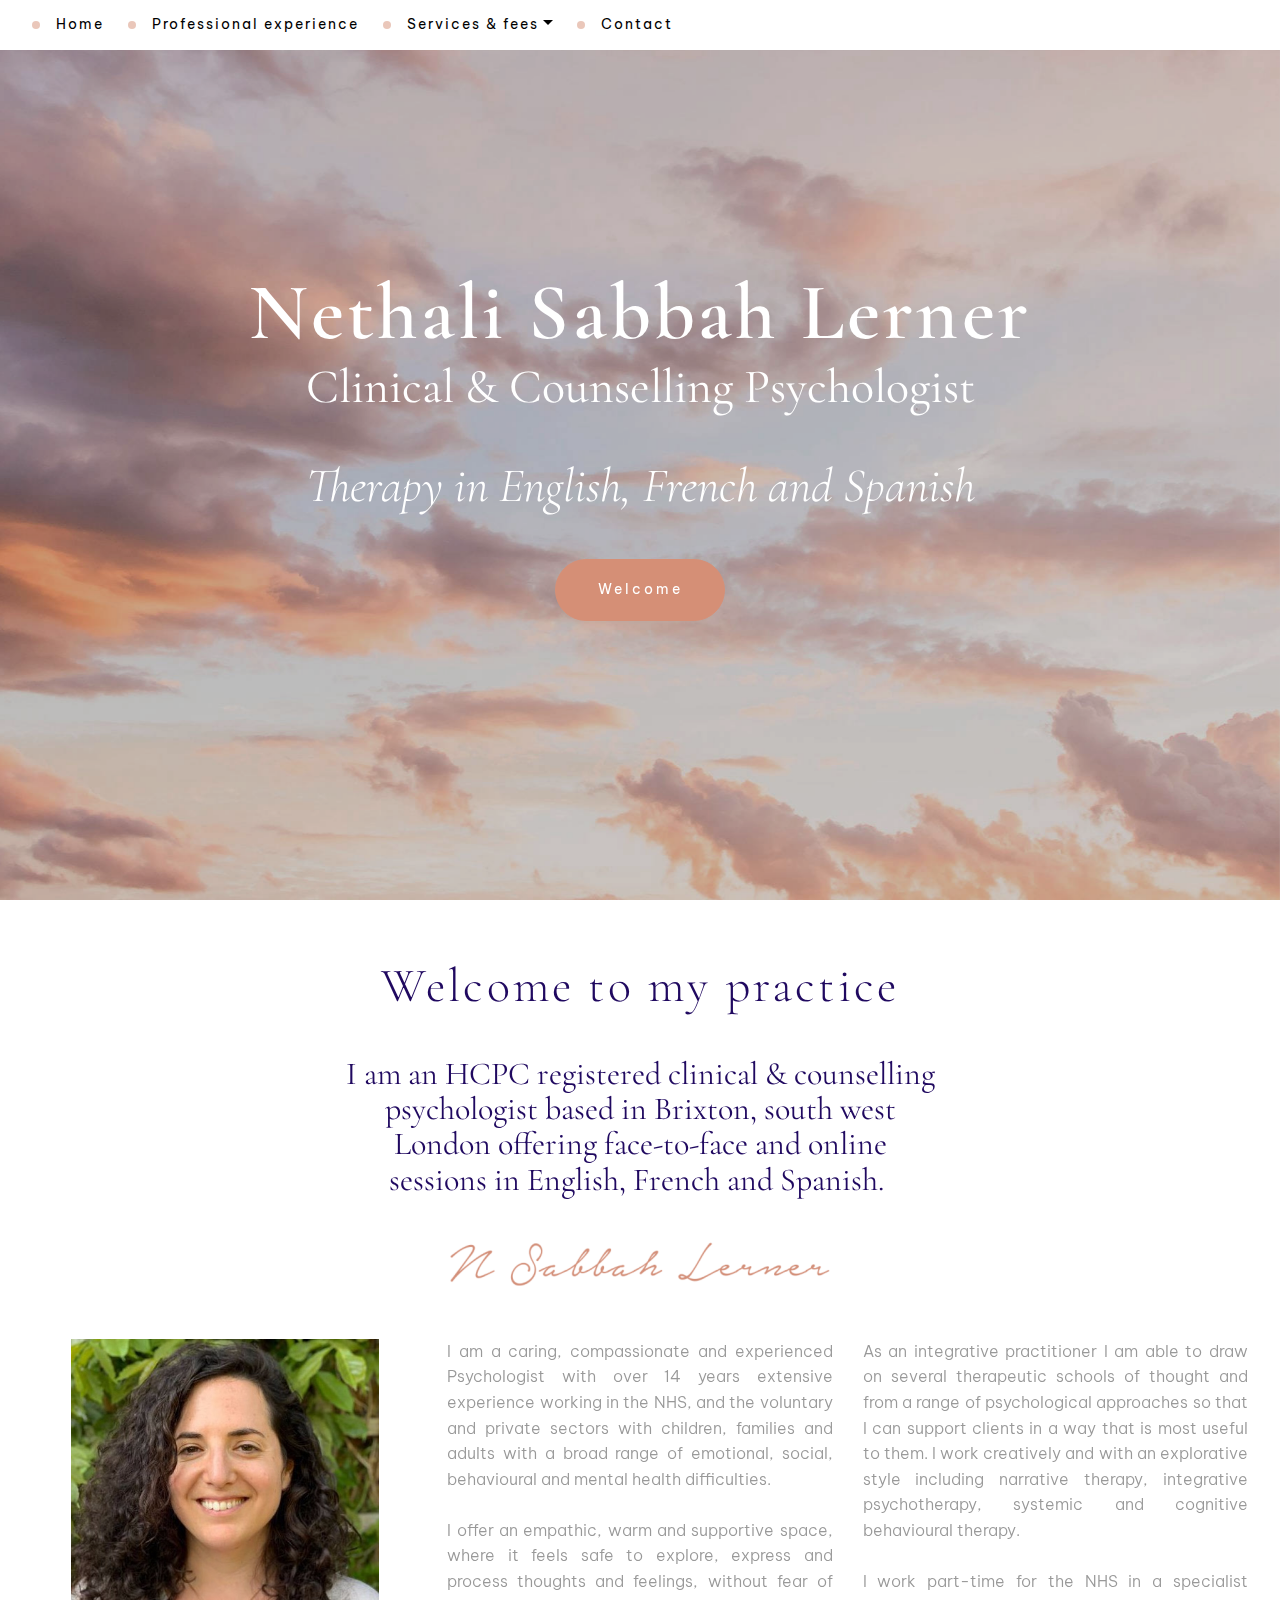
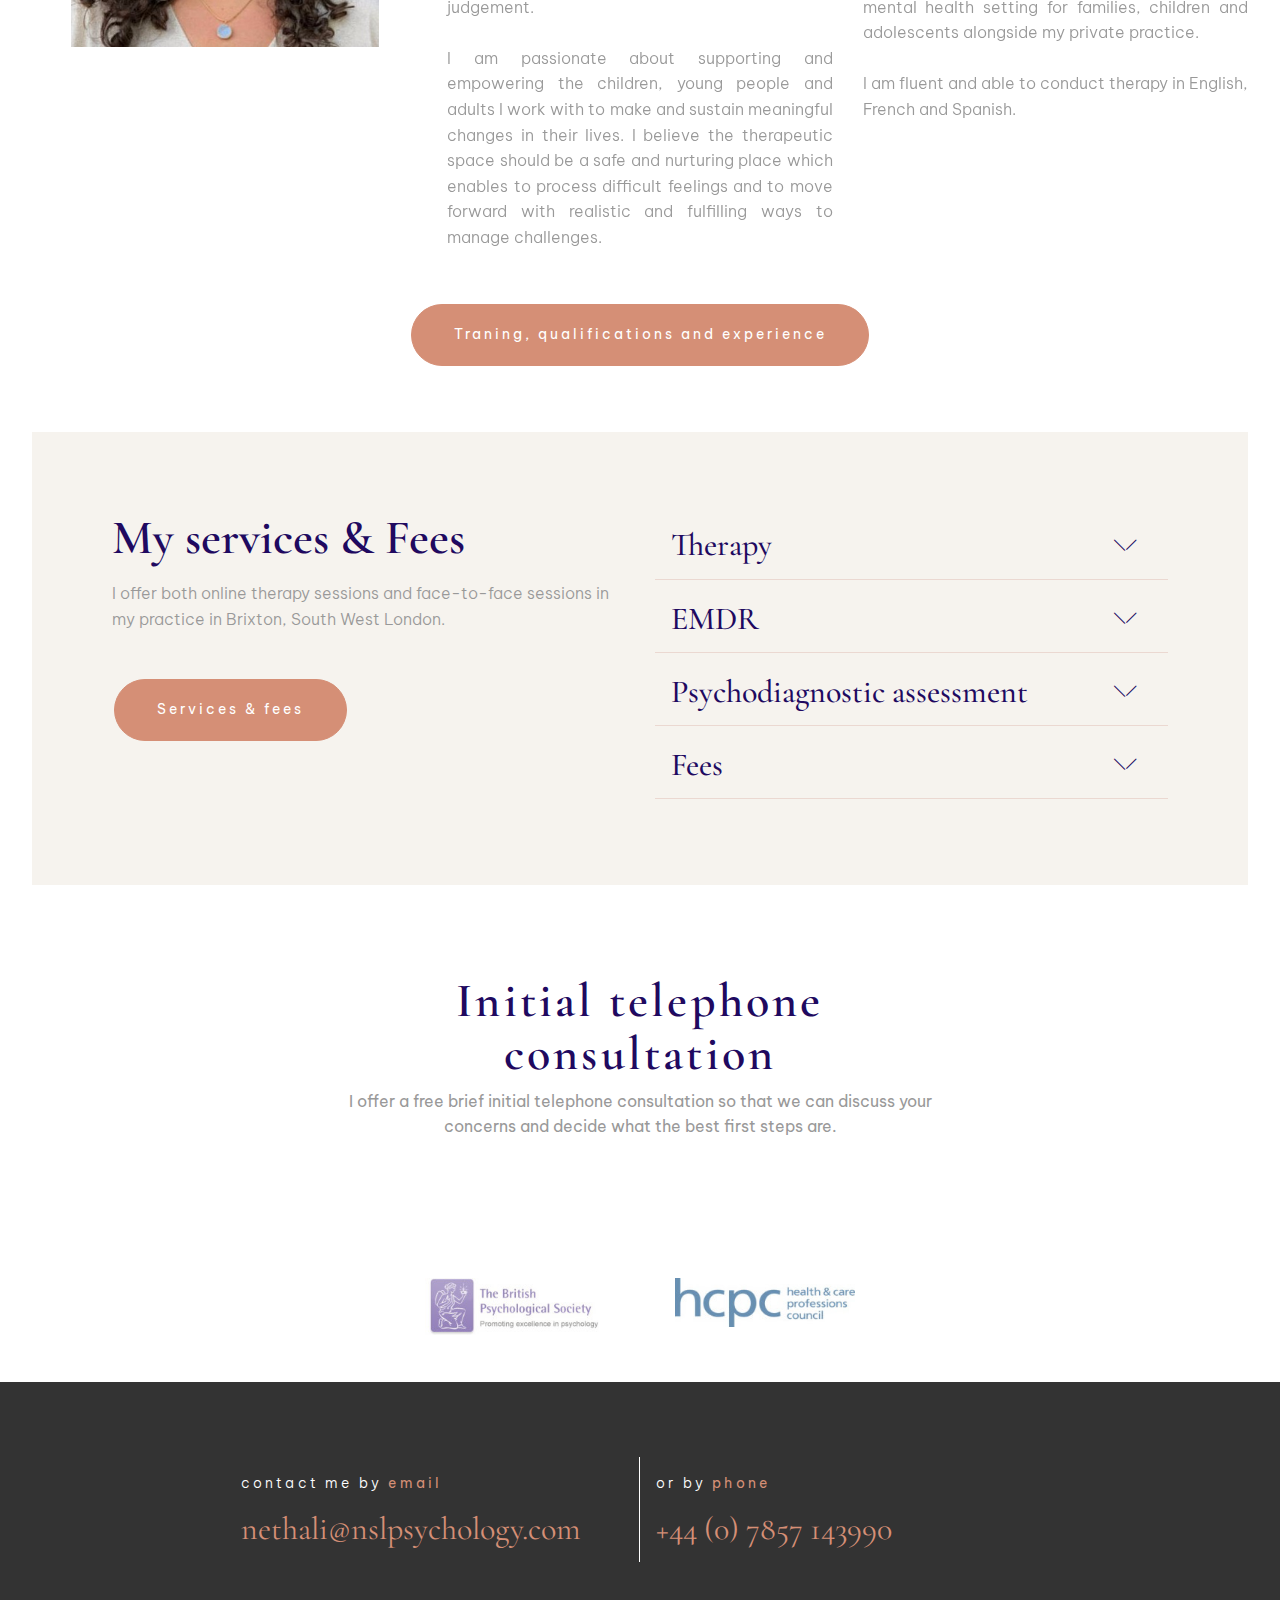
<file: index.html>
<!DOCTYPE html>
<html  >
<head>
  <!-- Site made with Mobirise Website Builder v4.12.3, https://mobirise.com -->
  <meta charset="UTF-8">
  <meta http-equiv="X-UA-Compatible" content="IE=edge">
  <meta name="generator" content="Mobirise v4.12.3, mobirise.com">
  <meta name="viewport" content="width=device-width, initial-scale=1, minimum-scale=1">
  <link rel="shortcut icon" href="assets/images/photo-profile-128x128-2.png" type="image/x-icon">
  <meta name="description" content="I am a clinical & counselling psychologist based in south west London offering Therapy / EMDR / Assessments face-to-face and online in English, French and Spanish">
  
  
  <title>Nethali Sabbah Lerner - clinical & counselling psychologist</title>
  <link rel="stylesheet" href="assets/web/assets/mobirise-icons2/mobirise2.css">
  <link rel="stylesheet" href="assets/web/assets/mobirise-icons/mobirise-icons.css">
  <link rel="stylesheet" href="assets/tether/tether.min.css">
  <link rel="stylesheet" href="assets/bootstrap/css/bootstrap.min.css">
  <link rel="stylesheet" href="assets/bootstrap/css/bootstrap-grid.min.css">
  <link rel="stylesheet" href="assets/bootstrap/css/bootstrap-reboot.min.css">
  <link rel="stylesheet" href="assets/dropdown/css/style.css">
  <link rel="stylesheet" href="assets/theme/css/style.css">
  <link rel="preload" as="style" href="assets/mobirise/css/mbr-additional.css"><link rel="stylesheet" href="assets/mobirise/css/mbr-additional.css" type="text/css">
  
  
  

</head>
<body>

<!-- Analytics -->
<!-- Global site tag (gtag.js) - Google Analytics -->
<script async src="https://www.googletagmanager.com/gtag/js?id=UA-164596780-1"></script>
<script>
  window.dataLayer = window.dataLayer || [];
  function gtag(){dataLayer.push(arguments);}
  gtag('js', new Date());

  gtag('config', 'UA-164596780-1');
</script>
<!-- /Analytics -->


  <section class="menu cid-rXb5jQiZpm" once="menu" id="menu1-2t">

    

    <nav class="navbar navbar-dropdown align-items-center navbar-fixed-top navbar-toggleable-sm">

        <div class="menu-bottom">


            



            <div class="collapse navbar-collapse" id="navbarSupportedContent">
                <ul class="navbar-nav nav-dropdown js-float-line nav-right navbar-nav-top-padding" data-app-modern-menu="true"><li class="nav-item">
                        <a class="nav-link link mbr-black text-black display-4" href="index.html#info1-16">
                            Home</a>
                    </li>
                    

                    

                    

                    <li class="nav-item">
                        <a class="nav-link link mbr-black text-black display-4" href="experience.html#team1-1i">
                            Professional experience</a>
                    </li><li class="nav-item dropdown"><a class="nav-link link mbr-black text-black dropdown-toggle display-4" href="services.html#team1-20" data-toggle="dropdown-submenu" aria-expanded="false">
                            Services &amp; fees</a><div class="dropdown-menu"><a class="mbr-black text-black dropdown-item display-4" href="services.html#content3-w">Therapy</a><a class="mbr-black text-black dropdown-item display-4" href="services.html#content3-x" aria-expanded="false">EMDR</a><a class="mbr-black text-black dropdown-item display-4" href="services.html#content3-y" aria-expanded="false">Psychodiagnostic assessments</a><a class="mbr-black text-black dropdown-item display-4" href="services.html#info1-1o" aria-expanded="false">Fees</a></div></li><li class="nav-item"><a class="nav-link link mbr-black text-black display-4" href="contact.html#contacts3-2s">
                            Contact</a></li></ul>

                

            </div>
            <button class="navbar-toggler " type="button" data-toggle="collapse" data-target="#navbarSupportedContent" aria-controls="navbarSupportedContent" aria-expanded="false" aria-label="Toggle navigation">
                <div class="hamburger">
                    <span></span>
                    <span></span>
                    <span></span>
                    <span></span>
                </div>
            </button>







        </div>
    </nav>
</section>

<section class="cid-rX9MiXrr8I mbr-fullscreen mbr-parallax-background" id="header1-0">

    

    <div class="mbr-overlay" style="background-color: rgb(0, 0, 0); opacity: 0.2;"></div>

    <div class="container align-center">
        <div class="row justify-content-center">
            <div class="mbr-black col-md-12 col-lg-8">
                <h2 class="mbr-section-subtitle mbr-fonts-style display-1"><strong>
                    Nethali Sabbah Lerner</strong></h2>
                <h1 class="mbr-section-title mbr-bold mbr-white pb-2 mbr-fonts-style display-2"><span style="font-weight: normal;">Clinical &amp; Counselling Psychologist</span></h1>
                <p class="mbr-text pb-4 mbr-white mbr-regular mbr-fonts-style display-2"><em>Therapy in English, French and Spanish</em><br></p>
                <div class="mbr-section-btn"><a class="btn btn-md btn-primary display-4" href="index.html#info1-16">Welcome</a></div>
            </div>
        </div>
    </div>
</section>

<section class="cid-rXa2WbyB20" id="info1-16">

    

    

    <div class="container">
        <div class="row justify-content-center">
            <div class="mbr-black col-md-12 col-lg-6 align-center">
                <h4 class="mbr-section-subtitle mbr-regular mbr-fonts-style display-2">Welcome to my practice<br></h4>
                <h3 class="mbr-section-title mbr-bold mbr-black pb-4 mbr-fonts-style display-5"><span style="font-weight: normal;"><br>I am an HCPC registered  clinical &amp; counselling psychologist based in Brixton, south west London offering face-to-face and online sessions in English, French and Spanish.&nbsp;</span></h3>
                
                <img class="pb-3" src="assets/images/screen-shot-2020-04-25-at-21.05.25-412x64.png" alt="Mobirise" title="">
                



            </div>
        </div>
    </div>
</section>

<section class="content1 cid-rXa55jkNgn" id="content1-17">

    

    

    <div class="container">
        <div class="row justify-content-center">

            <div class="img-col col-12 md-pb col-md-6 align-center col-lg-4">
                <img src="assets/images/photo-profile-616x616.jpeg" alt="Mobirise" title="">

            </div>


            <div class="mbr-black col-md-6 col-lg-4">

                <div class="content align-left mbr-white">
                    
                    
                    <p class="mbr-text pb-3 mbr-regular mbr-fonts-style display-7">I am a caring, compassionate and experienced Psychologist with over 14 years extensive experience working in the NHS, and the voluntary and private sectors with children, families and adults with a broad range of emotional, social, behavioural and mental health difficulties.<br><br>I offer an empathic, warm and supportive space, where it feels safe to explore, express and process thoughts and feelings, without fear of judgement.<br><br>I am passionate about supporting and empowering the children, young people and adults I work with to make and sustain meaningful changes in their lives. I believe the therapeutic space should be a safe and nurturing place which enables to process difficult feelings and to move forward with realistic and fulfilling ways to manage challenges.&nbsp;<br></p>
                    


                </div>
            </div>

            <div class="mbr-black col-md-12 col-lg-4">

                <div class="content align-left mbr-white">
                    <p class="mbr-text pb-3 mbr-regular mbr-fonts-style display-7">As an integrative practitioner I am able to draw on several therapeutic schools of thought and from a range of psychological approaches so that I can support clients in a way that is most useful to them. I work creatively and with an explorative style including narrative therapy, integrative psychotherapy, systemic and cognitive behavioural therapy.<br><br>I work part-time for the NHS in a specialist mental health setting for families, children and adolescents alongside my private practice. 
<br>
<br>I am fluent and able to conduct therapy in English, French and Spanish.<br></p>

                </div>
            </div>

        </div>
    </div>
</section>

<section class="cid-rXaIP8z39K" id="info1-22">

    

    

    <div class="container">
        <div class="row justify-content-center">
            <div class="mbr-black col-md-12 col-lg-6 align-center">
                
                
                
                
                <div class="mbr-section-btn"><a class="btn btn-md btn-primary display-4" href="experience.html#team1-1i">Traning, qualifications and experience</a></div>



            </div>
        </div>
    </div>
</section>

<section class="accordion1 cid-rXa2vdDwWv" id="accordion1-14">

    

    
    <div class="container">
        <div class="wrapper">
            <div class="row">

                <div class="mbr-black col-md-12 md-pb col-lg-6">
                    
                    <h3 class="mbr-section-title align-left mbr-bold mbr-white pb-2 mbr-fonts-style display-2">My services &amp; Fees</h3>
                    <p class="mbr-text pb-4 mbr-white align-left mbr-regular mbr-fonts-style display-7">
                        I offer both online therapy sessions and face-to-face sessions in my practice in Brixton, South West London.</p>                    
                    <div class="mbr-section-btn"><a class="btn btn-md btn-primary display-4" href="services.html#team1-2y">Services &amp; fees</a></div>



                </div>


                <div class="col-12 col-md-12 col-lg-6">


                    <div id="bootstrap-accordion_4" class="panel-group accordionStyles accordion" role="tablist" aria-multiselectable="true">
                        <div class="card">
                            <div class="card-header" role="tab" id="headingOne">
                                <a role="button" class="panel-title collapsed" data-toggle="collapse" data-core="" href="#collapse1_4" aria-expanded="false" aria-controls="collapse1">
                                    <h5 class="mbr-fonts-style display-5">
                                        <span class="sign mbr-iconfont mbri-arrow-down inactive"></span>Therapy</h5>
                                </a>
                            </div>
                            <div id="collapse1_4" class="panel-collapse noScroll collapse " role="tabpanel" aria-labelledby="headingOne" data-parent="#bootstrap-accordion_4">
                                <div class="panel-body">
                                    <p class="mbr-fonts-style panel-text display-7">
                                        I am experienced in working with all areas of mental health distress and life challenges with adults, children and adolescents. <a href="services.html#content3-w">Learn more</a>.<br><br>I offer 50-minute sessions in my practice in south west London or online via Skype, Zoom or Facetime. <br></p>
                                </div>
                            </div>
                        </div>
                        <div class="card">
                            <div class="card-header" role="tab" id="headingTwo">
                                <a role="button" class="collapsed panel-title" data-toggle="collapse" data-core="" href="#collapse2_4" aria-expanded="false" aria-controls="collapse2">
                                    <h5 class="mbr-fonts-style display-5">
                                        <span class="sign mbr-iconfont mbri-arrow-down inactive"></span>EMDR</h5>
                                </a>

                            </div>
                            <div id="collapse2_4" class="panel-collapse noScroll collapse" role="tabpanel" aria-labelledby="headingTwo" data-parent="#bootstrap-accordion_4">
                                <div class="panel-body">
                                    <p class="mbr-fonts-style panel-text display-7">I offer EMDR (Eye Movement Desensitization and Reprocessing) Therapy to adults, young people and children. EMDR is a specific type of therapy designed to alleviate the distress associated with traumatic memories and to recover from symptoms and emotional suffering that are the result of disturbing life experiences.&nbsp;<a href="services.html#content3-x">Learn more</a>.</p>
                                </div>
                            </div>
                        </div>
                        <div class="card">
                            <div class="card-header" role="tab" id="headingThree">
                                <a role="button" class="collapsed panel-title" data-toggle="collapse" data-core="" href="#collapse3_4" aria-expanded="false" aria-controls="collapse3">
                                    <h5 class="mbr-fonts-style display-5">
                                        <span class="sign mbr-iconfont mbri-arrow-down inactive"></span>Psychodiagnostic assessment</h5>
                                </a>
                            </div>
                            <div id="collapse3_4" class="panel-collapse noScroll collapse" role="tabpanel" aria-labelledby="headingThree" data-parent="#bootstrap-accordion_4">
                                <div class="panel-body">
                                    <p class="mbr-fonts-style panel-text display-7">I offer specialist psychological assessment and cognitive testing for children, young people and adults. <a href="services.html#content3-y">Learn more</a>.</p>
                                </div>
                            </div>
                        </div>
                        <div class="card">
                            <div class="card-header" role="tab" id="headingFour">
                                <a role="button" class="collapsed panel-title" data-toggle="collapse" data-core="" href="#collapse4_4" aria-expanded="false" aria-controls="collapse4">
                                    <h5 class="mbr-fonts-style display-5">
                                        <span class="sign mbr-iconfont mbri-arrow-down inactive"></span>Fees</h5>
                                </a>
                            </div>
                            <div id="collapse4_4" class="panel-collapse noScroll collapse" role="tabpanel" aria-labelledby="headingFour" data-parent="#bootstrap-accordion_4">
                                <div class="panel-body">
                                    <p class="mbr-fonts-style panel-text display-7">Each 50-minute therapy session of face-to-face or video-session is £120.<br><br>EMDR sessions are £150 and vary between 50-75 minutes. <br><br>Please <a href="contact.html">enquire</a> about Diagnostic Assessments (fees will vary depending of the needs and length of the assessment required).<br><br>I am registered and recognised by the following healthcare insurance providers: CIGNA, BUPA, AVIVA, AXA PPP, ALLIANZ, VITALITY HEALTH, HEALIX, WPA.<br><br>If you are on a low income please mention this when getting in touch, as I have a limited number of concession spaces.&nbsp;<br><br><a href="services.html#info1-1o">Learn more</a><br><br></p>
                                </div>
                            </div>
                        </div>
                        
                        
                    </div>
                </div>
            </div>
        </div>
    </div>
</section>

<section class="cid-rXaezMBdSu" id="info1-1n">

    

    

    <div class="container">
        <div class="row justify-content-center">
            <div class="mbr-black col-md-12 col-lg-6 align-center">
                <h4 class="mbr-section-subtitle mbr-regular mbr-fonts-style display-2"><strong>Initial telephone consultation</strong></h4>
                <h3 class="mbr-section-title mbr-bold mbr-black pb-4 mbr-fonts-style display-7"><span style="font-weight: normal;">I offer a free brief initial telephone consultation so that we can discuss your concerns and decide what the best first steps are.</span></h3>
                
                
                



            </div>
        </div>
    </div>
</section>

<section class="cid-rXyGlkI6SI" id="clients1-33">
    <!-- Block parameters controls (Blue "Gear" panel) -->
    
    <!-- End block parameters -->
    <div class="container images-container container-fluid">
        <div class="row justify-content-center">


            <div class="col-md-12">

                
                
                
            </div>



            <div class="col-md-3 card">
                <img src="assets/images/logo-bps-240x76.jpg" alt="" title="">
            </div>
            <div class="col-md-3 card">
                <img src="assets/images/logo-hcpc-240x66.jpg" alt="" title="">
            </div>
            
            
            
            
            
            
            
            



        </div>
    </div>
</section>

<section class="contacts3 cid-rXyGkObrzw" id="contacts3-32">

    

    
    <div class="container">




        <div class="row justify-content-center">
            <div class="card card1 p-3 col-12 col-md-7 col-lg-4">
                <div class="card-wrapper">


                    
                    <div class="card-box align-left">
                        <h4 class="card-title mbr-section-subtitle mbr-regular pb-3 mbr-black mbr-fonts-style display-4">contact me by <a href="mailto:nethali@nslpsychology.com">email</a></h4>
                        <h5 class="card-text mbr-regular mbr-black mbr-fonts-style display-5"><a href="mailto:nethali@nslpsychology.com">nethali@nslpsychology.com</a></h5>
                    </div>

                </div>
            </div>



            <div class="card card2 p-3 col-12 col-md-7 col-lg-4">


                <div class="card-wrapper">


                    
                    <div class="card-box align-left">
                        <h4 class="card-title mbr-section-subtitle mbr-regular pb-3 mbr-black mbr-fonts-style display-4">or by&nbsp;<a href="tel:+447857143990">phone</a></h4>
                        <h5 class="card-text mbr-regular mbr-black mbr-fonts-style display-5"><a href="tel:+447857143990">+44 (0) 7857 143990</a></h5>
                    </div>

                </div>
            </div>

            


        </div>
    </div>
</section>


  <script src="assets/web/assets/jquery/jquery.min.js"></script>
  <script src="assets/tether/tether.min.js"></script>
  <script src="assets/popper/popper.min.js"></script>
  <script src="assets/bootstrap/js/bootstrap.min.js"></script>
  <script src="assets/smoothscroll/smooth-scroll.js"></script>
  <script src="assets/mbr-switch-arrow/mbr-switch-arrow.js"></script>
  <script src="assets/dropdown/js/nav-dropdown.js"></script>
  <script src="assets/dropdown/js/navbar-dropdown.js"></script>
  <script src="assets/touchswipe/jquery.touch-swipe.min.js"></script>
  <script src="assets/parallax/jarallax.min.js"></script>
  <script src="assets/theme/js/script.js"></script>
  
  

</body>
</html>
</file>
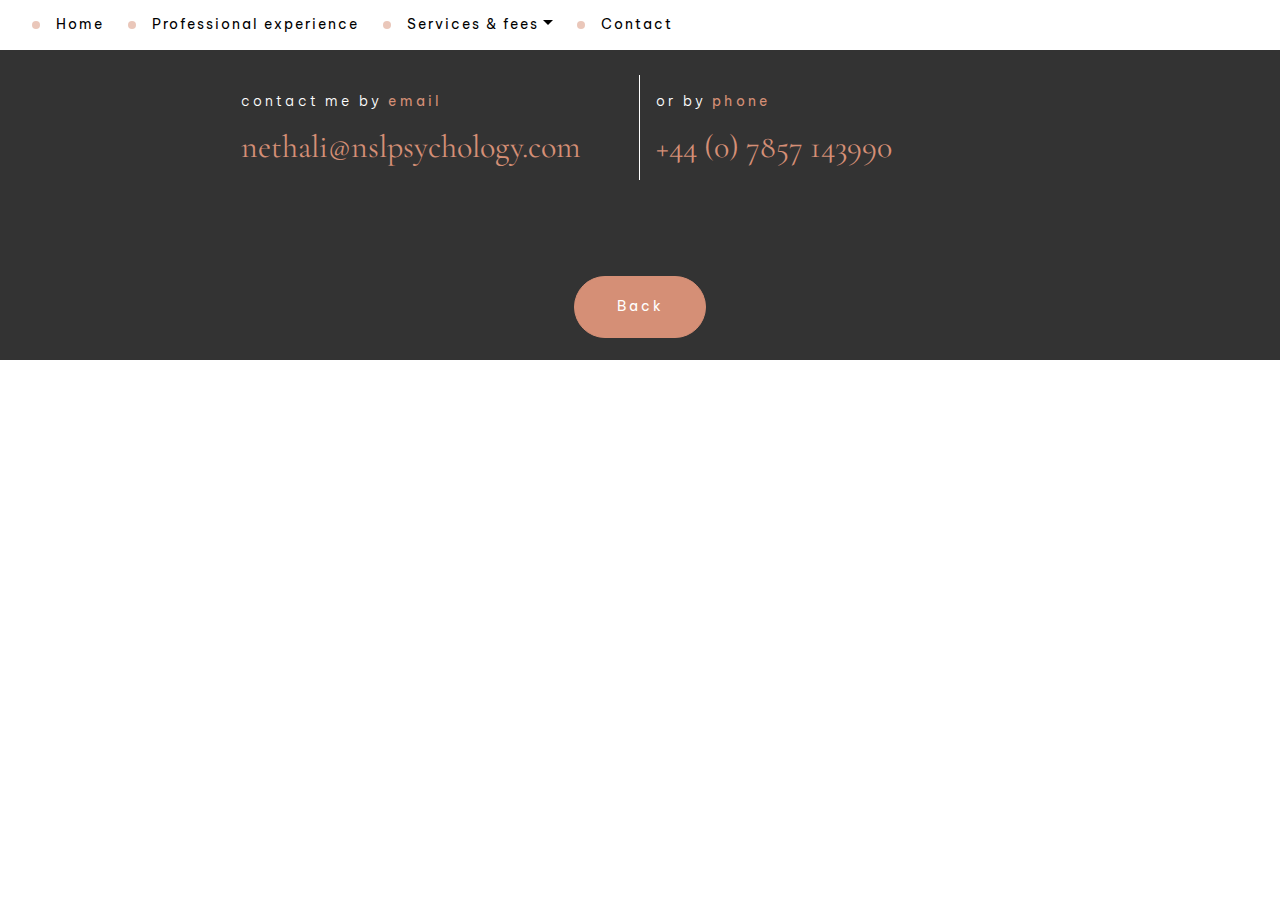
<file: contact.html>
<!DOCTYPE html>
<html  >
<head>
  <!-- Site made with Mobirise Website Builder v4.12.3, https://mobirise.com -->
  <meta charset="UTF-8">
  <meta http-equiv="X-UA-Compatible" content="IE=edge">
  <meta name="generator" content="Mobirise v4.12.3, mobirise.com">
  <meta name="viewport" content="width=device-width, initial-scale=1, minimum-scale=1">
  <link rel="shortcut icon" href="assets/images/photo-profile-128x128-2.png" type="image/x-icon">
  <meta name="description" content="I am a clinical & counselling psychologist based in south west London. Email nethali@nslpsychology.com or call +44 (0) 7857 143990 ">
  
  
  <title>Contact details</title>
  <link rel="stylesheet" href="assets/web/assets/mobirise-icons2/mobirise2.css">
  <link rel="stylesheet" href="assets/tether/tether.min.css">
  <link rel="stylesheet" href="assets/bootstrap/css/bootstrap.min.css">
  <link rel="stylesheet" href="assets/bootstrap/css/bootstrap-grid.min.css">
  <link rel="stylesheet" href="assets/bootstrap/css/bootstrap-reboot.min.css">
  <link rel="stylesheet" href="assets/dropdown/css/style.css">
  <link rel="stylesheet" href="assets/theme/css/style.css">
  <link rel="preload" as="style" href="assets/mobirise/css/mbr-additional.css"><link rel="stylesheet" href="assets/mobirise/css/mbr-additional.css" type="text/css">
  
  
  

</head>
<body>

<!-- Analytics -->
<!-- Global site tag (gtag.js) - Google Analytics -->
<script async src="https://www.googletagmanager.com/gtag/js?id=UA-164596780-1"></script>
<script>
  window.dataLayer = window.dataLayer || [];
  function gtag(){dataLayer.push(arguments);}
  gtag('js', new Date());

  gtag('config', 'UA-164596780-1');
</script>
<!-- /Analytics -->


  <section class="contacts3 cid-rXyG8PNyH4" id="contacts3-2z">

    

    
    <div class="container">




        <div class="row justify-content-center">
            <div class="card card1 p-3 col-12 col-md-7 col-lg-4">
                <div class="card-wrapper">


                    
                    <div class="card-box align-left">
                        <h4 class="card-title mbr-section-subtitle mbr-regular pb-3 mbr-black mbr-fonts-style display-4">contact me by <a href="mailto:nethali@nslpsychology.com">email</a></h4>
                        <h5 class="card-text mbr-regular mbr-black mbr-fonts-style display-5"><a href="mailto:nethali@nslpsychology.com">nethali@nslpsychology.com</a></h5>
                    </div>

                </div>
            </div>



            <div class="card card2 p-3 col-12 col-md-7 col-lg-4">


                <div class="card-wrapper">


                    
                    <div class="card-box align-left">
                        <h4 class="card-title mbr-section-subtitle mbr-regular pb-3 mbr-black mbr-fonts-style display-4">or by&nbsp;<a href="tel:+447857143990">phone</a></h4>
                        <h5 class="card-text mbr-regular mbr-black mbr-fonts-style display-5"><a href="tel:+447857143990">+44 (0) 7857 143990</a></h5>
                    </div>

                </div>
            </div>

            


        </div>
    </div>
</section>

<section class="cid-rXaYEdAzJc" id="info1-2i">

    

    

    <div class="container">
        <div class="row justify-content-center">
            <div class="mbr-black col-md-12 col-lg-6 align-center">
                
                
                
                
                <div class="mbr-section-btn"><a class="btn btn-md btn-primary display-4" href="javascript:javascript:history.go(-1)">Back</a></div>



            </div>
        </div>
    </div>
</section>

<section class="menu cid-rXb5jQiZpm" once="menu" id="menu1-2t">

    

    <nav class="navbar navbar-dropdown align-items-center navbar-fixed-top navbar-toggleable-sm">

        <div class="menu-bottom">


            



            <div class="collapse navbar-collapse" id="navbarSupportedContent">
                <ul class="navbar-nav nav-dropdown js-float-line nav-right navbar-nav-top-padding" data-app-modern-menu="true"><li class="nav-item">
                        <a class="nav-link link mbr-black text-black display-4" href="index.html#info1-16">
                            Home</a>
                    </li>
                    

                    

                    

                    <li class="nav-item">
                        <a class="nav-link link mbr-black text-black display-4" href="experience.html#team1-1i">
                            Professional experience</a>
                    </li><li class="nav-item dropdown"><a class="nav-link link mbr-black text-black dropdown-toggle display-4" href="services.html#team1-20" data-toggle="dropdown-submenu" aria-expanded="false">
                            Services &amp; fees</a><div class="dropdown-menu"><a class="mbr-black text-black dropdown-item display-4" href="services.html#content3-w">Therapy</a><a class="mbr-black text-black dropdown-item display-4" href="services.html#content3-x" aria-expanded="false">EMDR</a><a class="mbr-black text-black dropdown-item display-4" href="services.html#content3-y" aria-expanded="false">Psychodiagnostic assessments</a><a class="mbr-black text-black dropdown-item display-4" href="services.html#info1-1o" aria-expanded="false">Fees</a></div></li><li class="nav-item"><a class="nav-link link mbr-black text-black display-4" href="contact.html#contacts3-2s">
                            Contact</a></li></ul>

                

            </div>
            <button class="navbar-toggler " type="button" data-toggle="collapse" data-target="#navbarSupportedContent" aria-controls="navbarSupportedContent" aria-expanded="false" aria-label="Toggle navigation">
                <div class="hamburger">
                    <span></span>
                    <span></span>
                    <span></span>
                    <span></span>
                </div>
            </button>







        </div>
    </nav>
</section>


  <script src="assets/web/assets/jquery/jquery.min.js"></script>
  <script src="assets/popper/popper.min.js"></script>
  <script src="assets/tether/tether.min.js"></script>
  <script src="assets/bootstrap/js/bootstrap.min.js"></script>
  <script src="assets/smoothscroll/smooth-scroll.js"></script>
  <script src="assets/dropdown/js/nav-dropdown.js"></script>
  <script src="assets/dropdown/js/navbar-dropdown.js"></script>
  <script src="assets/touchswipe/jquery.touch-swipe.min.js"></script>
  <script src="assets/theme/js/script.js"></script>
  
  

</body>
</html>
</file>
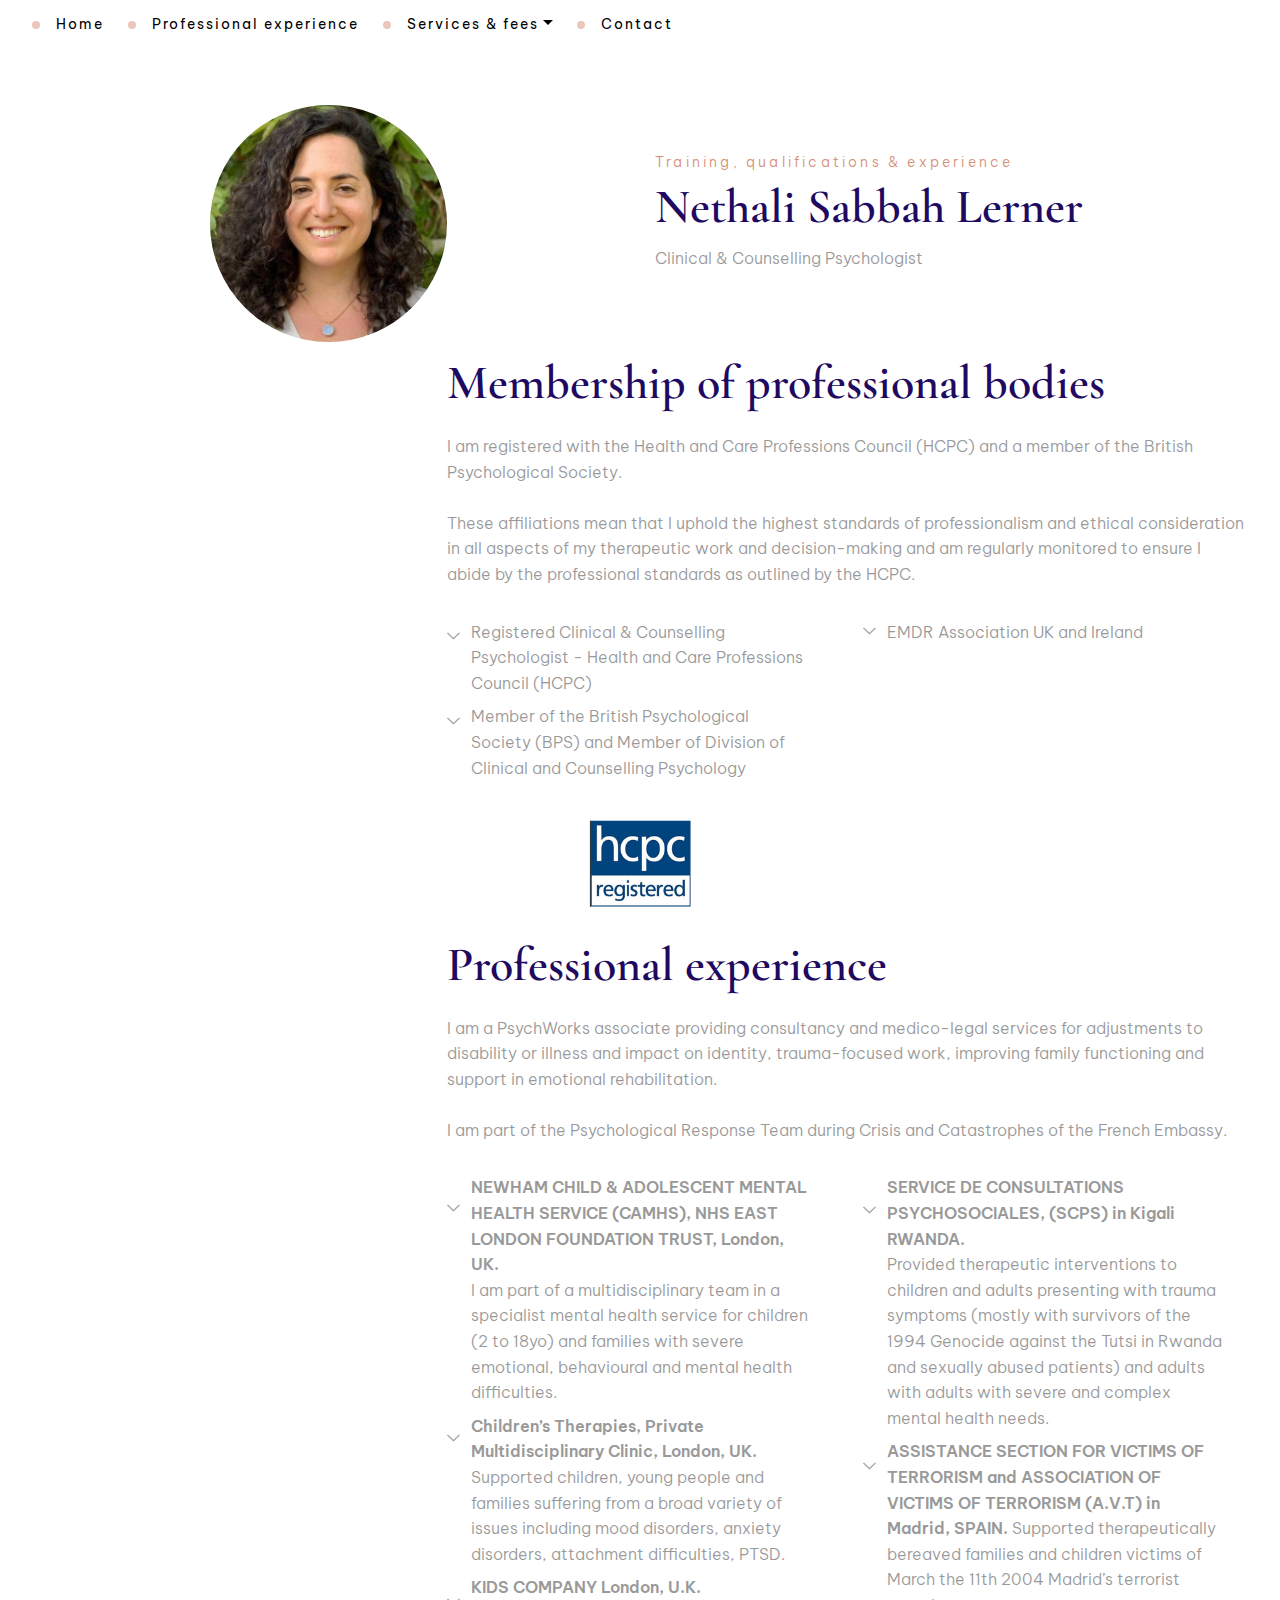
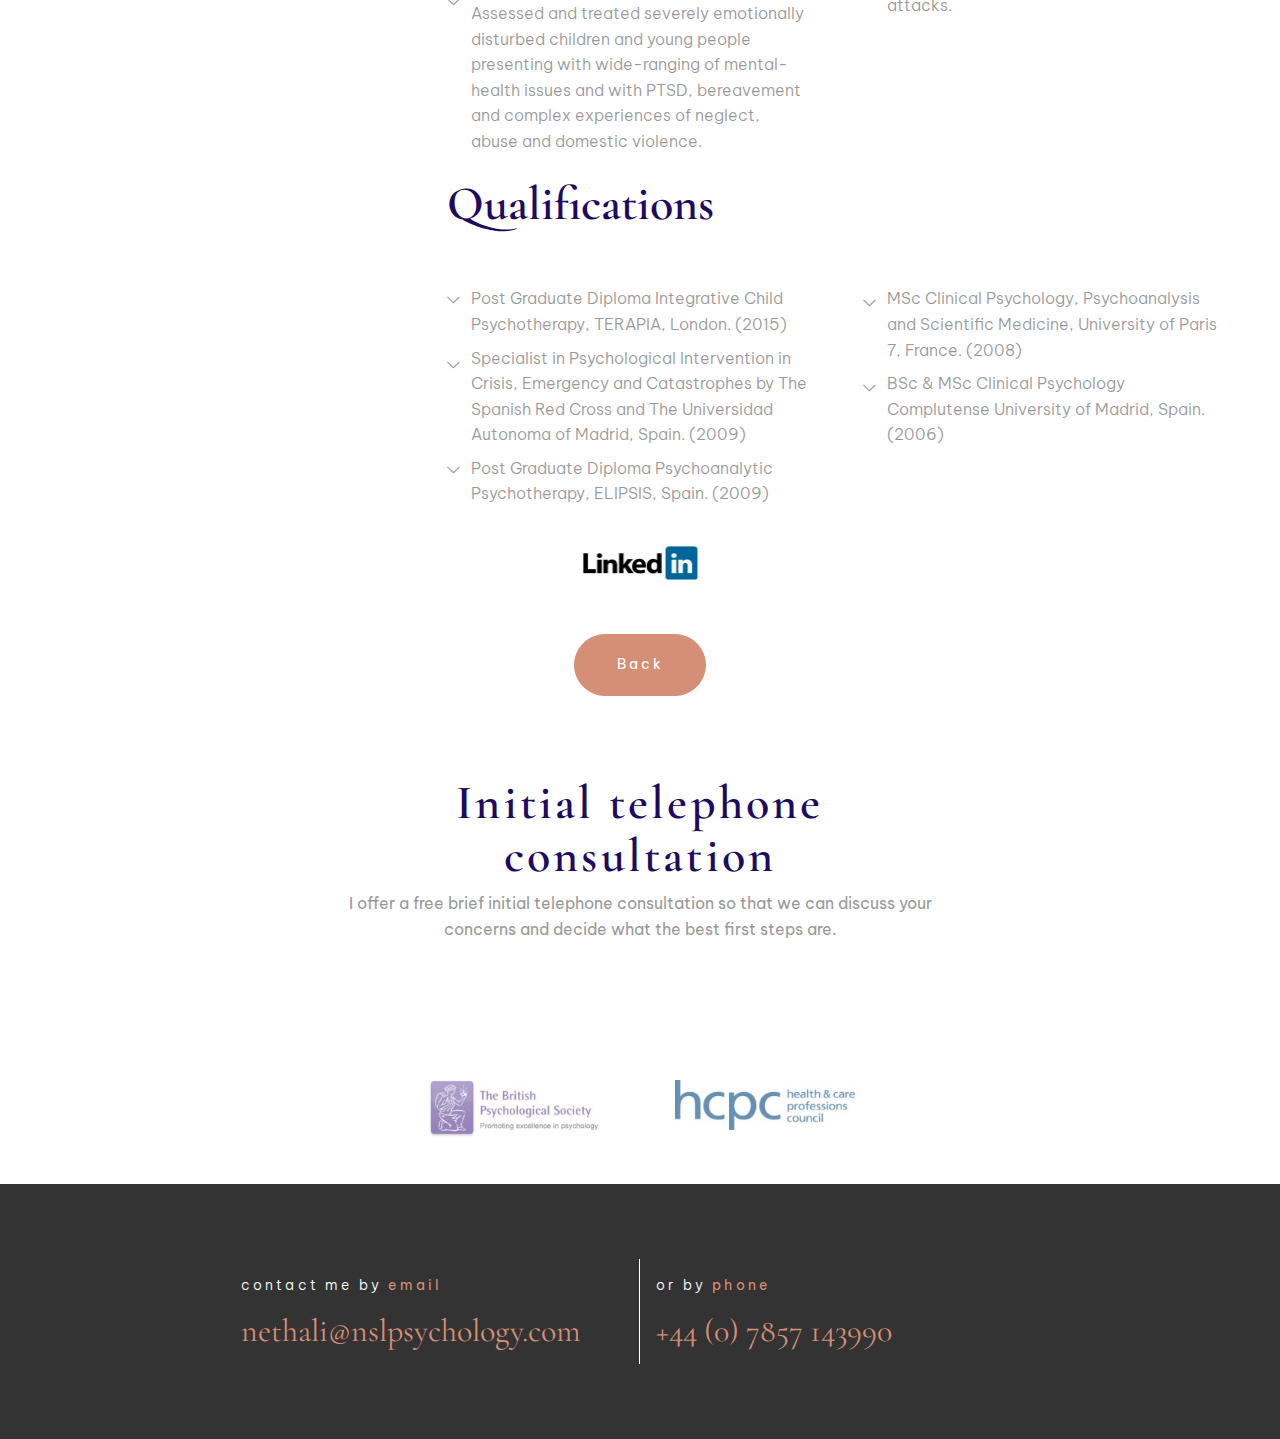
<file: experience.html>
<!DOCTYPE html>
<html  >
<head>
  <!-- Site made with Mobirise Website Builder v4.12.3, https://mobirise.com -->
  <meta charset="UTF-8">
  <meta http-equiv="X-UA-Compatible" content="IE=edge">
  <meta name="generator" content="Mobirise v4.12.3, mobirise.com">
  <meta name="viewport" content="width=device-width, initial-scale=1, minimum-scale=1">
  <link rel="shortcut icon" href="assets/images/photo-profile-128x128-2.png" type="image/x-icon">
  <meta name="description" content="I am a clinical & counselling psychologist based in south west London offering Therapy / EMDR / Assessments face-to-face and online in English, French and Spanish">
  
  
  <title>About me</title>
  <link rel="stylesheet" href="assets/web/assets/mobirise-icons2/mobirise2.css">
  <link rel="stylesheet" href="assets/tether/tether.min.css">
  <link rel="stylesheet" href="assets/bootstrap/css/bootstrap.min.css">
  <link rel="stylesheet" href="assets/bootstrap/css/bootstrap-grid.min.css">
  <link rel="stylesheet" href="assets/bootstrap/css/bootstrap-reboot.min.css">
  <link rel="stylesheet" href="assets/dropdown/css/style.css">
  <link rel="stylesheet" href="assets/theme/css/style.css">
  <link rel="preload" as="style" href="assets/mobirise/css/mbr-additional.css"><link rel="stylesheet" href="assets/mobirise/css/mbr-additional.css" type="text/css">
  
  
  

</head>
<body>

<!-- Analytics -->
<!-- Global site tag (gtag.js) - Google Analytics -->
<script async src="https://www.googletagmanager.com/gtag/js?id=UA-164596780-1"></script>
<script>
  window.dataLayer = window.dataLayer || [];
  function gtag(){dataLayer.push(arguments);}
  gtag('js', new Date());

  gtag('config', 'UA-164596780-1');
</script>
<!-- /Analytics -->


  <section class="team1 cid-rXa9sq5Ww2" id="team1-1i">

    

    
    <div class="container">
        <div class="row">

            <div class="card col-12 img-col align-center col-md-12 col-lg-6">
                <img src="assets/images/photo-profile-616x616.jpeg" alt="Mobirise" title="">

            </div>



            <div class="card col-12 m-auto col-md-12 col-lg-6">


                <div class="wrapper align-left">

                    <h3 class="mbr-section-subtitle mbr-regular mbr-white mbr-fonts-style display-4">Training, qualifications &amp; experience</h3>

                    <h4 class="card-title mbr-semibold mbr-white mbr-fonts-style display-2"><span style="font-weight: 600;">Nethali Sabbah Lerner</span></h4>

                    <p class="mbr-text pb-2 mbr-white mbr-regular mbr-fonts-style display-7">
                        Clinical &amp; Counselling Psychologist</p>

                    



                </div>
            </div>


        </div>
    </div>
</section>

<section class="content3 cid-rXcUdKVMPK" id="content3-2v">

    

    

    <div class="container">
        <div class="row justify-content-center">

            <div class="img-col col-12 md-pb col-md-7 align-center col-lg-4">
                <img src="assets/images/01.jpg" alt="Mobirise">

            </div>


            <div class="mbr-black col-md-12 col-lg-8">

                <div class="content mbr-white">
                    
                    <h3 class="mbr-section-title mbr-bold pb-3 mbr-fonts-style display-2">Membership of professional bodies</h3>
                    <p class="mbr-text pb-3 mbr-regular mbr-fonts-style display-7">I am registered with the Health and Care Professions Council (HCPC) and a member of the British Psychological Society.<br><br> These affiliations mean that I uphold the highest standards of professionalism and ethical consideration in all aspects of my therapeutic work and decision-making and am regularly monitored to ensure I abide by the professional standards as outlined by the HCPC.<br></p>


                    <div class="row justify-content-center">
                        <div class="mbr-black col-md-6 col-lg-6">


                            <div class="link-wrap">

                                <h5 class="link mbr-black mbr-fonts-style display-7">Registered Clinical &amp; Counselling Psychologist - Health and Care Professions Council (HCPC)</h5>

                                <h5 class="link mbr-black mbr-fonts-style display-7">Member of the British Psychological Society (BPS) and Member of Division of Clinical and Counselling Psychology</h5>

                                

                                

                                

                                


                            </div>

                        </div>

                        <div class="mbr-black col-md-6 col-lg-6">


                            <div class="link-wrap">

                                <h5 class="link mbr-black mbr-fonts-style display-7">EMDR Association UK and Ireland</h5>

                                

                                

                                

                                

                                


                            </div>
                        </div>


                    </div>

                </div>
            </div>
        </div>
    </div>

</section>

<section class="cid-rXyGEVhKrb" id="info1-34">

    

    

    <div class="container">
        <div class="row justify-content-center">
            <div class="mbr-black col-md-12 col-lg-6 align-center">
                
                
                
                <img class="pb-3" src="assets/images/hcpc-registred-191x191.png" alt="Mobirise" title="">
                



            </div>
        </div>
    </div>
</section>

<section class="content3 cid-rXa7PoqtrT" id="content3-1g">

    

    

    <div class="container">
        <div class="row justify-content-center">

            <div class="img-col col-12 md-pb col-md-7 align-center col-lg-4">
                <img src="assets/images/010.jpg" alt="Mobirise">

            </div>


            <div class="mbr-black col-md-12 col-lg-8">

                <div class="content mbr-white">
                    
                    <h3 class="mbr-section-title mbr-bold pb-3 mbr-fonts-style display-2">Professional experience</h3>
                    <p class="mbr-text pb-3 mbr-regular mbr-fonts-style display-7">I am a PsychWorks associate providing consultancy and medico-legal services for adjustments to disability or illness and impact on identity, trauma-focused work, improving family functioning and support in emotional rehabilitation.<br><br>I am part of the Psychological Response Team during Crisis and Catastrophes of the French Embassy. &nbsp;<br></p>


                    <div class="row justify-content-center">
                        <div class="mbr-black col-md-6 col-lg-6">


                            <div class="link-wrap">

                                <h5 class="link mbr-black mbr-fonts-style display-7"><strong>NEWHAM CHILD &amp; ADOLESCENT MENTAL HEALTH SERVICE (CAMHS), NHS EAST LONDON FOUNDATION TRUST, London, UK.<br></strong>I am part of a multidisciplinary team in a specialist mental health service for children (2 to 18yo) and families with severe emotional, behavioural and mental health difficulties.</h5>

                                <h5 class="link mbr-black mbr-fonts-style display-7"><strong>Children’s Therapies, Private Multidisciplinary Clinic, London, UK.</strong><span style="font-weight: 600;"><br></span>Supported children, young people and families suffering from a broad variety of issues including mood disorders, anxiety disorders, attachment difficulties, PTSD.&nbsp;</h5>

                                <h5 class="link mbr-black mbr-fonts-style display-7"><strong>KIDS COMPANY London, U.K.</strong> <br>Assessed and treated severely emotionally disturbed children and young people presenting with wide-ranging of mental-health issues and with PTSD, bereavement and complex experiences of neglect, abuse and domestic violence.&nbsp;</h5>

                                

                                

                                


                            </div>

                        </div>

                        <div class="mbr-black col-md-6 col-lg-6">


                            <div class="link-wrap">

                                <h5 class="link mbr-black mbr-fonts-style display-7"><strong>SERVICE DE CONSULTATIONS PSYCHOSOCIALES, (SCPS) in Kigali RWANDA. <br></strong>Provided therapeutic interventions to children and adults presenting with trauma symptoms (mostly with survivors of the 1994 Genocide against the Tutsi in Rwanda and sexually abused patients) and adults with adults with severe and complex mental health needs.</h5>

                                <h5 class="link mbr-black mbr-fonts-style display-7"><strong>ASSISTANCE SECTION FOR VICTIMS OF TERRORISM and ASSOCIATION OF VICTIMS OF TERRORISM (A.V.T) in Madrid, SPAIN. </strong>Supported therapeutically bereaved families and children victims of March the 11th 2004 Madrid’s terrorist attacks.</h5>

                                

                                

                                

                                


                            </div>
                        </div>


                    </div>

                </div>
            </div>
        </div>
    </div>

</section>

<section class="content3 cid-rXa70EAD03" id="content3-1c">

    

    

    <div class="container">
        <div class="row justify-content-center">

            <div class="img-col col-12 md-pb col-md-7 align-center col-lg-4">
                <img src="assets/images/010.jpg" alt="Mobirise">

            </div>


            <div class="mbr-black col-md-12 col-lg-8">

                <div class="content mbr-white">
                    
                    <h3 class="mbr-section-title mbr-bold pb-3 mbr-fonts-style display-2">Qualifications</h3>
                    <p class="mbr-text pb-3 mbr-regular mbr-fonts-style display-7"></p>


                    <div class="row justify-content-center">
                        <div class="mbr-black col-md-6 col-lg-6">


                            <div class="link-wrap">

                                <h5 class="link mbr-black mbr-fonts-style display-7">Post Graduate Diploma Integrative Child Psychotherapy, TERAPIA, London. (2015)</h5>

                                <h5 class="link mbr-black mbr-fonts-style display-7">Specialist in Psychological Intervention in Crisis, Emergency and Catastrophes by The Spanish Red Cross and The Universidad Autonoma of Madrid, Spain. (2009)</h5>

                                <h5 class="link mbr-black mbr-fonts-style display-7">Post Graduate Diploma Psychoanalytic Psychotherapy, ELIPSIS, Spain. (2009)</h5>

                                

                                

                                


                            </div>

                        </div>

                        <div class="mbr-black col-md-6 col-lg-6">


                            <div class="link-wrap">

                                <h5 class="link mbr-black mbr-fonts-style display-7">MSc Clinical Psychology, Psychoanalysis and Scientific Medicine, University of Paris 7, France. (2008)</h5>

                                <h5 class="link mbr-black mbr-fonts-style display-7">BSc &amp; MSc Clinical Psychology Complutense University of Madrid, Spain. (2006)</h5>

                                

                                

                                

                                


                            </div>
                        </div>


                    </div>

                </div>
            </div>
        </div>
    </div>

</section>

<section class="cid-rXaUbA5uzc" id="info1-2e">

    

    

    <div class="container">
        <div class="row justify-content-center">
            <div class="mbr-black col-md-12 col-lg-6 align-center">
                
                
                
                <a href="https://www.linkedin.com/in/nethali-sabbah-lerner-24b0884b" target="_blank"><img class="pb-3" src="assets/images/linkedin-logo-240x74.png" alt="Mobirise" title=""></a>
                



            </div>
        </div>
    </div>
</section>

<section class="cid-rXaJWHNvpF" id="info1-24">

    

    

    <div class="container">
        <div class="row justify-content-center">
            <div class="mbr-black col-md-12 col-lg-6 align-center">
                
                
                
                
                <div class="mbr-section-btn"><a class="btn btn-md btn-primary display-4" href="javascript:javascript:history.go(-1)">Back</a></div>



            </div>
        </div>
    </div>
</section>

<section class="cid-rXarVgtI4W" id="info1-1u">

    

    

    <div class="container">
        <div class="row justify-content-center">
            <div class="mbr-black col-md-12 col-lg-6 align-center">
                <h4 class="mbr-section-subtitle mbr-regular mbr-fonts-style display-2"><strong>Initial telephone consultation</strong></h4>
                <h3 class="mbr-section-title mbr-bold mbr-black pb-4 mbr-fonts-style display-7"><span style="font-weight: normal;">I offer a free brief initial telephone consultation so that we can discuss your concerns and decide what the best first steps are.</span></h3>
                
                
                



            </div>
        </div>
    </div>
</section>

<section class="cid-rXyGcwkn77" id="clients1-30">
    <!-- Block parameters controls (Blue "Gear" panel) -->
    
    <!-- End block parameters -->
    <div class="container images-container container-fluid">
        <div class="row justify-content-center">


            <div class="col-md-12">

                
                
                
            </div>



            <div class="col-md-3 card">
                <img src="assets/images/logo-bps-240x76.jpg" alt="" title="">
            </div>
            <div class="col-md-3 card">
                <img src="assets/images/logo-hcpc-240x66.jpg" alt="" title="">
            </div>
            
            
            
            
            
            
            
            



        </div>
    </div>
</section>

<section class="contacts3 cid-rXyGebr0OO" id="contacts3-31">

    

    
    <div class="container">




        <div class="row justify-content-center">
            <div class="card card1 p-3 col-12 col-md-7 col-lg-4">
                <div class="card-wrapper">


                    
                    <div class="card-box align-left">
                        <h4 class="card-title mbr-section-subtitle mbr-regular pb-3 mbr-black mbr-fonts-style display-4">contact me by <a href="mailto:nethali@nslpsychology.com">email</a></h4>
                        <h5 class="card-text mbr-regular mbr-black mbr-fonts-style display-5"><a href="mailto:nethali@nslpsychology.com">nethali@nslpsychology.com</a></h5>
                    </div>

                </div>
            </div>



            <div class="card card2 p-3 col-12 col-md-7 col-lg-4">


                <div class="card-wrapper">


                    
                    <div class="card-box align-left">
                        <h4 class="card-title mbr-section-subtitle mbr-regular pb-3 mbr-black mbr-fonts-style display-4">or by&nbsp;<a href="tel:+447857143990">phone</a></h4>
                        <h5 class="card-text mbr-regular mbr-black mbr-fonts-style display-5"><a href="tel:+447857143990">+44 (0) 7857 143990</a></h5>
                    </div>

                </div>
            </div>

            


        </div>
    </div>
</section>

<section class="menu cid-rXb5jQiZpm" once="menu" id="menu1-2t">

    

    <nav class="navbar navbar-dropdown align-items-center navbar-fixed-top navbar-toggleable-sm">

        <div class="menu-bottom">


            



            <div class="collapse navbar-collapse" id="navbarSupportedContent">
                <ul class="navbar-nav nav-dropdown js-float-line nav-right navbar-nav-top-padding" data-app-modern-menu="true"><li class="nav-item">
                        <a class="nav-link link mbr-black text-black display-4" href="index.html#info1-16">
                            Home</a>
                    </li>
                    

                    

                    

                    <li class="nav-item">
                        <a class="nav-link link mbr-black text-black display-4" href="experience.html#team1-1i">
                            Professional experience</a>
                    </li><li class="nav-item dropdown"><a class="nav-link link mbr-black text-black dropdown-toggle display-4" href="services.html#team1-20" data-toggle="dropdown-submenu" aria-expanded="false">
                            Services &amp; fees</a><div class="dropdown-menu"><a class="mbr-black text-black dropdown-item display-4" href="services.html#content3-w">Therapy</a><a class="mbr-black text-black dropdown-item display-4" href="services.html#content3-x" aria-expanded="false">EMDR</a><a class="mbr-black text-black dropdown-item display-4" href="services.html#content3-y" aria-expanded="false">Psychodiagnostic assessments</a><a class="mbr-black text-black dropdown-item display-4" href="services.html#info1-1o" aria-expanded="false">Fees</a></div></li><li class="nav-item"><a class="nav-link link mbr-black text-black display-4" href="contact.html#contacts3-2s">
                            Contact</a></li></ul>

                

            </div>
            <button class="navbar-toggler " type="button" data-toggle="collapse" data-target="#navbarSupportedContent" aria-controls="navbarSupportedContent" aria-expanded="false" aria-label="Toggle navigation">
                <div class="hamburger">
                    <span></span>
                    <span></span>
                    <span></span>
                    <span></span>
                </div>
            </button>







        </div>
    </nav>
</section>


  <script src="assets/web/assets/jquery/jquery.min.js"></script>
  <script src="assets/popper/popper.min.js"></script>
  <script src="assets/tether/tether.min.js"></script>
  <script src="assets/bootstrap/js/bootstrap.min.js"></script>
  <script src="assets/smoothscroll/smooth-scroll.js"></script>
  <script src="assets/dropdown/js/nav-dropdown.js"></script>
  <script src="assets/dropdown/js/navbar-dropdown.js"></script>
  <script src="assets/touchswipe/jquery.touch-swipe.min.js"></script>
  <script src="assets/theme/js/script.js"></script>
  
  

</body>
</html>
</file>
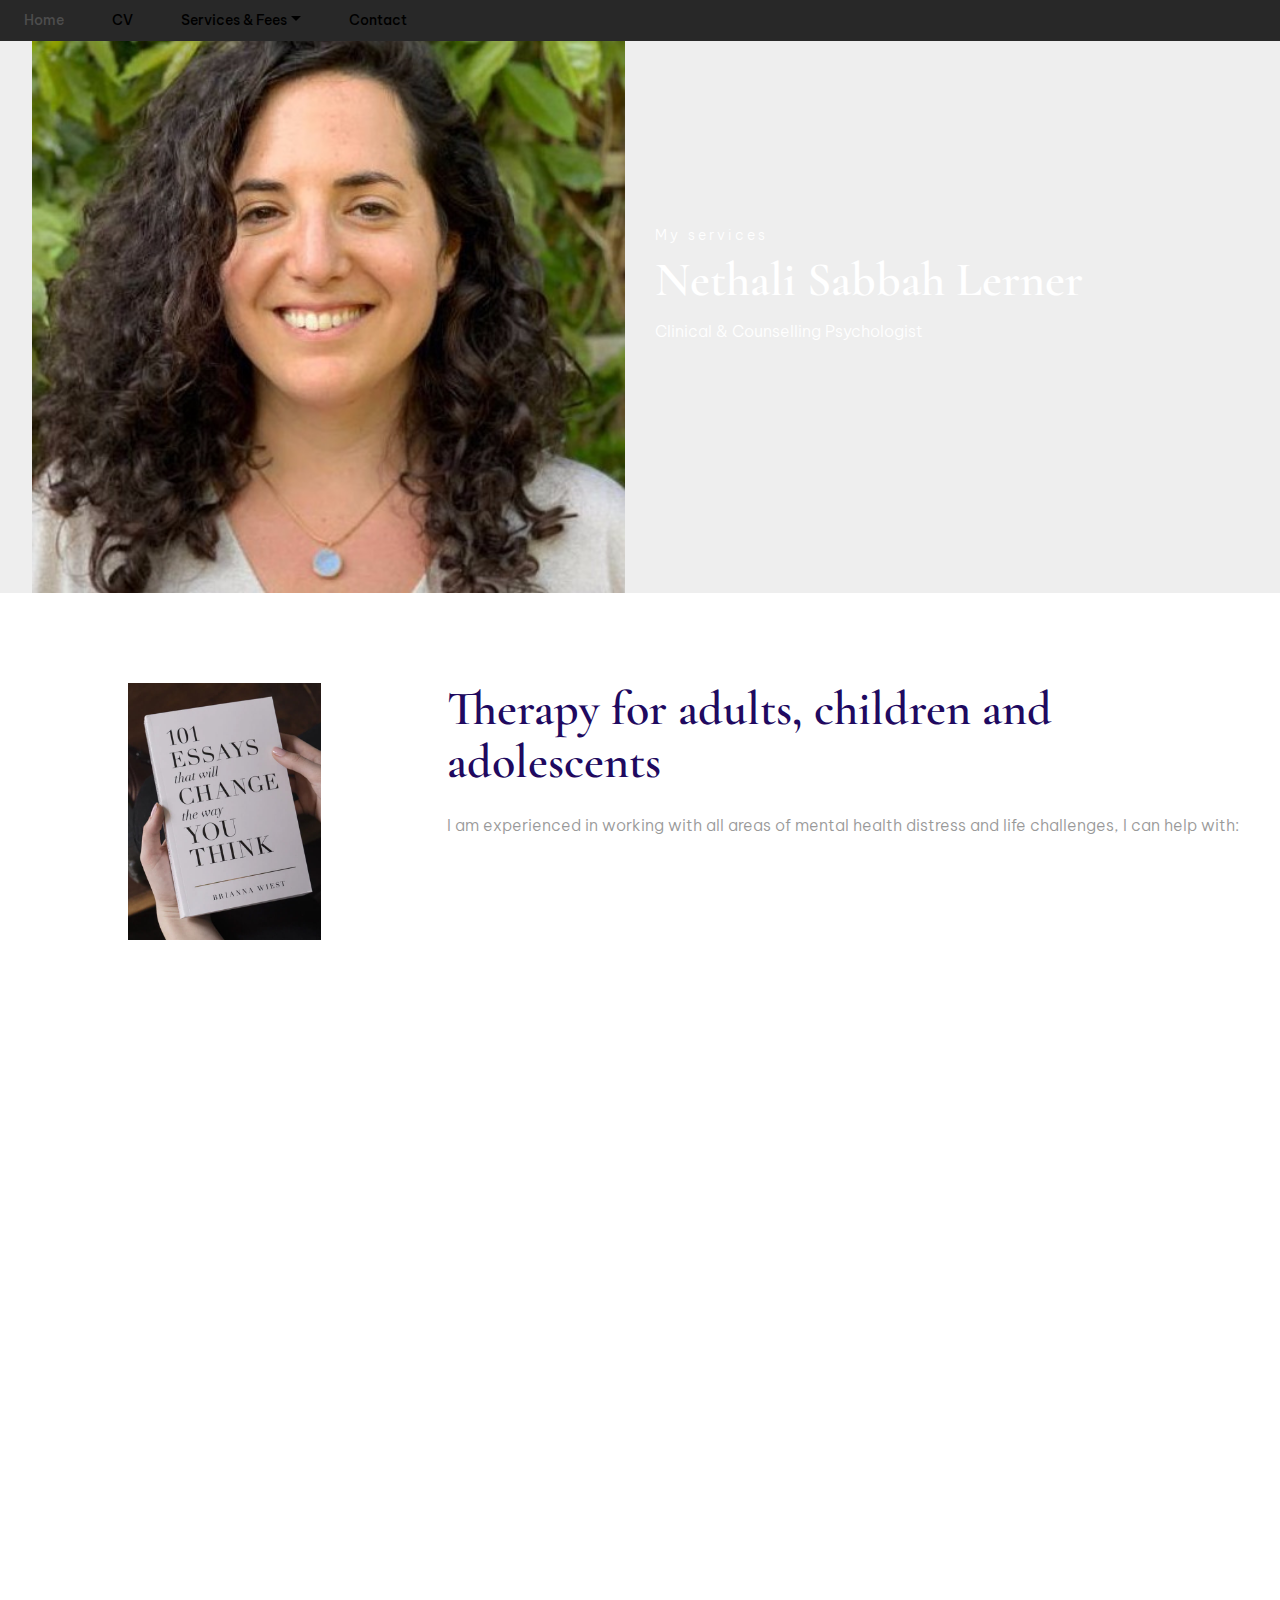
<file: page1.html>
<!DOCTYPE html>
<html  >
<head>
  <!-- Site made with Mobirise Website Builder v4.12.3, https://mobirise.com -->
  <meta charset="UTF-8">
  <meta http-equiv="X-UA-Compatible" content="IE=edge">
  <meta name="generator" content="Mobirise v4.12.3, mobirise.com">
  <meta name="viewport" content="width=device-width, initial-scale=1, minimum-scale=1">
  <link rel="shortcut icon" href="assets/images/logo2.png" type="image/x-icon">
  <meta name="description" content="">
  
  
  <title>My Services</title>
  <link rel="stylesheet" href="assets/web/assets/mobirise-icons2/mobirise2.css">
  <link rel="stylesheet" href="assets/tether/tether.min.css">
  <link rel="stylesheet" href="assets/bootstrap/css/bootstrap.min.css">
  <link rel="stylesheet" href="assets/bootstrap/css/bootstrap-grid.min.css">
  <link rel="stylesheet" href="assets/bootstrap/css/bootstrap-reboot.min.css">
  <link rel="stylesheet" href="assets/animatecss/animate.min.css">
  <link rel="stylesheet" href="assets/dropdown/css/style.css">
  <link rel="stylesheet" href="assets/theme/css/style.css">
  <link rel="preload" as="style" href="assets/mobirise/css/mbr-additional.css"><link rel="stylesheet" href="assets/mobirise/css/mbr-additional.css" type="text/css">
  
  
  
</head>
<body>
  <section class="menu cid-rXasj5YTor" once="menu" id="menu1-1w">

    

    <nav class="navbar navbar-dropdown align-items-center navbar-fixed-top navbar-toggleable-sm">

        <div class="menu-bottom">


            



            <div class="collapse navbar-collapse" id="navbarSupportedContent">
                <ul class="navbar-nav nav-dropdown js-float-line nav-right navbar-nav-top-padding" data-app-modern-menu="true"><li class="nav-item">
                        <a class="nav-link link mbr-black text-black display-4" href="index.html#info1-16">
                            Home</a>
                    </li>
                    

                    

                    

                    <li class="nav-item">
                        <a class="nav-link link mbr-black text-black display-4" href="page2.html#team1-1i">
                            CV</a>
                    </li><li class="nav-item dropdown"><a class="nav-link link mbr-black text-black dropdown-toggle display-4" href="page1.html#team1-20" data-toggle="dropdown-submenu" aria-expanded="false">
                            Services &amp; Fees</a><div class="dropdown-menu"><a class="mbr-black text-black dropdown-item display-4" href="page1.html#content3-w">Therapy</a><a class="mbr-black text-black dropdown-item display-4" href="page1.html#content3-x" aria-expanded="false">EMDR</a><a class="mbr-black text-black dropdown-item display-4" href="page1.html#content3-y" aria-expanded="false">Assessments</a><a class="mbr-black text-black dropdown-item display-4" href="page1.html#info1-1o" aria-expanded="true">Fees</a></div></li><li class="nav-item"><a class="nav-link link mbr-black text-black display-4" href="index.html#contacts3-n">
                            Contact</a></li></ul>

                

            </div>
            <button class="navbar-toggler " type="button" data-toggle="collapse" data-target="#navbarSupportedContent" aria-controls="navbarSupportedContent" aria-expanded="false" aria-label="Toggle navigation">
                <div class="hamburger">
                    <span></span>
                    <span></span>
                    <span></span>
                    <span></span>
                </div>
            </button>







        </div>
    </nav>
</section>

<section class="team1 cid-rXaxtHmCE6" id="team1-20">

    

    
    <div class="container">
        <div class="row">

            <div class="card col-12 img-col align-center col-md-12 col-lg-6">
                <img src="assets/images/photo-profile-616x616.jpeg" alt="Mobirise" title="">

            </div>



            <div class="card col-12 m-auto col-md-12 col-lg-6">


                <div class="wrapper align-left">

                    <h3 class="mbr-section-subtitle mbr-regular mbr-white mbr-fonts-style display-4">My services</h3>

                    <h4 class="card-title mbr-semibold mbr-white mbr-fonts-style display-2"><span style="font-weight: 600;">Nethali Sabbah Lerner</span></h4>

                    <p class="mbr-text pb-2 mbr-white mbr-regular mbr-fonts-style display-7">
                        Clinical &amp; Counselling Psychologist</p>

                    



                </div>
            </div>


        </div>
    </div>
</section>

<section class="content3 cid-rX9YbxXat1" id="content3-w">

    

    

    <div class="container">
        <div class="row justify-content-center">

            <div class="img-col col-12 md-pb col-md-7 align-center col-lg-4">
                <img src="assets/images/01.jpg" alt="Mobirise">

            </div>


            <div class="mbr-black col-md-12 col-lg-8">

                <div class="content mbr-white">
                    
                    <h3 class="mbr-section-title mbr-bold pb-3 mbr-fonts-style display-2">Therapy for adults, children and adolescents</h3>
                    <p class="mbr-text pb-3 mbr-regular mbr-fonts-style display-7">I am experienced in working with all areas of mental health distress and life challenges, I can help with:  <br></p>


                    <div class="row justify-content-center">
                        <div class="mbr-black col-md-6 col-lg-6">


                            <div class="link-wrap">

                                <h5 class="link mbr-black mbr-fonts-style display-7">Low mood, loss, bereavement and depression;</h5>

                                <h5 class="link mbr-black mbr-fonts-style display-7">Anxiety, stress and worry (incl. Post-Traumatic Stress Disorder &amp; trauma, Panic, Generalised Anxiety, OCD, Social Anxiety, Specific Phobias)</h5>

                                <h5 class="link mbr-black mbr-fonts-style display-7">Interpersonal, personality and relationship difficulties</h5>

                                <h5 class="link mbr-black mbr-fonts-style display-7">Behavioural problems (incl. anger management, addiction, food issues, self-harm, unhelpful repetitive patterns);</h5>

                                

                                


                            </div>

                        </div>

                        <div class="mbr-black col-md-6 col-lg-6">


                            <div class="link-wrap">

                                <h5 class="link mbr-black mbr-fonts-style display-7">Life stage challenges (incl. professional issues, career/work/school issues, parenthood, divorce/separation);&nbsp;</h5>

                                <h5 class="link mbr-black mbr-fonts-style display-7">Adjustment to the impact of life transitions: job and house moves, psychology issues related to illness and health needs, adjustment to a family member's additional needs, antenatal and postnatal therapy.</h5>

                                <h5 class="link mbr-black mbr-fonts-style display-7">Physical Health, pain and medically unexplained physical conditions</h5>

                                <h5 class="link mbr-black mbr-fonts-style display-7">Supporting self-esteem and resilience</h5>

                                

                                


                            </div>
                        </div>


                    </div>

                </div>
            </div>
        </div>
    </div>

</section>

<section class="content3 cid-rX9YUyogTF" id="content3-x">

    

    

    <div class="container">
        <div class="row justify-content-center">

            <div class="img-col col-12 md-pb col-md-7 align-center col-lg-4">
                <img src="assets/images/01.jpg" alt="Mobirise">

            </div>


            <div class="mbr-black col-md-12 col-lg-8">

                <div class="content mbr-white">
                    
                    <h3 class="mbr-section-title mbr-bold pb-3 mbr-fonts-style display-2">EMDR</h3>
                    <p class="mbr-text pb-3 mbr-regular mbr-fonts-style display-7">I offer EMDR therapy to adults, young people and children.  EMDR is a specific type of therapy for helping with psychological trauma and involves a particular treatment protocol and techniques. 
<br>I am skilled at doing therapeutic interventions for <strong>Post-traumatic Stress Disorder (PTSD)</strong> following:&nbsp;<br></p>


                    <div class="row justify-content-center">
                        <div class="mbr-black col-md-6 col-lg-6">


                            <div class="link-wrap">

                                <h5 class="link mbr-black mbr-fonts-style display-7">Accidents</h5>

                                <h5 class="link mbr-black mbr-fonts-style display-7">Assaults and victims of crime</h5>

                                <h5 class="link mbr-black mbr-fonts-style display-7">Witnessing life-threatening experiences</h5>

                                

                                

                                


                            </div>

                        </div>

                        <div class="mbr-black col-md-6 col-lg-6">


                            <div class="link-wrap">

                                <h5 class="link mbr-black mbr-fonts-style display-7">Vicarious traumatisation</h5>

                                <h5 class="link mbr-black mbr-fonts-style display-7">Victims of mass casualty incidents such as terrorism</h5>

                                

                                

                                

                                


                            </div>
                        </div>


                    </div>

                </div>
            </div>
        </div>
    </div>

</section>

<section class="content3 cid-rX9Zh8DHvf" id="content3-y">

    

    

    <div class="container">
        <div class="row justify-content-center">

            <div class="img-col col-12 md-pb col-md-7 align-center col-lg-4">
                <img src="assets/images/01.jpg" alt="Mobirise">

            </div>


            <div class="mbr-black col-md-12 col-lg-8">

                <div class="content mbr-white">
                    
                    <h3 class="mbr-section-title mbr-bold pb-3 mbr-fonts-style display-2">Psychodiagnostic assesments for children, yound people and adults</h3>
                    <p class="mbr-text pb-3 mbr-regular mbr-fonts-style display-7">I offer specialist psychological assessment and cognitive testing for children, young people and adults. &nbsp;I am skilled and experienced in conducting comprehensive Cognitive Assessments and other conditions such as Attention Deficit Hyperactive/Inattentive Disorder (ADHD/ADD).&nbsp;<br></p>


                    <div class="row justify-content-center">
                        <div class="mbr-black col-md-6 col-lg-6">


                            <div class="link-wrap">

                                <h5 class="link mbr-black mbr-fonts-style display-7">Cognitive assessments to identify strengths and needs.&nbsp;</h5>

                                <h5 class="link mbr-black mbr-fonts-style display-7">Memory difficulties</h5>

                                

                                

                                

                                


                            </div>

                        </div>

                        <div class="mbr-black col-md-6 col-lg-6">


                            <div class="link-wrap">

                                <h5 class="link mbr-black mbr-fonts-style display-7">Attention and Concentration difficulties (ADHD/ ADD)</h5>

                                

                                

                                

                                

                                


                            </div>
                        </div>


                    </div>

                </div>
            </div>
        </div>
    </div>

</section>

<section class="cid-rXafHcA6Pb" id="info1-1o">

    

    

    <div class="container">
        <div class="row justify-content-center">
            <div class="mbr-black col-md-12 col-lg-6 align-center">
                <h4 class="mbr-section-subtitle mbr-regular mbr-fonts-style display-2"><strong>Fees</strong></h4>
                <h3 class="mbr-section-title mbr-bold mbr-black pb-4 mbr-fonts-style display-7"><span style="font-weight: normal;">Each 50-minute therapy session of face-to-face of video-session is £100.</span><div><span style="font-weight: normal;"><br></span></div><div><span style="font-weight: normal;">EMDR sessions are £110 and vary between 50-75 minutes.&nbsp;</span></div><div><span style="font-weight: normal;"><br></span></div><div><span style="font-weight: normal;">Please enquire about Diagnostic Assessments (fees will vary depending of the needs and length of the assessment required).</span></div><div><span style="font-weight: normal;"><br></span></div><div><span style="font-weight: normal;">I am registered and recognised by the following healthcare insurance providers: AXA PPP, AVIVA, ALLIANZ, VITALITY HEALTH, WPA. &nbsp;&nbsp;</span></div><div><span style="font-weight: normal;"><br></span></div><div><span style="font-weight: normal;">International bank transfers are possible (for payments in Euros and Dollars) available on agreement.&nbsp;</span></div><div><span style="font-weight: normal;"><br></span></div><div><span style="font-weight: normal;">If you are on a low-income please mention this when getting in touch, as I have a limited number of concession spaces.&nbsp;</span></div><div><span style="font-weight: normal;"><br></span></div><div><span style="font-weight: normal;">In case of cancellation, I would ask you to notify me 48 hours in advance, otherwise the session will be due in full.</span></div></h3>
                
                
                



            </div>
        </div>
    </div>
</section>

<section class="cid-rXasYPwTD0" id="info1-1x">

    

    

    <div class="container">
        <div class="row justify-content-center">
            <div class="mbr-black col-md-12 col-lg-6 align-center">
                <h4 class="mbr-section-subtitle mbr-regular mbr-fonts-style display-2"><strong>Initial telephone consultation</strong></h4>
                <h3 class="mbr-section-title mbr-bold mbr-black pb-4 mbr-fonts-style display-7"><span style="font-weight: normal;">I offer a free brief initial telephone consultation so that we can discuss your concerns and decide what the best first steps are.</span></h3>
                
                
                



            </div>
        </div>
    </div>
</section>

<section class="cid-rXasZ3J6ml" id="clients1-1y">
    <!-- Block parameters controls (Blue "Gear" panel) -->
    
    <!-- End block parameters -->
    <div class="container images-container container-fluid">
        <div class="row justify-content-center">


            <div class="col-md-12">

                
                
                
            </div>



            <div class="col-md-3 card">
                <img src="assets/images/logo-bps-240x76.jpg" alt="" title="">
            </div>
            <div class="col-md-3 card">
                <img src="assets/images/logo-hcpc-240x66.jpg" alt="" title="">
            </div>
            <div class="col-md-3 card">
                <img src="assets/images/linkedin-logo-240x74.png" alt="" title="">
            </div>
            
            
            
            
            
            
            



        </div>
    </div>
</section>

<section class="contacts3 cid-rXasZirvnx" id="contacts3-1z">

    

    
    <div class="container">




        <div class="row justify-content-center">
            <div class="card card1 p-3 col-12 col-md-7 col-lg-4">
                <div class="card-wrapper">


                    
                    <div class="card-box align-left">
                        <h4 class="card-title mbr-section-subtitle mbr-regular pb-3 mbr-black mbr-fonts-style display-4">contact me by email</h4>
                        <h5 class="card-text mbr-regular mbr-black mbr-fonts-style display-5"><a href="mailto:nethali@nslpsychology.com">nethali@nslpsychology.com</a></h5>
                    </div>

                </div>
            </div>



            <div class="card card2 p-3 col-12 col-md-7 col-lg-4">


                <div class="card-wrapper">


                    
                    <div class="card-box align-left">
                        <h4 class="card-title mbr-section-subtitle mbr-regular pb-3 mbr-black mbr-fonts-style display-4">by phone</h4>
                        <h5 class="card-text mbr-regular mbr-black mbr-fonts-style display-5"><a href="tel:+447857143990">+44 (0) 7857 143990</a></h5>
                    </div>

                </div>
            </div>

            <div class="card card3 p-3 col-12 col-md-7 col-lg-4">
                <div class="card-wrapper">


                    
                    <div class="card-box align-left">
                        <h4 class="card-title mbr-section-subtitle mbr-regular pb-3 mbr-black mbr-fonts-style display-4">or Whatsapp</h4>
                        <h5 class="card-text mbr-regular mbr-black mbr-fonts-style display-5"><a href="https://wa.me/+447857143990">+44 (0) 7857 143990</a></h5>
                    </div>

                </div>
            </div>


        </div>
    </div>
</section>


  <script src="assets/web/assets/jquery/jquery.min.js"></script>
  <script src="assets/popper/popper.min.js"></script>
  <script src="assets/tether/tether.min.js"></script>
  <script src="assets/bootstrap/js/bootstrap.min.js"></script>
  <script src="assets/touchswipe/jquery.touch-swipe.min.js"></script>
  <script src="assets/viewportchecker/jquery.viewportchecker.js"></script>
  <script src="assets/dropdown/js/nav-dropdown.js"></script>
  <script src="assets/dropdown/js/navbar-dropdown.js"></script>
  <script src="assets/smoothscroll/smooth-scroll.js"></script>
  <script src="assets/theme/js/script.js"></script>
  
  
  <input name="animation" type="hidden">
  </body>
</html>
</file>
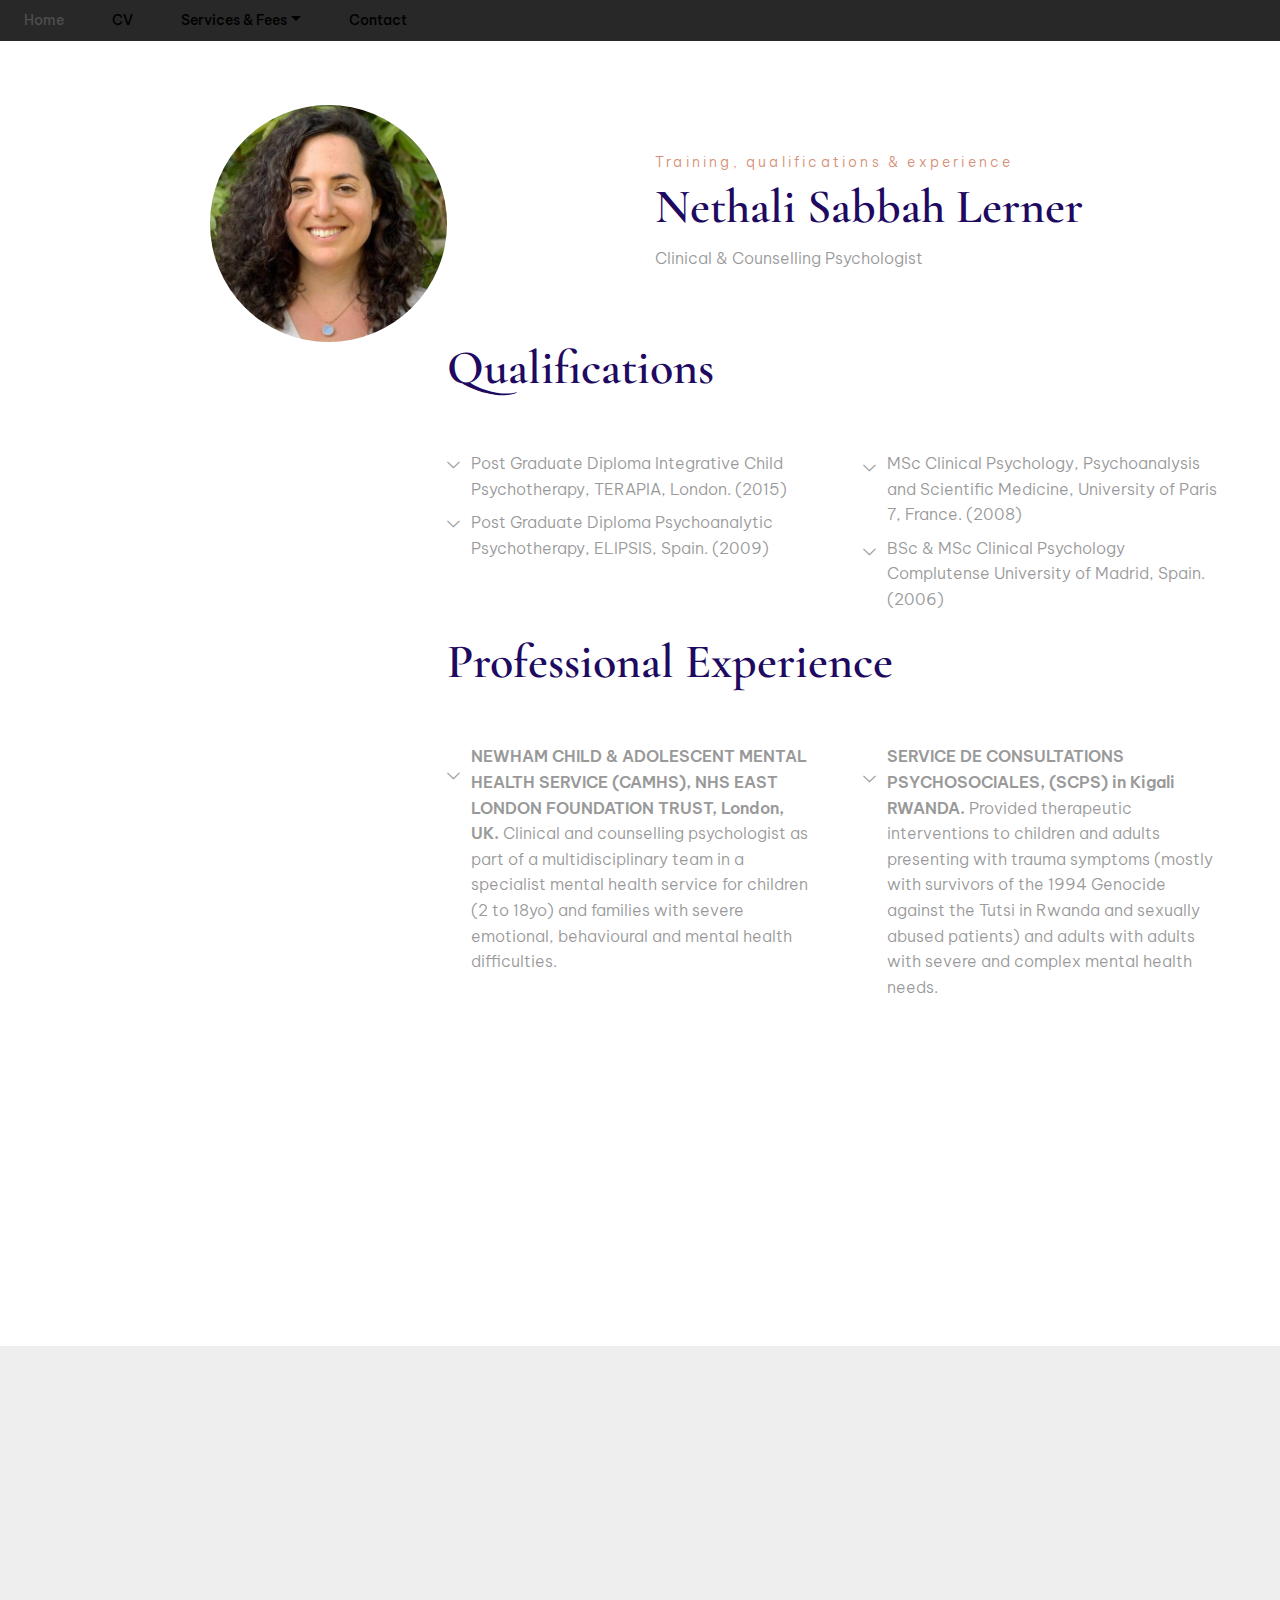
<file: page2.html>
<!DOCTYPE html>
<html  >
<head>
  <!-- Site made with Mobirise Website Builder v4.12.3, https://mobirise.com -->
  <meta charset="UTF-8">
  <meta http-equiv="X-UA-Compatible" content="IE=edge">
  <meta name="generator" content="Mobirise v4.12.3, mobirise.com">
  <meta name="viewport" content="width=device-width, initial-scale=1, minimum-scale=1">
  <link rel="shortcut icon" href="assets/images/logo2.png" type="image/x-icon">
  <meta name="description" content="">
  
  
  <title>Traning, qualifications and experience</title>
  <link rel="stylesheet" href="assets/web/assets/mobirise-icons2/mobirise2.css">
  <link rel="stylesheet" href="assets/tether/tether.min.css">
  <link rel="stylesheet" href="assets/bootstrap/css/bootstrap.min.css">
  <link rel="stylesheet" href="assets/bootstrap/css/bootstrap-grid.min.css">
  <link rel="stylesheet" href="assets/bootstrap/css/bootstrap-reboot.min.css">
  <link rel="stylesheet" href="assets/animatecss/animate.min.css">
  <link rel="stylesheet" href="assets/dropdown/css/style.css">
  <link rel="stylesheet" href="assets/theme/css/style.css">
  <link rel="preload" as="style" href="assets/mobirise/css/mbr-additional.css"><link rel="stylesheet" href="assets/mobirise/css/mbr-additional.css" type="text/css">
  
  
  
</head>
<body>
  <section class="menu cid-rXasj5YTor" once="menu" id="menu1-1w">

    

    <nav class="navbar navbar-dropdown align-items-center navbar-fixed-top navbar-toggleable-sm">

        <div class="menu-bottom">


            



            <div class="collapse navbar-collapse" id="navbarSupportedContent">
                <ul class="navbar-nav nav-dropdown js-float-line nav-right navbar-nav-top-padding" data-app-modern-menu="true"><li class="nav-item">
                        <a class="nav-link link mbr-black text-black display-4" href="index.html#info1-16">
                            Home</a>
                    </li>
                    

                    

                    

                    <li class="nav-item">
                        <a class="nav-link link mbr-black text-black display-4" href="page2.html#team1-1i">
                            CV</a>
                    </li><li class="nav-item dropdown"><a class="nav-link link mbr-black text-black dropdown-toggle display-4" href="page1.html#team1-20" data-toggle="dropdown-submenu" aria-expanded="false">
                            Services &amp; Fees</a><div class="dropdown-menu"><a class="mbr-black text-black dropdown-item display-4" href="page1.html#content3-w">Therapy</a><a class="mbr-black text-black dropdown-item display-4" href="page1.html#content3-x" aria-expanded="false">EMDR</a><a class="mbr-black text-black dropdown-item display-4" href="page1.html#content3-y" aria-expanded="false">Assessments</a><a class="mbr-black text-black dropdown-item display-4" href="page1.html#info1-1o" aria-expanded="true">Fees</a></div></li><li class="nav-item"><a class="nav-link link mbr-black text-black display-4" href="index.html#contacts3-n">
                            Contact</a></li></ul>

                

            </div>
            <button class="navbar-toggler " type="button" data-toggle="collapse" data-target="#navbarSupportedContent" aria-controls="navbarSupportedContent" aria-expanded="false" aria-label="Toggle navigation">
                <div class="hamburger">
                    <span></span>
                    <span></span>
                    <span></span>
                    <span></span>
                </div>
            </button>







        </div>
    </nav>
</section>

<section class="team1 cid-rXa9sq5Ww2" id="team1-1i">

    

    
    <div class="container">
        <div class="row">

            <div class="card col-12 img-col align-center col-md-12 col-lg-6">
                <img src="assets/images/photo-profile-616x616.jpeg" alt="Mobirise" title="">

            </div>



            <div class="card col-12 m-auto col-md-12 col-lg-6">


                <div class="wrapper align-left">

                    <h3 class="mbr-section-subtitle mbr-regular mbr-white mbr-fonts-style display-4">Training, qualifications &amp; experience</h3>

                    <h4 class="card-title mbr-semibold mbr-white mbr-fonts-style display-2"><span style="font-weight: 600;">Nethali Sabbah Lerner</span></h4>

                    <p class="mbr-text pb-2 mbr-white mbr-regular mbr-fonts-style display-7">
                        Clinical &amp; Counselling Psychologist</p>

                    



                </div>
            </div>


        </div>
    </div>
</section>

<section class="content3 cid-rXa70EAD03" id="content3-1c">

    

    

    <div class="container">
        <div class="row justify-content-center">

            <div class="img-col col-12 md-pb col-md-7 align-center col-lg-4">
                <img src="assets/images/01.jpg" alt="Mobirise">

            </div>


            <div class="mbr-black col-md-12 col-lg-8">

                <div class="content mbr-white">
                    
                    <h3 class="mbr-section-title mbr-bold pb-3 mbr-fonts-style display-2">Qualifications</h3>
                    <p class="mbr-text pb-3 mbr-regular mbr-fonts-style display-7"></p>


                    <div class="row justify-content-center">
                        <div class="mbr-black col-md-6 col-lg-6">


                            <div class="link-wrap">

                                <h5 class="link mbr-black mbr-fonts-style display-7">Post Graduate Diploma Integrative Child Psychotherapy, TERAPIA, London. (2015)</h5>

                                <h5 class="link mbr-black mbr-fonts-style display-7">Post Graduate Diploma Psychoanalytic Psychotherapy, ELIPSIS, Spain. (2009)</h5>

                                

                                

                                

                                


                            </div>

                        </div>

                        <div class="mbr-black col-md-6 col-lg-6">


                            <div class="link-wrap">

                                <h5 class="link mbr-black mbr-fonts-style display-7">MSc Clinical Psychology, Psychoanalysis and Scientific Medicine, University of Paris 7, France. (2008)</h5>

                                <h5 class="link mbr-black mbr-fonts-style display-7">BSc &amp; MSc Clinical Psychology Complutense University of Madrid, Spain. (2006)</h5>

                                

                                

                                

                                


                            </div>
                        </div>


                    </div>

                </div>
            </div>
        </div>
    </div>

</section>

<section class="content3 cid-rXa7PoqtrT" id="content3-1g">

    

    

    <div class="container">
        <div class="row justify-content-center">

            <div class="img-col col-12 md-pb col-md-7 align-center col-lg-4">
                <img src="assets/images/01.jpg" alt="Mobirise">

            </div>


            <div class="mbr-black col-md-12 col-lg-8">

                <div class="content mbr-white">
                    
                    <h3 class="mbr-section-title mbr-bold pb-3 mbr-fonts-style display-2">Professional Experience</h3>
                    <p class="mbr-text pb-3 mbr-regular mbr-fonts-style display-7"></p>


                    <div class="row justify-content-center">
                        <div class="mbr-black col-md-6 col-lg-6">


                            <div class="link-wrap">

                                <h5 class="link mbr-black mbr-fonts-style display-7"><strong>NEWHAM CHILD &amp; ADOLESCENT MENTAL HEALTH SERVICE (CAMHS), NHS EAST LONDON FOUNDATION TRUST, London, UK.</strong> Clinical and counselling psychologist as part of a multidisciplinary team in a specialist mental health service for children (2 to 18yo) and families with severe emotional, behavioural and mental health difficulties.</h5>

                                <h5 class="link mbr-black mbr-fonts-style display-7"><strong>Children’s Therapies, Private Multidisciplinary Clinic, London, UK. </strong>Supported children, young people and families suffering from a broad variety of issues including mood disorders, anxiety disorders, attachment difficulties, PTSD.&nbsp;</h5>

                                <h5 class="link mbr-black mbr-fonts-style display-7"><strong>KIDS COMPANY London, U.K.</strong> Assessed and treated severely emotionally disturbed children and young people presenting with wide-ranging of mental-health issues and with PTSD, bereavement and complex experiences of neglect, abuse and domestic violence.&nbsp;</h5>

                                

                                

                                


                            </div>

                        </div>

                        <div class="mbr-black col-md-6 col-lg-6">


                            <div class="link-wrap">

                                <h5 class="link mbr-black mbr-fonts-style display-7"><strong>SERVICE DE CONSULTATIONS PSYCHOSOCIALES, (SCPS) in Kigali RWANDA. </strong>Provided therapeutic interventions to children and adults presenting with trauma symptoms (mostly with survivors of the 1994 Genocide against the Tutsi in Rwanda and sexually abused patients) and adults with adults with severe and complex mental health needs.</h5>

                                <h5 class="link mbr-black mbr-fonts-style display-7"><strong>ASSISTANCE SECTION FOR VICTIMS OF TERRORISM and ASSOCIATION OF VICTIMS OF TERRORIMS (A.V.T) in Madrid, SPAIN. </strong>supporting therapeutically bereaved families and children victims of March the 11th 2004 Madrid’s terrorist attacks.</h5>

                                

                                

                                

                                


                            </div>
                        </div>


                    </div>

                </div>
            </div>
        </div>
    </div>

</section>

<section class="content3 cid-rXa8QgReOQ" id="content3-1h">

    

    

    <div class="container">
        <div class="row justify-content-center">

            <div class="img-col col-12 md-pb col-md-7 align-center col-lg-4">
                <img src="assets/images/01.jpg" alt="Mobirise">

            </div>


            <div class="mbr-black col-md-12 col-lg-8">

                <div class="content mbr-white">
                    
                    <h3 class="mbr-section-title mbr-bold pb-3 mbr-fonts-style display-2">Membership of professional bodies</h3>
                    <p class="mbr-text pb-3 mbr-regular mbr-fonts-style display-7">As am member of the British Psychological Society, I abide by their Code of Ethics and Conduct (2010).  I am also registered with the Health and Care Professions Council (HCPC). <br><br> These affiliations mean that I agree to uphold the highest standards of professionalism and ethical consideration in all aspects of my therapeutic work and decision-making and am regularly monitored to ensure I abide by the professional standards as outlined by the HCPC.<br></p>


                    <div class="row justify-content-center">
                        <div class="mbr-black col-md-6 col-lg-6">


                            <div class="link-wrap">

                                <h5 class="link mbr-black mbr-fonts-style display-7">Registered Clinical &amp; Counselling Psychologist - Health and Care Professions Council (HCPC)</h5>

                                <h5 class="link mbr-black mbr-fonts-style display-7">Member of the British Psychological Society (BPS) and Member of Division of Clinical and Counselling Psychology</h5>

                                

                                

                                

                                


                            </div>

                        </div>

                        <div class="mbr-black col-md-6 col-lg-6">


                            <div class="link-wrap">

                                <h5 class="link mbr-black mbr-fonts-style display-7">EMDR Association UK and Ireland</h5>

                                

                                

                                

                                

                                


                            </div>
                        </div>


                    </div>

                </div>
            </div>
        </div>
    </div>

</section>

<section class="cid-rXarVgtI4W" id="info1-1u">

    

    

    <div class="container">
        <div class="row justify-content-center">
            <div class="mbr-black col-md-12 col-lg-6 align-center">
                <h4 class="mbr-section-subtitle mbr-regular mbr-fonts-style display-2"><strong>Initial telephone consultation</strong></h4>
                <h3 class="mbr-section-title mbr-bold mbr-black pb-4 mbr-fonts-style display-7"><span style="font-weight: normal;">I offer a free brief initial telephone consultation so that we can discuss your concerns and decide what the best first steps are.</span></h3>
                
                
                



            </div>
        </div>
    </div>
</section>

<section class="cid-rXarSf4dCO" id="clients1-1t">
    <!-- Block parameters controls (Blue "Gear" panel) -->
    
    <!-- End block parameters -->
    <div class="container images-container container-fluid">
        <div class="row justify-content-center">


            <div class="col-md-12">

                
                
                
            </div>



            <div class="col-md-3 card">
                <img src="assets/images/logo-bps-240x76.jpg" alt="" title="">
            </div>
            <div class="col-md-3 card">
                <img src="assets/images/logo-hcpc-240x66.jpg" alt="" title="">
            </div>
            <div class="col-md-3 card">
                <img src="assets/images/linkedin-logo-240x74.png" alt="" title="">
            </div>
            
            
            
            
            
            
            



        </div>
    </div>
</section>

<section class="contacts3 cid-rXarZNPzEv" id="contacts3-1v">

    

    
    <div class="container">




        <div class="row justify-content-center">
            <div class="card card1 p-3 col-12 col-md-7 col-lg-4">
                <div class="card-wrapper">


                    
                    <div class="card-box align-left">
                        <h4 class="card-title mbr-section-subtitle mbr-regular pb-3 mbr-black mbr-fonts-style display-4">contact me by email</h4>
                        <h5 class="card-text mbr-regular mbr-black mbr-fonts-style display-5"><a href="mailto:nethali@nslpsychology.com">nethali@nslpsychology.com</a></h5>
                    </div>

                </div>
            </div>



            <div class="card card2 p-3 col-12 col-md-7 col-lg-4">


                <div class="card-wrapper">


                    
                    <div class="card-box align-left">
                        <h4 class="card-title mbr-section-subtitle mbr-regular pb-3 mbr-black mbr-fonts-style display-4">by phone</h4>
                        <h5 class="card-text mbr-regular mbr-black mbr-fonts-style display-5"><a href="tel:+447857143990">+44 (0) 7857 143990</a></h5>
                    </div>

                </div>
            </div>

            <div class="card card3 p-3 col-12 col-md-7 col-lg-4">
                <div class="card-wrapper">


                    
                    <div class="card-box align-left">
                        <h4 class="card-title mbr-section-subtitle mbr-regular pb-3 mbr-black mbr-fonts-style display-4">or Whatsapp</h4>
                        <h5 class="card-text mbr-regular mbr-black mbr-fonts-style display-5"><a href="https://wa.me/+447857143990">+44 (0) 7857 143990</a></h5>
                    </div>

                </div>
            </div>


        </div>
    </div>
</section>


  <script src="assets/web/assets/jquery/jquery.min.js"></script>
  <script src="assets/popper/popper.min.js"></script>
  <script src="assets/tether/tether.min.js"></script>
  <script src="assets/bootstrap/js/bootstrap.min.js"></script>
  <script src="assets/touchswipe/jquery.touch-swipe.min.js"></script>
  <script src="assets/viewportchecker/jquery.viewportchecker.js"></script>
  <script src="assets/dropdown/js/nav-dropdown.js"></script>
  <script src="assets/dropdown/js/navbar-dropdown.js"></script>
  <script src="assets/smoothscroll/smooth-scroll.js"></script>
  <script src="assets/theme/js/script.js"></script>
  
  
  <input name="animation" type="hidden">
  </body>
</html>
</file>
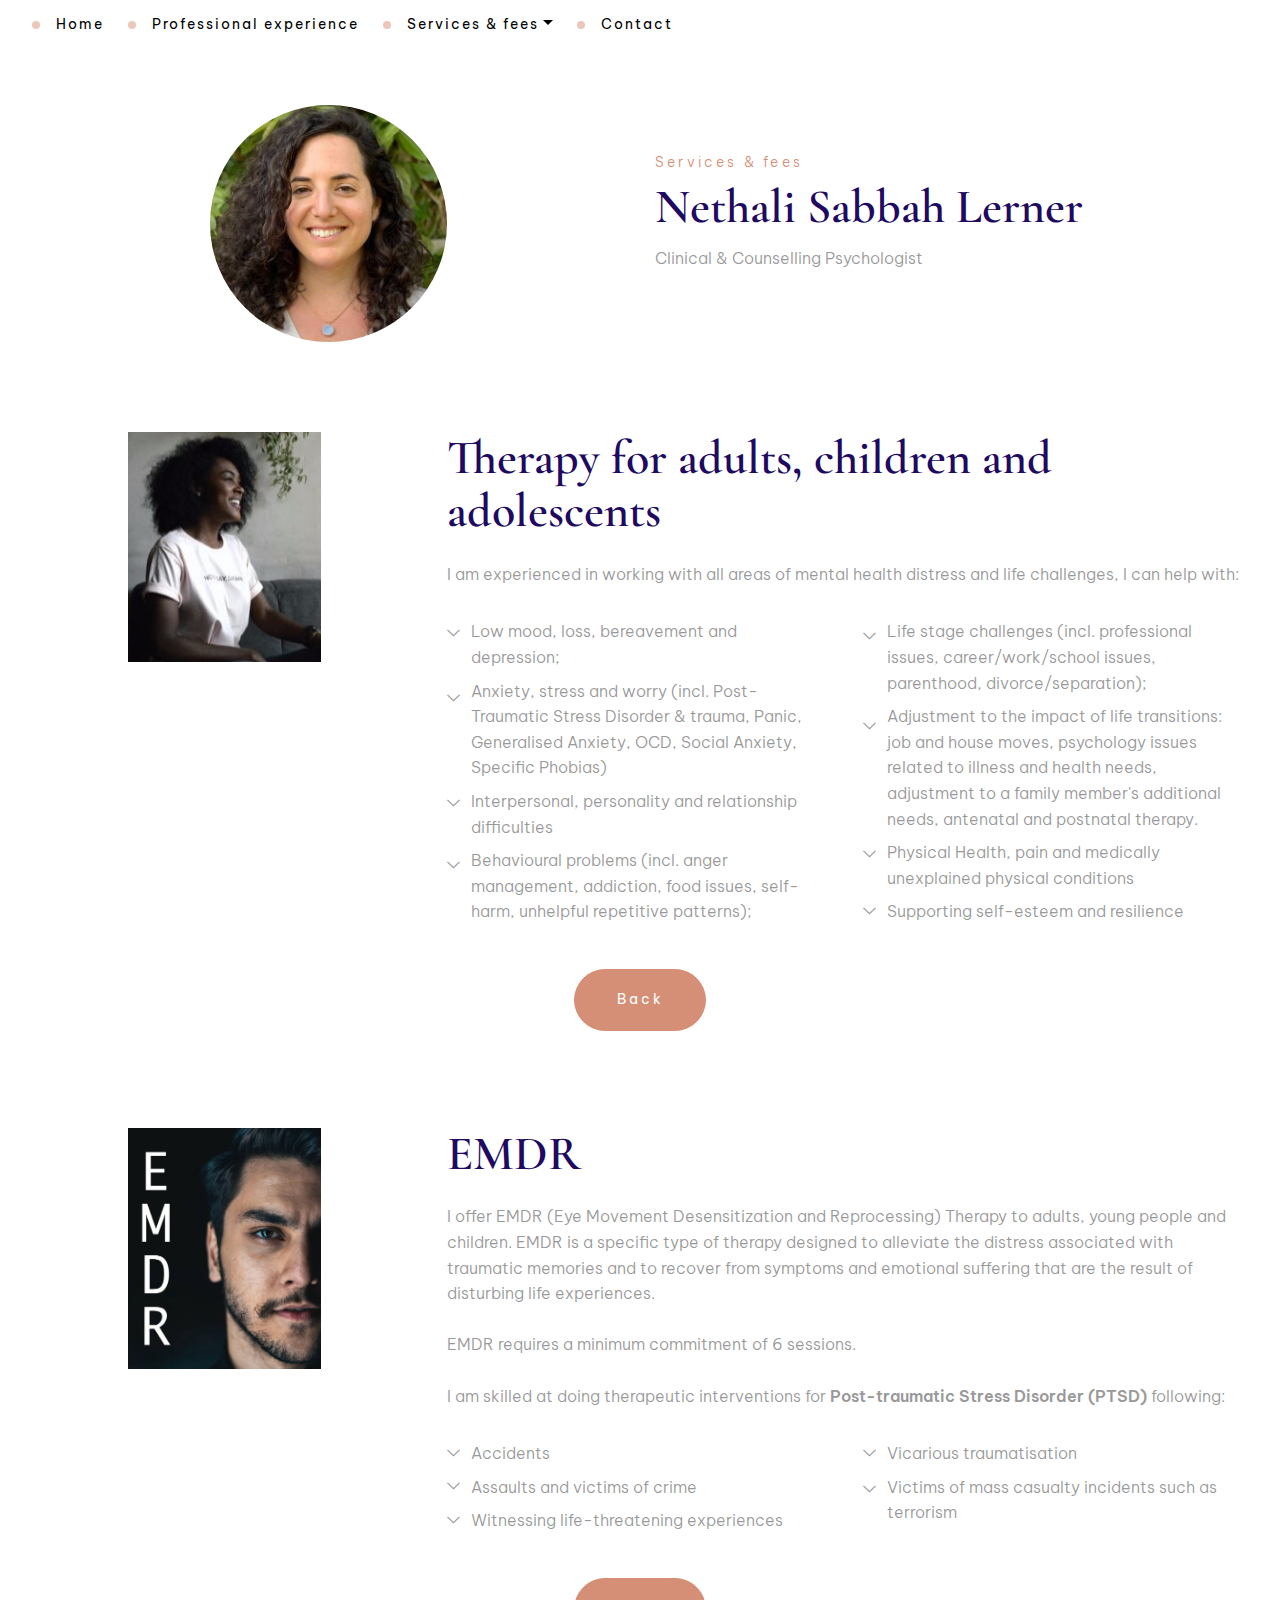
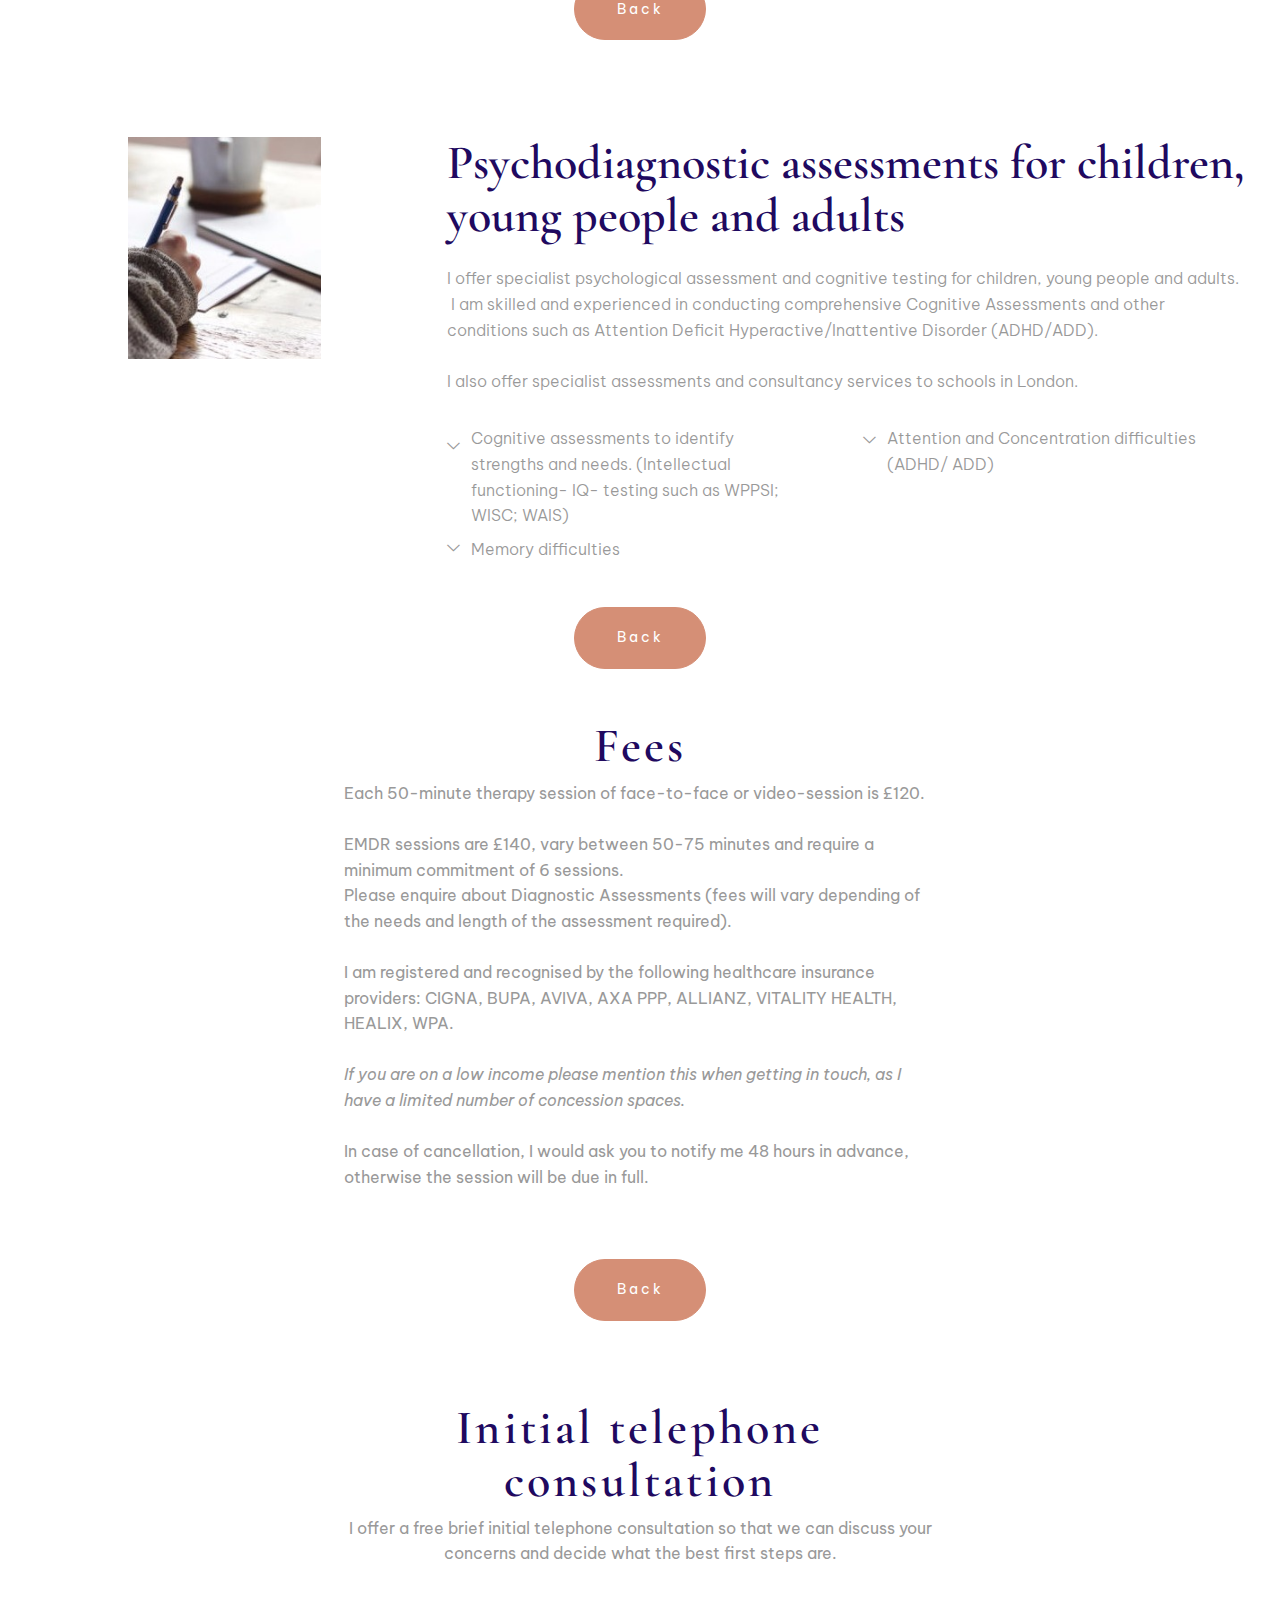
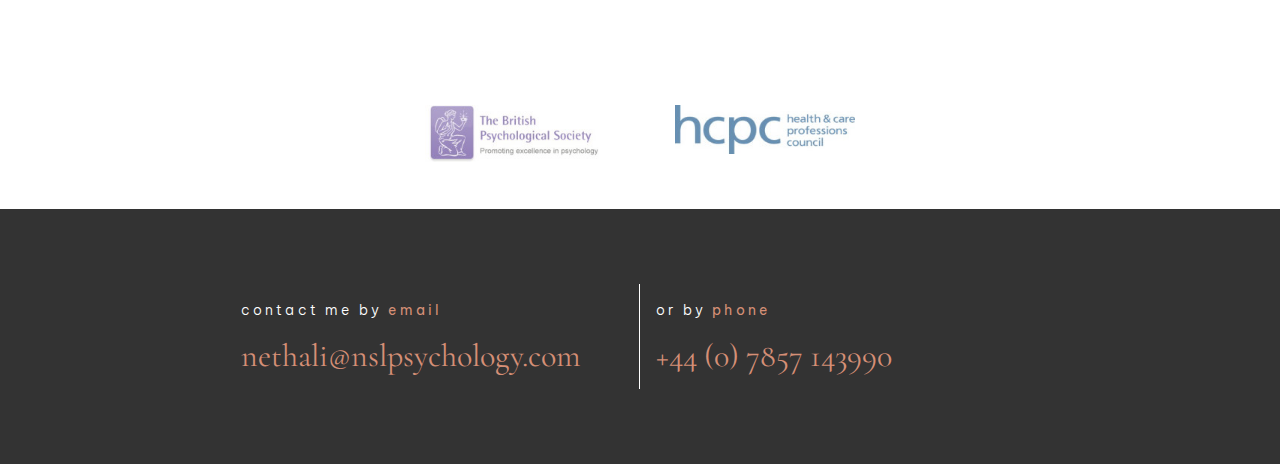
<file: services.html>
<!DOCTYPE html>
<html  >
<head>
  <!-- Site made with Mobirise Website Builder v4.12.3, https://mobirise.com -->
  <meta charset="UTF-8">
  <meta http-equiv="X-UA-Compatible" content="IE=edge">
  <meta name="generator" content="Mobirise v4.12.3, mobirise.com">
  <meta name="viewport" content="width=device-width, initial-scale=1, minimum-scale=1">
  <link rel="shortcut icon" href="assets/images/photo-profile-128x128-2.png" type="image/x-icon">
  <meta name="description" content="I am a clinical & counselling psychologist based in south west London offering Therapy / EMDR / Assessments face-to-face and online in English, French and Spanish">
  
  
  <title>Services & fees</title>
  <link rel="stylesheet" href="assets/web/assets/mobirise-icons2/mobirise2.css">
  <link rel="stylesheet" href="assets/tether/tether.min.css">
  <link rel="stylesheet" href="assets/bootstrap/css/bootstrap.min.css">
  <link rel="stylesheet" href="assets/bootstrap/css/bootstrap-grid.min.css">
  <link rel="stylesheet" href="assets/bootstrap/css/bootstrap-reboot.min.css">
  <link rel="stylesheet" href="assets/dropdown/css/style.css">
  <link rel="stylesheet" href="assets/theme/css/style.css">
  <link rel="preload" as="style" href="assets/mobirise/css/mbr-additional.css"><link rel="stylesheet" href="assets/mobirise/css/mbr-additional.css" type="text/css">
  
  
  

</head>
<body>

<!-- Analytics -->
<!-- Global site tag (gtag.js) - Google Analytics -->
<script async src="https://www.googletagmanager.com/gtag/js?id=UA-164596780-1"></script>
<script>
  window.dataLayer = window.dataLayer || [];
  function gtag(){dataLayer.push(arguments);}
  gtag('js', new Date());

  gtag('config', 'UA-164596780-1');
</script>
<!-- /Analytics -->


  <section class="team1 cid-rXsNcjdRKK" id="team1-2y">

    

    
    <div class="container">
        <div class="row">

            <div class="card col-12 img-col align-center col-md-12 col-lg-6">
                <img src="assets/images/photo-profile-616x616.jpeg" alt="Mobirise" title="">

            </div>



            <div class="card col-12 m-auto col-md-12 col-lg-6">


                <div class="wrapper align-left">

                    <h3 class="mbr-section-subtitle mbr-regular mbr-white mbr-fonts-style display-4">Services &amp; fees</h3>

                    <h4 class="card-title mbr-semibold mbr-white mbr-fonts-style display-2"><span style="font-weight: 600;">Nethali Sabbah Lerner</span></h4>

                    <p class="mbr-text pb-2 mbr-white mbr-regular mbr-fonts-style display-7">
                        Clinical &amp; Counselling Psychologist</p>

                    



                </div>
            </div>


        </div>
    </div>
</section>

<section class="content3 cid-rX9YbxXat1" id="content3-w">

    

    

    <div class="container">
        <div class="row justify-content-center">

            <div class="img-col col-12 md-pb col-md-7 align-center col-lg-4">
                <img src="assets/images/disruptivo-doke5d4gbdk-unsplash-386x257.jpeg" alt="Mobirise" title="">

            </div>


            <div class="mbr-black col-md-12 col-lg-8">

                <div class="content mbr-white">
                    
                    <h3 class="mbr-section-title mbr-bold pb-3 mbr-fonts-style display-2">Therapy for adults, children and adolescents</h3>
                    <p class="mbr-text pb-3 mbr-regular mbr-fonts-style display-7">I am experienced in working with all areas of mental health distress and life challenges, I can help with:  <br></p>


                    <div class="row justify-content-center">
                        <div class="mbr-black col-md-6 col-lg-6">


                            <div class="link-wrap">

                                <h5 class="link mbr-black mbr-fonts-style display-7">Low mood, loss, bereavement and depression;</h5>

                                <h5 class="link mbr-black mbr-fonts-style display-7">Anxiety, stress and worry (incl. Post-Traumatic Stress Disorder &amp; trauma, Panic, Generalised Anxiety, OCD, Social Anxiety, Specific Phobias)</h5>

                                <h5 class="link mbr-black mbr-fonts-style display-7">Interpersonal, personality and relationship difficulties</h5>

                                <h5 class="link mbr-black mbr-fonts-style display-7">Behavioural problems (incl. anger management, addiction, food issues, self-harm, unhelpful repetitive patterns);</h5>

                                

                                


                            </div>

                        </div>

                        <div class="mbr-black col-md-6 col-lg-6">


                            <div class="link-wrap">

                                <h5 class="link mbr-black mbr-fonts-style display-7">Life stage challenges (incl. professional issues, career/work/school issues, parenthood, divorce/separation);&nbsp;</h5>

                                <h5 class="link mbr-black mbr-fonts-style display-7">Adjustment to the impact of life transitions: job and house moves, psychology issues related to illness and health needs, adjustment to a family member's additional needs, antenatal and postnatal therapy.</h5>

                                <h5 class="link mbr-black mbr-fonts-style display-7">Physical Health, pain and medically unexplained physical conditions</h5>

                                <h5 class="link mbr-black mbr-fonts-style display-7">Supporting self-esteem and resilience</h5>

                                

                                


                            </div>
                        </div>


                    </div>

                </div>
            </div>
        </div>
    </div>

</section>

<section class="cid-rXaKbWlcKZ" id="info1-27">

    

    

    <div class="container">
        <div class="row justify-content-center">
            <div class="mbr-black col-md-12 col-lg-6 align-center">
                
                
                
                
                <div class="mbr-section-btn"><a class="btn btn-md btn-primary display-4" href="javascript:javascript:history.go(-1)">Back</a></div>



            </div>
        </div>
    </div>
</section>

<section class="content3 cid-rX9YUyogTF" id="content3-x">

    

    

    <div class="container">
        <div class="row justify-content-center">

            <div class="img-col col-12 md-pb col-md-7 align-center col-lg-4">
                <img src="assets/images/amir-mohammad-hp-mfadzwl9uii-unsplash-1-426x533.jpg" alt="Mobirise" title="">

            </div>


            <div class="mbr-black col-md-12 col-lg-8">

                <div class="content mbr-white">
                    
                    <h3 class="mbr-section-title mbr-bold pb-3 mbr-fonts-style display-2">EMDR</h3>
                    <p class="mbr-text pb-3 mbr-regular mbr-fonts-style display-7">I offer EMDR (Eye Movement Desensitization and Reprocessing) Therapy to adults, young people and children. EMDR is a specific type of therapy designed to alleviate the distress associated with traumatic memories and to recover from symptoms and emotional suffering that are the result of disturbing life experiences. <br><br>
EMDR requires a minimum commitment of 6 sessions.<br><br>I am skilled at doing therapeutic interventions for <strong>Post-traumatic Stress Disorder (PTSD)</strong> following:&nbsp;<br></p>


                    <div class="row justify-content-center">
                        <div class="mbr-black col-md-6 col-lg-6">


                            <div class="link-wrap">

                                <h5 class="link mbr-black mbr-fonts-style display-7">Accidents</h5>

                                <h5 class="link mbr-black mbr-fonts-style display-7">Assaults and victims of crime</h5>

                                <h5 class="link mbr-black mbr-fonts-style display-7">Witnessing life-threatening experiences</h5>

                                

                                

                                


                            </div>

                        </div>

                        <div class="mbr-black col-md-6 col-lg-6">


                            <div class="link-wrap">

                                <h5 class="link mbr-black mbr-fonts-style display-7">Vicarious traumatisation</h5>

                                <h5 class="link mbr-black mbr-fonts-style display-7">Victims of mass casualty incidents such as terrorism</h5>

                                

                                

                                

                                


                            </div>
                        </div>


                    </div>

                </div>
            </div>
        </div>
    </div>

</section>

<section class="cid-rXaKcCk2Tu" id="info1-28">

    

    

    <div class="container">
        <div class="row justify-content-center">
            <div class="mbr-black col-md-12 col-lg-6 align-center">
                
                
                
                
                <div class="mbr-section-btn"><a class="btn btn-md btn-primary display-4" href="javascript:javascript:history.go(-1)">Back</a></div>



            </div>
        </div>
    </div>
</section>

<section class="content3 cid-rX9Zh8DHvf" id="content3-y">

    

    

    <div class="container">
        <div class="row justify-content-center">

            <div class="img-col col-12 md-pb col-md-7 align-center col-lg-4">
                <img src="assets/images/green-chameleon-s9cc2skysjm-unsplash-426x284.jpeg" alt="Mobirise" title="">

            </div>


            <div class="mbr-black col-md-12 col-lg-8">

                <div class="content mbr-white">
                    
                    <h3 class="mbr-section-title mbr-bold pb-3 mbr-fonts-style display-2">Psychodiagnostic assessments for children, young people and adults</h3>
                    <p class="mbr-text pb-3 mbr-regular mbr-fonts-style display-7">I offer specialist psychological assessment and cognitive testing for children, young people and adults. &nbsp;I am skilled and experienced in conducting comprehensive Cognitive Assessments and other conditions such as Attention Deficit Hyperactive/Inattentive Disorder (ADHD/ADD).<br><br>I also offer specialist assessments and consultancy services to schools in London. &nbsp;<br></p>


                    <div class="row justify-content-center">
                        <div class="mbr-black col-md-6 col-lg-6">


                            <div class="link-wrap">

                                <h5 class="link mbr-black mbr-fonts-style display-7">Cognitive assessments to identify strengths and needs. (Intellectual functioning- IQ- testing such as WPPSI; WISC; WAIS)</h5>

                                <h5 class="link mbr-black mbr-fonts-style display-7">Memory difficulties</h5>

                                

                                

                                

                                


                            </div>

                        </div>

                        <div class="mbr-black col-md-6 col-lg-6">


                            <div class="link-wrap">

                                <h5 class="link mbr-black mbr-fonts-style display-7">Attention and Concentration difficulties (ADHD/ ADD)</h5>

                                

                                

                                

                                

                                


                            </div>
                        </div>


                    </div>

                </div>
            </div>
        </div>
    </div>

</section>

<section class="cid-rXaKdaQvLO" id="info1-29">

    

    

    <div class="container">
        <div class="row justify-content-center">
            <div class="mbr-black col-md-12 col-lg-6 align-center">
                
                
                
                
                <div class="mbr-section-btn"><a class="btn btn-md btn-primary display-4" href="javascript:javascript:history.go(-1)">Back</a></div>



            </div>
        </div>
    </div>
</section>

<section class="cid-rXafHcA6Pb" id="info1-1o">

    

    

    <div class="container">
        <div class="row justify-content-center">
            <div class="mbr-black col-md-12 col-lg-6 align-center">
                <h4 class="mbr-section-subtitle mbr-regular mbr-fonts-style display-2"><strong>Fees</strong></h4>
                <h3 class="mbr-section-title mbr-bold mbr-black pb-4 mbr-fonts-style display-7"><span style="font-weight: normal;">Each 50-minute therapy session of face-to-face or video-session is £120.</span><div><span style="font-weight: normal;"><br></span></div><div><span style="font-weight: normal;">EMDR sessions are £140, vary between 50-75 minutes and require a minimum commitment of 6 sessions.</span></div><div><span style="font-weight: normal;">Please enquire about Diagnostic Assessments (fees will vary depending of the needs and length of the assessment required).</span></div><div><span style="font-weight: normal;"><br></span></div><div><span style="font-weight: normal;">I am registered and recognised by the following healthcare insurance providers: CIGNA, BUPA, AVIVA, AXA PPP, ALLIANZ, VITALITY HEALTH, HEALIX, WPA. &nbsp;&nbsp;<br></span></div><div><span style="font-weight: normal;"><br></span></div><div><span style="font-weight: normal;"><em>If you are on a low income please mention this when getting in touch, as I have a limited number of concession spaces.&nbsp;</em></span></div><div><span style="font-weight: normal;"><br></span></div><div><span style="font-weight: normal;">In case of cancellation, I would ask you to notify me 48 hours in advance, otherwise the session will be due in full.</span></div></h3>
                
                
                



            </div>
        </div>
    </div>
</section>

<section class="cid-rXaKdFiUcD" id="info1-2a">

    

    

    <div class="container">
        <div class="row justify-content-center">
            <div class="mbr-black col-md-12 col-lg-6 align-center">
                
                
                
                
                <div class="mbr-section-btn"><a class="btn btn-md btn-primary display-4" href="javascript:javascript:history.go(-1)">Back</a></div>



            </div>
        </div>
    </div>
</section>

<section class="cid-rXasYPwTD0" id="info1-1x">

    

    

    <div class="container">
        <div class="row justify-content-center">
            <div class="mbr-black col-md-12 col-lg-6 align-center">
                <h4 class="mbr-section-subtitle mbr-regular mbr-fonts-style display-2"><strong>Initial telephone consultation</strong></h4>
                <h3 class="mbr-section-title mbr-bold mbr-black pb-4 mbr-fonts-style display-7"><span style="font-weight: normal;">I offer a free brief initial telephone consultation so that we can discuss your concerns and decide what the best first steps are.</span></h3>
                
                
                



            </div>
        </div>
    </div>
</section>

<section class="cid-rXasZ3J6ml" id="clients1-1y">
    <!-- Block parameters controls (Blue "Gear" panel) -->
    
    <!-- End block parameters -->
    <div class="container images-container container-fluid">
        <div class="row justify-content-center">


            <div class="col-md-12">

                
                
                
            </div>



            <div class="col-md-3 card">
                <img src="assets/images/logo-bps-240x76.jpg" alt="" title="">
            </div>
            <div class="col-md-3 card">
                <img src="assets/images/logo-hcpc-240x66.jpg" alt="" title="">
            </div>
            
            
            
            
            
            
            
            



        </div>
    </div>
</section>

<section class="contacts3 cid-rXasZirvnx" id="contacts3-1z">

    

    
    <div class="container">




        <div class="row justify-content-center">
            <div class="card card1 p-3 col-12 col-md-7 col-lg-4">
                <div class="card-wrapper">


                    
                    <div class="card-box align-left">
                        <h4 class="card-title mbr-section-subtitle mbr-regular pb-3 mbr-black mbr-fonts-style display-4">contact me by <a href="mailto:nethali@nslpsychology.com">email</a></h4>
                        <h5 class="card-text mbr-regular mbr-black mbr-fonts-style display-5"><a href="mailto:nethali@nslpsychology.com">nethali@nslpsychology.com</a></h5>
                    </div>

                </div>
            </div>



            <div class="card card2 p-3 col-12 col-md-7 col-lg-4">


                <div class="card-wrapper">


                    
                    <div class="card-box align-left">
                        <h4 class="card-title mbr-section-subtitle mbr-regular pb-3 mbr-black mbr-fonts-style display-4">or by&nbsp;<a href="tel:+447857143990">phone</a></h4>
                        <h5 class="card-text mbr-regular mbr-black mbr-fonts-style display-5"><a href="tel:+447857143990">+44 (0) 7857 143990</a></h5>
                    </div>

                </div>
            </div>

            


        </div>
    </div>
</section>

<section class="menu cid-rXb5jQiZpm" once="menu" id="menu1-2t">

    

    <nav class="navbar navbar-dropdown align-items-center navbar-fixed-top navbar-toggleable-sm">

        <div class="menu-bottom">


            



            <div class="collapse navbar-collapse" id="navbarSupportedContent">
                <ul class="navbar-nav nav-dropdown js-float-line nav-right navbar-nav-top-padding" data-app-modern-menu="true"><li class="nav-item">
                        <a class="nav-link link mbr-black text-black display-4" href="index.html#info1-16">
                            Home</a>
                    </li>
                    

                    

                    

                    <li class="nav-item">
                        <a class="nav-link link mbr-black text-black display-4" href="experience.html#team1-1i">
                            Professional experience</a>
                    </li><li class="nav-item dropdown"><a class="nav-link link mbr-black text-black dropdown-toggle display-4" href="services.html#team1-20" data-toggle="dropdown-submenu" aria-expanded="false">
                            Services &amp; fees</a><div class="dropdown-menu"><a class="mbr-black text-black dropdown-item display-4" href="services.html#content3-w">Therapy</a><a class="mbr-black text-black dropdown-item display-4" href="services.html#content3-x" aria-expanded="false">EMDR</a><a class="mbr-black text-black dropdown-item display-4" href="services.html#content3-y" aria-expanded="false">Psychodiagnostic assessments</a><a class="mbr-black text-black dropdown-item display-4" href="services.html#info1-1o" aria-expanded="false">Fees</a></div></li><li class="nav-item"><a class="nav-link link mbr-black text-black display-4" href="contact.html#contacts3-2s">
                            Contact</a></li></ul>

                

            </div>
            <button class="navbar-toggler " type="button" data-toggle="collapse" data-target="#navbarSupportedContent" aria-controls="navbarSupportedContent" aria-expanded="false" aria-label="Toggle navigation">
                <div class="hamburger">
                    <span></span>
                    <span></span>
                    <span></span>
                    <span></span>
                </div>
            </button>







        </div>
    </nav>
</section>


  <script src="assets/web/assets/jquery/jquery.min.js"></script>
  <script src="assets/popper/popper.min.js"></script>
  <script src="assets/tether/tether.min.js"></script>
  <script src="assets/bootstrap/js/bootstrap.min.js"></script>
  <script src="assets/smoothscroll/smooth-scroll.js"></script>
  <script src="assets/dropdown/js/nav-dropdown.js"></script>
  <script src="assets/dropdown/js/navbar-dropdown.js"></script>
  <script src="assets/touchswipe/jquery.touch-swipe.min.js"></script>
  <script src="assets/theme/js/script.js"></script>
  
  

</body>
</html>
</file>
<file: assets/web/assets/mobirise-icons2/mobirise2.css>
@font-face {
  font-family: 'Moririse2';
  font-display: swap;
  src:  url('mobirise2.eot?f2bix4');
  src:  url('mobirise2.eot?f2bix4#iefix') format('embedded-opentype'),
    url('mobirise2.ttf?f2bix4') format('truetype'),
    url('mobirise2.woff?f2bix4') format('woff'),
    url('mobirise2.svg?f2bix4#mobirise2') format('svg');
  font-weight: normal;
  font-style: normal;
}

[class^="mobi-"], [class*=" mobi-"] {
  /* use !important to prevent issues with browser extensions that change fonts */
  font-family: 'Moririse2' !important;
  speak: none;
  font-style: normal;
  font-weight: normal;
  font-variant: normal;
  text-transform: none;
  line-height: 1;

  /* Better Font Rendering =========== */
  -webkit-font-smoothing: antialiased;
  -moz-osx-font-smoothing: grayscale;
}

.mobi-mbri-add-submenu:before {
  content: "\e900";
}
.mobi-mbri-alert:before {
  content: "\e901";
}
.mobi-mbri-align-center:before {
  content: "\e902";
}
.mobi-mbri-align-justify:before {
  content: "\e903";
}
.mobi-mbri-align-left:before {
  content: "\e904";
}
.mobi-mbri-align-right:before {
  content: "\e905";
}
.mobi-mbri-android:before {
  content: "\e906";
}
.mobi-mbri-apple:before {
  content: "\e907";
}
.mobi-mbri-arrow-down:before {
  content: "\e908";
}
.mobi-mbri-arrow-next:before {
  content: "\e909";
}
.mobi-mbri-arrow-prev:before {
  content: "\e90a";
}
.mobi-mbri-arrow-up:before {
  content: "\e90b";
}
.mobi-mbri-bold:before {
  content: "\e90c";
}
.mobi-mbri-bookmark:before {
  content: "\e90d";
}
.mobi-mbri-bootstrap:before {
  content: "\e90e";
}
.mobi-mbri-briefcase:before {
  content: "\e90f";
}
.mobi-mbri-browse:before {
  content: "\e910";
}
.mobi-mbri-bulleted-list:before {
  content: "\e911";
}
.mobi-mbri-calendar:before {
  content: "\e912";
}
.mobi-mbri-camera:before {
  content: "\e913";
}
.mobi-mbri-cart-add:before {
  content: "\e914";
}
.mobi-mbri-cart-full:before {
  content: "\e915";
}
.mobi-mbri-cash:before {
  content: "\e916";
}
.mobi-mbri-change-style:before {
  content: "\e917";
}
.mobi-mbri-chat:before {
  content: "\e918";
}
.mobi-mbri-clock:before {
  content: "\e919";
}
.mobi-mbri-close:before {
  content: "\e91a";
}
.mobi-mbri-cloud:before {
  content: "\e91b";
}
.mobi-mbri-code:before {
  content: "\e91c";
}
.mobi-mbri-contact-form:before {
  content: "\e91d";
}
.mobi-mbri-credit-card:before {
  content: "\e91e";
}
.mobi-mbri-cursor-click:before {
  content: "\e91f";
}
.mobi-mbri-cust-feedback:before {
  content: "\e920";
}
.mobi-mbri-database:before {
  content: "\e921";
}
.mobi-mbri-delivery:before {
  content: "\e922";
}
.mobi-mbri-desktop:before {
  content: "\e923";
}
.mobi-mbri-devices:before {
  content: "\e924";
}
.mobi-mbri-down:before {
  content: "\e925";
}
.mobi-mbri-download-2:before {
  content: "\e926";
}
.mobi-mbri-download:before {
  content: "\e927";
}
.mobi-mbri-drag-n-drop-2:before {
  content: "\e928";
}
.mobi-mbri-drag-n-drop:before {
  content: "\e929";
}
.mobi-mbri-edit-2:before {
  content: "\e92a";
}
.mobi-mbri-edit:before {
  content: "\e92b";
}
.mobi-mbri-error:before {
  content: "\e92c";
}
.mobi-mbri-extension:before {
  content: "\e92d";
}
.mobi-mbri-features:before {
  content: "\e92e";
}
.mobi-mbri-file:before {
  content: "\e92f";
}
.mobi-mbri-flag:before {
  content: "\e930";
}
.mobi-mbri-folder:before {
  content: "\e931";
}
.mobi-mbri-gift:before {
  content: "\e932";
}
.mobi-mbri-github:before {
  content: "\e933";
}
.mobi-mbri-globe-2:before {
  content: "\e934";
}
.mobi-mbri-globe:before {
  content: "\e935";
}
.mobi-mbri-growing-chart:before {
  content: "\e936";
}
.mobi-mbri-hearth:before {
  content: "\e937";
}
.mobi-mbri-help:before {
  content: "\e938";
}
.mobi-mbri-home:before {
  content: "\e939";
}
.mobi-mbri-hot-cup:before {
  content: "\e93a";
}
.mobi-mbri-idea:before {
  content: "\e93b";
}
.mobi-mbri-image-gallery:before {
  content: "\e93c";
}
.mobi-mbri-image-slider:before {
  content: "\e93d";
}
.mobi-mbri-info:before {
  content: "\e93e";
}
.mobi-mbri-italic:before {
  content: "\e93f";
}
.mobi-mbri-key:before {
  content: "\e940";
}
.mobi-mbri-laptop:before {
  content: "\e941";
}
.mobi-mbri-layers:before {
  content: "\e942";
}
.mobi-mbri-left-right:before {
  content: "\e943";
}
.mobi-mbri-left:before {
  content: "\e944";
}
.mobi-mbri-letter:before {
  content: "\e945";
}
.mobi-mbri-like:before {
  content: "\e946";
}
.mobi-mbri-link:before {
  content: "\e947";
}
.mobi-mbri-lock:before {
  content: "\e948";
}
.mobi-mbri-login:before {
  content: "\e949";
}
.mobi-mbri-logout:before {
  content: "\e94a";
}
.mobi-mbri-magic-stick:before {
  content: "\e94b";
}
.mobi-mbri-map-pin:before {
  content: "\e94c";
}
.mobi-mbri-menu:before {
  content: "\e94d";
}
.mobi-mbri-mobile-2:before {
  content: "\e94e";
}
.mobi-mbri-mobile-horizontal:before {
  content: "\e94f";
}
.mobi-mbri-mobile:before {
  content: "\e950";
}
.mobi-mbri-mobirise:before {
  content: "\e951";
}
.mobi-mbri-more-horizontal:before {
  content: "\e952";
}
.mobi-mbri-more-vertical:before {
  content: "\e953";
}
.mobi-mbri-music:before {
  content: "\e954";
}
.mobi-mbri-new-file:before {
  content: "\e955";
}
.mobi-mbri-numbered-list:before {
  content: "\e956";
}
.mobi-mbri-opened-folder:before {
  content: "\e957";
}
.mobi-mbri-pages:before {
  content: "\e958";
}
.mobi-mbri-paper-plane:before {
  content: "\e959";
}
.mobi-mbri-paperclip:before {
  content: "\e95a";
}
.mobi-mbri-phone:before {
  content: "\e95b";
}
.mobi-mbri-photo:before {
  content: "\e95c";
}
.mobi-mbri-photos:before {
  content: "\e95d";
}
.mobi-mbri-pin:before {
  content: "\e95e";
}
.mobi-mbri-play:before {
  content: "\e95f";
}
.mobi-mbri-plus:before {
  content: "\e960";
}
.mobi-mbri-preview:before {
  content: "\e961";
}
.mobi-mbri-print:before {
  content: "\e962";
}
.mobi-mbri-protect:before {
  content: "\e963";
}
.mobi-mbri-question:before {
  content: "\e964";
}
.mobi-mbri-quote-left:before {
  content: "\e965";
}
.mobi-mbri-quote-right:before {
  content: "\e966";
}
.mobi-mbri-redo:before {
  content: "\e967";
}
.mobi-mbri-refresh:before {
  content: "\e968";
}
.mobi-mbri-responsive-2:before {
  content: "\e969";
}
.mobi-mbri-responsive:before {
  content: "\e96a";
}
.mobi-mbri-right:before {
  content: "\e96b";
}
.mobi-mbri-rocket:before {
  content: "\e96c";
}
.mobi-mbri-sad-face:before {
  content: "\e96d";
}
.mobi-mbri-sale:before {
  content: "\e96e";
}
.mobi-mbri-save:before {
  content: "\e96f";
}
.mobi-mbri-search:before {
  content: "\e970";
}
.mobi-mbri-setting-2:before {
  content: "\e971";
}
.mobi-mbri-setting-3:before {
  content: "\e972";
}
.mobi-mbri-setting:before {
  content: "\e973";
}
.mobi-mbri-share:before {
  content: "\e974";
}
.mobi-mbri-shopping-bag:before {
  content: "\e975";
}
.mobi-mbri-shopping-basket:before {
  content: "\e976";
}
.mobi-mbri-shopping-cart:before {
  content: "\e977";
}
.mobi-mbri-sites:before {
  content: "\e978";
}
.mobi-mbri-smile-face:before {
  content: "\e979";
}
.mobi-mbri-speed:before {
  content: "\e97a";
}
.mobi-mbri-star:before {
  content: "\e97b";
}
.mobi-mbri-success:before {
  content: "\e97c";
}
.mobi-mbri-sun:before {
  content: "\e97d";
}
.mobi-mbri-sun2:before {
  content: "\e97e";
}
.mobi-mbri-tablet-vertical:before {
  content: "\e97f";
}
.mobi-mbri-tablet:before {
  content: "\e980";
}
.mobi-mbri-target:before {
  content: "\e981";
}
.mobi-mbri-timer:before {
  content: "\e982";
}
.mobi-mbri-to-ftp:before {
  content: "\e983";
}
.mobi-mbri-to-local-drive:before {
  content: "\e984";
}
.mobi-mbri-touch-swipe:before {
  content: "\e985";
}
.mobi-mbri-touch:before {
  content: "\e986";
}
.mobi-mbri-trash:before {
  content: "\e987";
}
.mobi-mbri-underline:before {
  content: "\e988";
}
.mobi-mbri-undo:before {
  content: "\e989";
}
.mobi-mbri-unlink:before {
  content: "\e98a";
}
.mobi-mbri-unlock:before {
  content: "\e98b";
}
.mobi-mbri-up-down:before {
  content: "\e98c";
}
.mobi-mbri-up:before {
  content: "\e98d";
}
.mobi-mbri-update:before {
  content: "\e98e";
}
.mobi-mbri-upload-2:before {
  content: "\e98f";
}
.mobi-mbri-upload:before {
  content: "\e990";
}
.mobi-mbri-user-2:before {
  content: "\e991";
}
.mobi-mbri-user:before {
  content: "\e992";
}
.mobi-mbri-users:before {
  content: "\e993";
}
.mobi-mbri-video-play:before {
  content: "\e994";
}
.mobi-mbri-video:before {
  content: "\e995";
}
.mobi-mbri-watch:before {
  content: "\e996";
}
.mobi-mbri-website-theme-2:before {
  content: "\e997";
}
.mobi-mbri-website-theme:before {
  content: "\e998";
}
.mobi-mbri-wifi:before {
  content: "\e999";
}
.mobi-mbri-windows:before {
  content: "\e99a";
}
.mobi-mbri-zoom-in:before {
  content: "\e99b";
}
.mobi-mbri-zoom-out:before {
  content: "\e99c";
}
</file>
<file: assets/web/assets/mobirise-icons/mobirise-icons.css>
@font-face {
  font-family: 'MobiriseIcons';
  src:  url('mobirise-icons.eot?spat4u');
  src:  url('mobirise-icons.eot?spat4u#iefix') format('embedded-opentype'),
    url('mobirise-icons.ttf?spat4u') format('truetype'),
    url('mobirise-icons.woff?spat4u') format('woff'),
    url('mobirise-icons.svg?spat4u#MobiriseIcons') format('svg');
  font-weight: normal;
  font-style: normal;
  font-display: swap;
}

[class^="mbri-"], [class*=" mbri-"] {
  /* use !important to prevent issues with browser extensions that change fonts */
  font-family: MobiriseIcons !important;
  speak: none;
  font-style: normal;
  font-weight: normal;
  font-variant: normal;
  text-transform: none;
  line-height: 1;

  /* Better Font Rendering =========== */
  -webkit-font-smoothing: antialiased;
  -moz-osx-font-smoothing: grayscale;
}

.mbri-add-submenu:before {
  content: "\e900";
}
.mbri-alert:before {
  content: "\e901";
}
.mbri-align-center:before {
  content: "\e902";
}
.mbri-align-justify:before {
  content: "\e903";
}
.mbri-align-left:before {
  content: "\e904";
}
.mbri-align-right:before {
  content: "\e905";
}
.mbri-android:before {
  content: "\e906";
}
.mbri-apple:before {
  content: "\e907";
}
.mbri-arrow-down:before {
  content: "\e908";
}
.mbri-arrow-next:before {
  content: "\e909";
}
.mbri-arrow-prev:before {
  content: "\e90a";
}
.mbri-arrow-up:before {
  content: "\e90b";
}
.mbri-bold:before {
  content: "\e90c";
}
.mbri-bookmark:before {
  content: "\e90d";
}
.mbri-bootstrap:before {
  content: "\e90e";
}
.mbri-briefcase:before {
  content: "\e90f";
}
.mbri-browse:before {
  content: "\e910";
}
.mbri-bulleted-list:before {
  content: "\e911";
}
.mbri-calendar:before {
  content: "\e912";
}
.mbri-camera:before {
  content: "\e913";
}
.mbri-cart-add:before {
  content: "\e914";
}
.mbri-cart-full:before {
  content: "\e915";
}
.mbri-cash:before {
  content: "\e916";
}
.mbri-change-style:before {
  content: "\e917";
}
.mbri-chat:before {
  content: "\e918";
}
.mbri-clock:before {
  content: "\e919";
}
.mbri-close:before {
  content: "\e91a";
}
.mbri-cloud:before {
  content: "\e91b";
}
.mbri-code:before {
  content: "\e91c";
}
.mbri-contact-form:before {
  content: "\e91d";
}
.mbri-credit-card:before {
  content: "\e91e";
}
.mbri-cursor-click:before {
  content: "\e91f";
}
.mbri-cust-feedback:before {
  content: "\e920";
}
.mbri-database:before {
  content: "\e921";
}
.mbri-delivery:before {
  content: "\e922";
}
.mbri-desktop:before {
  content: "\e923";
}
.mbri-devices:before {
  content: "\e924";
}
.mbri-down:before {
  content: "\e925";
}
.mbri-download:before {
  content: "\e989";
}
.mbri-drag-n-drop:before {
  content: "\e927";
}
.mbri-drag-n-drop2:before {
  content: "\e928";
}
.mbri-edit:before {
  content: "\e929";
}
.mbri-edit2:before {
  content: "\e92a";
}
.mbri-error:before {
  content: "\e92b";
}
.mbri-extension:before {
  content: "\e92c";
}
.mbri-features:before {
  content: "\e92d";
}
.mbri-file:before {
  content: "\e92e";
}
.mbri-flag:before {
  content: "\e92f";
}
.mbri-folder:before {
  content: "\e930";
}
.mbri-gift:before {
  content: "\e931";
}
.mbri-github:before {
  content: "\e932";
}
.mbri-globe:before {
  content: "\e933";
}
.mbri-globe-2:before {
  content: "\e934";
}
.mbri-growing-chart:before {
  content: "\e935";
}
.mbri-hearth:before {
  content: "\e936";
}
.mbri-help:before {
  content: "\e937";
}
.mbri-home:before {
  content: "\e938";
}
.mbri-hot-cup:before {
  content: "\e939";
}
.mbri-idea:before {
  content: "\e93a";
}
.mbri-image-gallery:before {
  content: "\e93b";
}
.mbri-image-slider:before {
  content: "\e93c";
}
.mbri-info:before {
  content: "\e93d";
}
.mbri-italic:before {
  content: "\e93e";
}
.mbri-key:before {
  content: "\e93f";
}
.mbri-laptop:before {
  content: "\e940";
}
.mbri-layers:before {
  content: "\e941";
}
.mbri-left-right:before {
  content: "\e942";
}
.mbri-left:before {
  content: "\e943";
}
.mbri-letter:before {
  content: "\e944";
}
.mbri-like:before {
  content: "\e945";
}
.mbri-link:before {
  content: "\e946";
}
.mbri-lock:before {
  content: "\e947";
}
.mbri-login:before {
  content: "\e948";
}
.mbri-logout:before {
  content: "\e949";
}
.mbri-magic-stick:before {
  content: "\e94a";
}
.mbri-map-pin:before {
  content: "\e94b";
}
.mbri-menu:before {
  content: "\e94c";
}
.mbri-mobile:before {
  content: "\e94d";
}
.mbri-mobile2:before {
  content: "\e94e";
}
.mbri-mobirise:before {
  content: "\e94f";
}
.mbri-more-horizontal:before {
  content: "\e950";
}
.mbri-more-vertical:before {
  content: "\e951";
}
.mbri-music:before {
  content: "\e952";
}
.mbri-new-file:before {
  content: "\e953";
}
.mbri-numbered-list:before {
  content: "\e954";
}
.mbri-opened-folder:before {
  content: "\e955";
}
.mbri-pages:before {
  content: "\e956";
}
.mbri-paper-plane:before {
  content: "\e957";
}
.mbri-paperclip:before {
  content: "\e958";
}
.mbri-photo:before {
  content: "\e959";
}
.mbri-photos:before {
  content: "\e95a";
}
.mbri-pin:before {
  content: "\e95b";
}
.mbri-play:before {
  content: "\e95c";
}
.mbri-plus:before {
  content: "\e95d";
}
.mbri-preview:before {
  content: "\e95e";
}
.mbri-print:before {
  content: "\e95f";
}
.mbri-protect:before {
  content: "\e960";
}
.mbri-question:before {
  content: "\e961";
}
.mbri-quote-left:before {
  content: "\e962";
}
.mbri-quote-right:before {
  content: "\e963";
}
.mbri-refresh:before {
  content: "\e964";
}
.mbri-responsive:before {
  content: "\e965";
}
.mbri-right:before {
  content: "\e966";
}
.mbri-rocket:before {
  content: "\e967";
}
.mbri-sad-face:before {
  content: "\e968";
}
.mbri-sale:before {
  content: "\e969";
}
.mbri-save:before {
  content: "\e96a";
}
.mbri-search:before {
  content: "\e96b";
}
.mbri-setting:before {
  content: "\e96c";
}
.mbri-setting2:before {
  content: "\e96d";
}
.mbri-setting3:before {
  content: "\e96e";
}
.mbri-share:before {
  content: "\e96f";
}
.mbri-shopping-bag:before {
  content: "\e970";
}
.mbri-shopping-basket:before {
  content: "\e971";
}
.mbri-shopping-cart:before {
  content: "\e972";
}
.mbri-sites:before {
  content: "\e973";
}
.mbri-smile-face:before {
  content: "\e974";
}
.mbri-speed:before {
  content: "\e975";
}
.mbri-star:before {
  content: "\e976";
}
.mbri-success:before {
  content: "\e977";
}
.mbri-sun:before {
  content: "\e978";
}
.mbri-sun2:before {
  content: "\e979";
}
.mbri-tablet:before {
  content: "\e97a";
}
.mbri-tablet-vertical:before {
  content: "\e97b";
}
.mbri-target:before {
  content: "\e97c";
}
.mbri-timer:before {
  content: "\e97d";
}
.mbri-to-ftp:before {
  content: "\e97e";
}
.mbri-to-local-drive:before {
  content: "\e97f";
}
.mbri-touch-swipe:before {
  content: "\e980";
}
.mbri-touch:before {
  content: "\e981";
}
.mbri-trash:before {
  content: "\e982";
}
.mbri-underline:before {
  content: "\e983";
}
.mbri-unlink:before {
  content: "\e984";
}
.mbri-unlock:before {
  content: "\e985";
}
.mbri-up-down:before {
  content: "\e986";
}
.mbri-up:before {
  content: "\e987";
}
.mbri-update:before {
  content: "\e988";
}
.mbri-upload:before {
 content: "\e926"; 
}
.mbri-user:before {
  content: "\e98a";
}
.mbri-user2:before {
  content: "\e98b";
}
.mbri-users:before {
  content: "\e98c";
}
.mbri-video:before {
  content: "\e98d";
}
.mbri-video-play:before {
  content: "\e98e";
}
.mbri-watch:before {
  content: "\e98f";
}
.mbri-website-theme:before {
  content: "\e990";
}
.mbri-wifi:before {
  content: "\e991";
}
.mbri-windows:before {
  content: "\e992";
}
.mbri-zoom-out:before {
  content: "\e993";
}
.mbri-redo:before {
  content: "\e994";
}
.mbri-undo:before {
  content: "\e995";
}
</file>
<file: assets/dropdown/css/style.css>
.navbar-dropdown {
  left: 0;
  padding: 0;
  position: absolute;
  right: 0;
  top: 0;
  transition: all 0.45s ease;
  z-index: 1030;
  background: #282828; }
  .navbar-dropdown .navbar-logo {
    margin-right: 0.8rem;
    transition: margin 0.3s ease-in-out;
    vertical-align: middle; }
    .navbar-dropdown .navbar-logo img {
      height: 3.125rem;
      transition: all 0.3s ease-in-out; }
    .navbar-dropdown .navbar-logo.mbr-iconfont {
      font-size: 3.125rem;
      line-height: 3.125rem; }
  .navbar-dropdown .navbar-caption {
    font-weight: 700;
    white-space: normal;
    vertical-align: -4px;
    line-height: 3.125rem !important; }
    .navbar-dropdown .navbar-caption, .navbar-dropdown .navbar-caption:hover {
      color: inherit;
      text-decoration: none; }
  .navbar-dropdown .mbr-iconfont + .navbar-caption {
    vertical-align: -1px; }
  .navbar-dropdown.navbar-fixed-top {
    position: fixed; }
  .navbar-dropdown .navbar-brand span {
    vertical-align: -4px; }
  .navbar-dropdown.bg-color.transparent {
    background: none; }
  .navbar-dropdown.navbar-short .navbar-brand {
    padding: 0.625rem 0; }
    .navbar-dropdown.navbar-short .navbar-brand span {
      vertical-align: -1px; }
  .navbar-dropdown.navbar-short .navbar-caption {
    line-height: 2.375rem !important;
    vertical-align: -2px; }
  .navbar-dropdown.navbar-short .navbar-logo {
    margin-right: 0.5rem; }
    .navbar-dropdown.navbar-short .navbar-logo img {
      height: 2.375rem; }
    .navbar-dropdown.navbar-short .navbar-logo.mbr-iconfont {
      font-size: 2.375rem;
      line-height: 2.375rem; }
  .navbar-dropdown.navbar-short .mbr-table-cell {
    height: 3.625rem; }
  .navbar-dropdown .navbar-close {
    left: 0.6875rem;
    position: fixed;
    top: 0.75rem;
    z-index: 1000; }
  .navbar-dropdown .hamburger-icon {
    content: "";
    display: inline-block;
    vertical-align: middle;
    width: 16px;
    -webkit-box-shadow: 0 -6px 0 1px #282828,0 0 0 1px #282828,0 6px 0 1px #282828;
    -moz-box-shadow: 0 -6px 0 1px #282828,0 0 0 1px #282828,0 6px 0 1px #282828;
    box-shadow: 0 -6px 0 1px #282828,0 0 0 1px #282828,0 6px 0 1px #282828; }

.dropdown-menu .dropdown-toggle[data-toggle="dropdown-submenu"]::after {
  border-bottom: 0.35em solid transparent;
  border-left: 0.35em solid;
  border-right: 0;
  border-top: 0.35em solid transparent;
  margin-left: 0.3rem; }

.dropdown-menu .dropdown-item:focus {
  outline: 0; }

.nav-dropdown {
  font-size: 0.75rem;
  font-weight: 500;
  height: auto !important; }
  .nav-dropdown .nav-btn {
    padding-left: 1rem; }
  .nav-dropdown .link {
    margin: .667em 1.667em;
    font-weight: 500;
    padding: 0;
    transition: color .2s ease-in-out; }
    .nav-dropdown .link.dropdown-toggle {
      margin-right: 2.583em; }
      .nav-dropdown .link.dropdown-toggle::after {
        margin-left: .25rem;
        border-top: 0.35em solid;
        border-right: 0.35em solid transparent;
        border-left: 0.35em solid transparent;
        border-bottom: 0; }
      .nav-dropdown .link.dropdown-toggle[aria-expanded="true"] {
        margin: 0;
        padding: 0.667em 3.263em  0.667em 1.667em; }
  .nav-dropdown .link::after,
  .nav-dropdown .dropdown-item::after {
    color: inherit; }
  .nav-dropdown .btn {
    font-size: 0.75rem;
    font-weight: 700;
    letter-spacing: 0;
    margin-bottom: 0;
    padding-left: 1.25rem;
    padding-right: 1.25rem; }
  .nav-dropdown .dropdown-menu {
    border-radius: 0;
    border: 0;
    left: 0;
    margin: 0;
    padding-bottom: 1.25rem;
    padding-top: 1.25rem;
    position: relative; }
  .nav-dropdown .dropdown-submenu {
    margin-left: 0.125rem;
    top: 0; }
  .nav-dropdown .dropdown-item {
    font-weight: 500;
    line-height: 2;
    padding: 0.3846em 4.615em 0.3846em 1.5385em;
    position: relative;
    transition: color .2s ease-in-out, background-color .2s ease-in-out; }
    .nav-dropdown .dropdown-item::after {
      margin-top: -0.3077em;
      position: absolute;
      right: 1.1538em;
      top: 50%; }
    .nav-dropdown .dropdown-item:focus, .nav-dropdown .dropdown-item:hover {
      background: none; }

@media (max-width: 767px) {
  .nav-dropdown.navbar-toggleable-sm {
    bottom: 0;
    display: none;
    left: 0;
    overflow-x: hidden;
    position: fixed;
    top: 0;
    transform: translateX(-100%);
    -ms-transform: translateX(-100%);
    -webkit-transform: translateX(-100%);
    width: 18.75rem;
    z-index: 999; } }
.nav-dropdown.navbar-toggleable-xl {
  bottom: 0;
  display: none;
  left: 0;
  overflow-x: hidden;
  position: fixed;
  top: 0;
  transform: translateX(-100%);
  -ms-transform: translateX(-100%);
  -webkit-transform: translateX(-100%);
  width: 18.75rem;
  z-index: 999; }

.nav-dropdown-sm {
  display: block !important;
  overflow-x: hidden;
  overflow: auto;
  padding-top: 3.875rem; }
  .nav-dropdown-sm::after {
    content: "";
    display: block;
    height: 3rem;
    width: 100%; }
  .nav-dropdown-sm.collapse.in ~ .navbar-close {
    display: block !important; }
  .nav-dropdown-sm.collapsing, .nav-dropdown-sm.collapse.in {
    transform: translateX(0);
    -ms-transform: translateX(0);
    -webkit-transform: translateX(0);
    transition: all 0.25s ease-out;
    -webkit-transition: all 0.25s ease-out;
    background: #282828; }
  .nav-dropdown-sm.collapsing[aria-expanded="false"] {
    transform: translateX(-100%);
    -ms-transform: translateX(-100%);
    -webkit-transform: translateX(-100%); }
  .nav-dropdown-sm .nav-item {
    display: block;
    margin-left: 0 !important;
    padding-left: 0; }
  .nav-dropdown-sm .link,
  .nav-dropdown-sm .dropdown-item {
    border-top: 1px dotted rgba(255, 255, 255, 0.1);
    font-size: 0.8125rem;
    line-height: 1.6;
    margin: 0 !important;
    padding: 0.875rem 2.4rem 0.875rem 1.5625rem !important;
    position: relative;
    white-space: normal; }
    .nav-dropdown-sm .link:focus, .nav-dropdown-sm .link:hover,
    .nav-dropdown-sm .dropdown-item:focus,
    .nav-dropdown-sm .dropdown-item:hover {
      background: rgba(0, 0, 0, 0.2) !important;
      color: #c0a375; }
  .nav-dropdown-sm .nav-btn {
    position: relative;
    padding: 1.5625rem 1.5625rem 0 1.5625rem; }
    .nav-dropdown-sm .nav-btn::before {
      border-top: 1px dotted rgba(255, 255, 255, 0.1);
      content: "";
      left: 0;
      position: absolute;
      top: 0;
      width: 100%; }
    .nav-dropdown-sm .nav-btn + .nav-btn {
      padding-top: 0.625rem; }
      .nav-dropdown-sm .nav-btn + .nav-btn::before {
        display: none; }
  .nav-dropdown-sm .btn {
    padding: 0.625rem 0; }
  .nav-dropdown-sm .dropdown-toggle[data-toggle="dropdown-submenu"]::after {
    margin-left: .25rem;
    border-top: 0.35em solid;
    border-right: 0.35em solid transparent;
    border-left: 0.35em solid transparent;
    border-bottom: 0; }
  .nav-dropdown-sm .dropdown-toggle[data-toggle="dropdown-submenu"][aria-expanded="true"]::after {
    border-top: 0;
    border-right: 0.35em solid transparent;
    border-left: 0.35em solid transparent;
    border-bottom: 0.35em solid; }
  .nav-dropdown-sm .dropdown-menu {
    margin: 0;
    padding: 0;
    position: relative;
    top: 0;
    left: 0;
    width: 100%;
    border: 0;
    float: none;
    border-radius: 0;
    background: none; }
  .nav-dropdown-sm .dropdown-submenu {
    left: 100%;
    margin-left: 0.125rem;
    margin-top: -1.25rem;
    top: 0; }

.navbar-toggleable-sm .nav-dropdown .dropdown-menu {
  position: absolute; }

.navbar-toggleable-sm .nav-dropdown .dropdown-submenu {
  left: 100%;
  margin-left: 0.125rem;
  margin-top: -1.25rem;
  top: 0; }

.navbar-toggleable-sm.opened .nav-dropdown .dropdown-menu {
  position: relative; }

.navbar-toggleable-sm.opened .nav-dropdown .dropdown-submenu {
  left: 0;
  margin-left: 00rem;
  margin-top: 0rem;
  top: 0; }

.is-builder .nav-dropdown.collapsing {
  transition: none !important; }

/*# sourceMappingURL=style.css.map */
</file>
<file: assets/theme/css/style.css>
.engine {
	position: absolute;
	text-indent: -2400px;
	text-align: center;
	padding: 0;
	top: 0;
	left: -2400px;
}section {
  background-color: #eeeeee;
}

.form-control:focus {
  box-shadow: none;
}

:focus {
  outline: none;
}

.container {
  max-width: 1450px;
}

@media (min-width: 767px) {
  .container {
    padding: 0 2rem;
  }
}

section,
.container,
.container-fluid {
  position: relative;
  word-wrap: break-word;
}

a.mbr-iconfont:hover {
  text-decoration: none;
}

.article .lead p,
.article .lead ul,
.article .lead ol,
.article .lead pre,
.article .lead blockquote {
  margin-bottom: 0;
}

a {
  font-style: normal;
  font-weight: 400;
  cursor: pointer;
}

a, a:hover {
  text-decoration: none;
}

figure {
  margin-bottom: 0;
}

body {
  color: #232323;
}

h1,
h2,
h3,
h4,
h5,
h6,
.h1,
.h2,
.h3,
.h4,
.h5,
.h6,
.display-1,
.display-2,
.display-3,
.display-4 {
  line-height: 1;
  font-weight: inherit;
  word-break: break-word;
  word-wrap: break-word;
}

b,
strong {
  font-weight: 600;
}

blockquote {
  padding: 10px 0 10px 20px;
  position: relative;
  border-left: 2px solid;
  border-color: #ff3366;
}

input:-webkit-autofill, input:-webkit-autofill:hover, input:-webkit-autofill:focus, input:-webkit-autofill:active {
  transition-delay: 9999s;
  transition-property: background-color, color;
}

textarea[type="hidden"] {
  display: none;
}

body {
  position: relative;
}

section {
  background-position: 50% 50%;
  background-repeat: no-repeat;
  background-size: cover;
}

section .mbr-background-video,
section .mbr-background-video-preview {
  position: absolute;
  bottom: 0;
  left: 0;
  right: 0;
  top: 0;
}

.hidden {
  visibility: hidden;
}

.mbr-z-index20 {
  z-index: 20;
}

/*! Base colors */
.mbr-white {
  color: #ffffff;
}

.mbr-black {
  color: #111111;
}

.mbr-bg-white {
  background-color: #ffffff;
}

.mbr-bg-black {
  background-color: #000000;
}

/*! Text-aligns */
.align-left {
  text-align: left;
}

.align-center {
  text-align: center;
}

.align-right {
  text-align: right;
}

@media (max-width: 767px) {
  .align-left,
  .align-center,
  .align-right,
  .mbr-section-btn,
  .mbr-section-title {
    text-align: center;
  }
}

/*! Font-weight  */
.mbr-light {
  font-weight: 200;
}

.mbr-regular {
  font-weight: 300;
}

.mbr-semibold {
  font-weight: 500;
}

.mbr-bold {
  font-weight: 600;
}

/*! Media  */
.media-size-item {
  -moz-flex: 1 1 auto;
  -o-flex: 1 1 auto;
  flex: 1 1 auto;
}

.media-content {
  flex-basis: 100%;
}

.media-container-row {
  display: flex;
  flex-direction: row;
  flex-wrap: wrap;
  justify-content: center;
  align-content: center;
  align-items: start;
}

.media-container-row .media-size-item {
  width: 400px;
}

.media-container-column {
  display: flex;
  flex-direction: column;
  flex-wrap: wrap;
  justify-content: center;
  align-content: center;
  align-items: stretch;
}

.media-container-column > * {
  width: 100%;
}

@media (min-width: 992px) {
  .media-container-row {
    flex-wrap: nowrap;
  }
}

figure {
  overflow: hidden;
}

figure[mbr-media-size] {
  transition: width 0.1s;
}

.mbr-figure img,
.mbr-figure iframe {
  display: block;
  width: 100%;
}

.card {
  background-color: transparent;
  border: none;
}

.card-box {
  width: 100%;
}

.card-img {
  text-align: center;
  flex-shrink: 0;
  -webkit-flex-shrink: 0;
}

.media {
  max-width: 100%;
  margin: 0 auto;
}

.mbr-figure {
  -ms-grid-row-align: center;
  align-self: center;
}

.media-container > div {
  max-width: 100%;
}

.mbr-figure img,
.card-img img {
  width: 100%;
}

@media (max-width: 991px) {
  .media-size-item {
    width: auto !important;
  }
  .media {
    width: auto;
  }
  .mbr-figure {
    width: 100% !important;
  }
}

/*! Buttons */
.mbr-section-btn {
  margin-left: -.25rem;
  margin-right: -.25rem;
  font-size: 0;
}

.btn:focus {
  box-shadow: none !important;
}

nav .mbr-section-btn {
  margin-left: 0rem;
  margin-right: 0rem;
}

/*! Btn icon margin */
.btn .mbr-iconfont,
.btn.btn-sm .mbr-iconfont {
  cursor: pointer;
  margin-right: 0.5rem;
}

.btn.btn-md .mbr-iconfont,
.btn.btn-md .mbr-iconfont {
  margin-right: 0.8rem;
}

[type="submit"] {
  -webkit-appearance: none;
}

/*! Full-screen */
.mbr-fullscreen .mbr-overlay {
  min-height: 100vh;
}

.mbr-fullscreen {
  display: flex;
  display: -moz-flex;
  display: -ms-flex;
  display: -o-flex;
  align-items: center;
  -webkit-align-items: center;
  min-height: 100vh;
  padding-top: 3rem;
  padding-bottom: 3rem;
}

/*! Map */
.map {
  height: 25rem;
  position: relative;
}

.map iframe {
  width: 100%;
  height: 100%;
}

/* Form */
.form-asterisk {
  font-family: initial;
  position: absolute;
  top: -2px;
  font-weight: normal;
}

/*! Scroll to top arrow */
.mbr-arrow-up {
  bottom: 25px;
  right: 90px;
  position: fixed;
  text-align: right;
  z-index: 5000;
  color: #ffffff;
  font-size: 32px;
  transform: rotate(180deg);
  -webkit-transform: rotate(180deg);
}

.mbr-arrow-up a {
  background: rgba(0, 0, 0, 0.2);
  border-radius: 3px;
  color: #fff;
  display: inline-block;
  height: 60px;
  width: 60px;
  outline-style: none !important;
  position: relative;
  text-decoration: none;
  transition: all .3s ease-in-out;
  cursor: pointer;
  text-align: center;
}

.mbr-arrow-up a:hover {
  background-color: rgba(0, 0, 0, 0.4);
}

.mbr-arrow-up a i {
  line-height: 60px;
}

.mbr-arrow-up-icon {
  display: block;
  color: #fff;
}

.mbr-arrow-up-icon::before {
  content: "\203a";
  display: inline-block;
  font-family: serif;
  font-size: 32px;
  line-height: 1;
  font-style: normal;
  position: relative;
  top: 6px;
  left: -4px;
  -webkit-transform: rotate(-90deg);
  transform: rotate(-90deg);
}

/*! Arrow Down */
.mbr-arrow {
  position: absolute;
  bottom: 45px;
  left: 50%;
  width: 60px;
  height: 60px;
  cursor: pointer;
  background-color: rgba(80, 80, 80, 0.5);
  border-radius: 50%;
  -webkit-transform: translateX(-50%);
  transform: translateX(-50%);
}

.mbr-arrow > a {
  display: inline-block;
  text-decoration: none;
  outline-style: none;
  -webkit-animation: arrowdown 1.7s ease-in-out infinite;
  animation: arrowdown 1.7s ease-in-out infinite;
}

.mbr-arrow > a > i {
  position: absolute;
  top: -2px;
  left: 15px;
  font-size: 2rem;
}

@keyframes arrowdown {
  0% {
    transform: translateY(0px);
    -webkit-transform: translateY(0px);
  }
  50% {
    transform: translateY(-5px);
    -webkit-transform: translateY(-5px);
  }
  100% {
    transform: translateY(0px);
    -webkit-transform: translateY(0px);
  }
}

@-webkit-keyframes arrowdown {
  0% {
    transform: translateY(0px);
    -webkit-transform: translateY(0px);
  }
  50% {
    transform: translateY(-5px);
    -webkit-transform: translateY(-5px);
  }
  100% {
    transform: translateY(0px);
    -webkit-transform: translateY(0px);
  }
}

@media (max-width: 500px) {
  .mbr-arrow-up {
    left: 50%;
    right: auto;
    transform: translateX(-50%) rotate(180deg);
    -webkit-transform: translateX(-50%) rotate(180deg);
  }
}

/*Gradients animation*/
@keyframes gradient-animation {
  from {
    background-position: 0% 100%;
    -webkit-animation-timing-function: ease-in-out;
            animation-timing-function: ease-in-out;
  }
  to {
    background-position: 100% 0%;
    -webkit-animation-timing-function: ease-in-out;
            animation-timing-function: ease-in-out;
  }
}

@-webkit-keyframes gradient-animation {
  from {
    background-position: 0% 100%;
    -webkit-animation-timing-function: ease-in-out;
            animation-timing-function: ease-in-out;
  }
  to {
    background-position: 100% 0%;
    -webkit-animation-timing-function: ease-in-out;
            animation-timing-function: ease-in-out;
  }
}

.bg-gradient {
  background-size: 200% 200%;
  animation: gradient-animation 5s infinite alternate;
  -webkit-animation: gradient-animation 5s infinite alternate;
}

.menu .navbar-brand {
  display: -webkit-flex;
}

.menu .navbar-brand span {
  display: flex;
  display: -webkit-flex;
}

.menu .navbar-brand .navbar-caption-wrap {
  display: -webkit-flex;
}

.menu .navbar-brand .navbar-logo img {
  display: -webkit-flex;
}

@media (min-width: 768px) and (max-width: 991px) {
  .menu .navbar-toggleable-sm .navbar-nav {
    display: -ms-flexbox;
  }
}

@media (max-width: 991px) {
  .menu .navbar-collapse {
    max-height: 93.5vh;
  }
  .menu .navbar-collapse.show {
    overflow: auto;
  }
}

@media (min-width: 992px) {
  .menu .navbar-nav.nav-dropdown {
    display: -webkit-flex;
  }
  .menu .navbar-toggleable-sm .navbar-collapse {
    display: -webkit-flex !important;
  }
  .menu .collapsed .navbar-collapse {
    max-height: 93.5vh;
  }
  .menu .collapsed .navbar-collapse.show {
    overflow: auto;
  }
}

@media (max-width: 767px) {
  .menu .navbar-collapse {
    max-height: 80vh;
  }
}

.navbar {
  display: -webkit-flex;
  -webkit-flex-wrap: wrap;
  -webkit-align-items: center;
  -webkit-justify-content: space-between;
}

.navbar-collapse {
  -webkit-flex-basis: 100%;
  -webkit-flex-grow: 1;
  -webkit-align-items: center;
}

.nav-dropdown .link {
  padding: .667em 1.667em !important;
  margin: 0 !important;
}

.nav {
  display: -webkit-flex;
  -webkit-flex-wrap: wrap;
}

.row {
  display: -webkit-flex;
  -webkit-flex-wrap: wrap;
}

.justify-content-center {
  -webkit-justify-content: center;
}

.form-inline {
  display: -webkit-flex;
  -webkit-align-items: center;
}

.card-wrapper {
  -webkit-flex: 1;
}

.carousel-control {
  z-index: 10;
  display: -webkit-flex;
  -webkit-align-items: center;
  -webkit-justify-content: center;
}

.carousel-controls {
  display: -webkit-flex;
}

.media {
  display: -webkit-flex;
}

.form-group:focus {
  outline: none;
}

.jq-selectbox__select {
  padding: 1.07em .5em;
  position: absolute;
  top: 0;
  left: 0;
  width: 100%;
}

.jq-selectbox__dropdown {
  position: absolute;
  top: 100% !important;
  left: 0 !important;
  width: 100% !important;
}

.jq-selectbox__trigger-arrow {
  -webkit-transform: translateY(-50%);
          transform: translateY(-50%);
}

.jq-selectbox li {
  padding: 1.07em .5em;
}

input[type="range"] {
  padding-left: 0 !important;
  padding-right: 0 !important;
}

.modal-dialog,
.modal-content {
  height: 100%;
}

.modal-dialog .carousel-inner {
  height: calc(100vh - 1.75rem);
}

@media (max-width: 575px) {
  .modal-dialog .carousel-inner {
    height: calc(100vh - 1rem);
  }
}

.carousel-item {
  text-align: center;
}

.carousel-item img {
  margin: auto;
}

.navbar-toggler {
  align-self: flex-start;
  padding: 0.25rem 0.75rem;
  font-size: 1.25rem;
  line-height: 1;
  background: transparent;
  border: 1px solid transparent;
  border-radius: 0.25rem;
}

.navbar-toggler:focus,
.navbar-toggler:hover {
  text-decoration: none;
}

.navbar-toggler-icon {
  display: inline-block;
  width: 1.5em;
  height: 1.5em;
  vertical-align: middle;
  content: "";
  background: no-repeat center center;
  background-size: 100% 100%;
}

.navbar-toggler-left {
  position: absolute;
  left: 1rem;
}

.navbar-toggler-right {
  position: absolute;
  right: 1rem;
}

@media (max-width: 575px) {
  .navbar-toggleable .navbar-nav .dropdown-menu {
    position: static;
    float: none;
  }
  .navbar-toggleable > .container {
    padding-right: 0;
    padding-left: 0;
  }
}

@media (min-width: 576px) {
  .navbar-toggleable {
    flex-direction: row;
    flex-wrap: nowrap;
    align-items: center;
  }
  .navbar-toggleable .navbar-nav {
    flex-direction: row;
  }
  .navbar-toggleable .navbar-nav .nav-link {
    padding-right: .5rem;
    padding-left: .5rem;
  }
  .navbar-toggleable > .container {
    display: flex;
    flex-wrap: nowrap;
    align-items: center;
  }
  .navbar-toggleable .navbar-collapse {
    display: flex !important;
    width: 100%;
  }
  .navbar-toggleable .navbar-toggler {
    display: none;
  }
}

@media (max-width: 767px) {
  .navbar-toggleable-sm .navbar-nav .dropdown-menu {
    position: static;
    float: none;
  }
  .navbar-toggleable-sm > .container {
    padding-right: 0;
    padding-left: 0;
  }
}

@media (min-width: 768px) {
  .navbar-toggleable-sm {
    flex-direction: row;
    flex-wrap: nowrap;
    align-items: center;
  }
  .navbar-toggleable-sm .navbar-nav {
    flex-direction: row;
  }
  .navbar-toggleable-sm .navbar-nav .nav-link {
    padding-right: .5rem;
    padding-left: .5rem;
  }
  .navbar-toggleable-sm > .container {
    display: flex;
    flex-wrap: nowrap;
    align-items: center;
  }
  .navbar-toggleable-sm .navbar-collapse {
    display: none;
    width: 100%;
  }
  .navbar-toggleable-sm .navbar-toggler {
    display: none;
  }
}

@media (max-width: 991px) {
  .navbar-toggleable-md .navbar-nav .dropdown-menu {
    position: static;
    float: none;
  }
  .navbar-toggleable-md > .container {
    padding-right: 0;
    padding-left: 0;
  }
}

@media (min-width: 992px) {
  .navbar-toggleable-md {
    flex-direction: row;
    flex-wrap: nowrap;
    align-items: center;
  }
  .navbar-toggleable-md .navbar-nav {
    flex-direction: row;
  }
  .navbar-toggleable-md .navbar-nav .nav-link {
    padding-right: .5rem;
    padding-left: .5rem;
  }
  .navbar-toggleable-md > .container {
    display: flex;
    flex-wrap: nowrap;
    align-items: center;
  }
  .navbar-toggleable-md .navbar-collapse {
    display: flex !important;
    width: 100%;
  }
  .navbar-toggleable-md .navbar-toggler {
    display: none;
  }
}

@media (max-width: 1199px) {
  .navbar-toggleable-lg .navbar-nav .dropdown-menu {
    position: static;
    float: none;
  }
  .navbar-toggleable-lg > .container {
    padding-right: 0;
    padding-left: 0;
  }
}

@media (min-width: 1200px) {
  .navbar-toggleable-lg {
    flex-direction: row;
    flex-wrap: nowrap;
    align-items: center;
  }
  .navbar-toggleable-lg .navbar-nav {
    flex-direction: row;
  }
  .navbar-toggleable-lg .navbar-nav .nav-link {
    padding-right: .5rem;
    padding-left: .5rem;
  }
  .navbar-toggleable-lg > .container {
    display: flex;
    flex-wrap: nowrap;
    align-items: center;
  }
  .navbar-toggleable-lg .navbar-collapse {
    display: flex !important;
    width: 100%;
  }
  .navbar-toggleable-lg .navbar-toggler {
    display: none;
  }
}

.navbar-toggleable-xl {
  flex-direction: row;
  flex-wrap: nowrap;
  align-items: center;
}

.navbar-toggleable-xl .navbar-nav .dropdown-menu {
  position: static;
  float: none;
}

.navbar-toggleable-xl > .container {
  padding-right: 0;
  padding-left: 0;
}

.navbar-toggleable-xl .navbar-nav {
  flex-direction: row;
}

.navbar-toggleable-xl .navbar-nav .nav-link {
  padding-right: .5rem;
  padding-left: .5rem;
}

.navbar-toggleable-xl > .container {
  display: flex;
  flex-wrap: nowrap;
  align-items: center;
}

.navbar-toggleable-xl .navbar-collapse {
  display: flex !important;
  width: 100%;
}

.navbar-toggleable-xl .navbar-toggler {
  display: none;
}

.card-img {
  width: auto;
}

.menu .navbar.collapsed:not(.beta-menu) {
  flex-direction: column;
}

.carousel-item.active,
.carousel-item-next,
.carousel-item-prev {
  display: flex;
}

.note-air-layout .dropup .dropdown-menu,
.note-air-layout .navbar-fixed-bottom .dropdown .dropdown-menu {
  bottom: initial !important;
}

html,
body {
  height: auto;
  min-height: 100vh;
}

.dropup .dropdown-toggle::after {
  display: none;
}

.mbr-section-title {
  font-style: normal;
  line-height: 1.3;
}

.mbr-section-subtitle {
  letter-spacing: 0.2rem;
}

.mbr-text {
  font-style: normal;
  line-height: 1.7;
}

body {
  font-style: normal;
  line-height: 1.5;
  font-weight: 300;
}

.btn {
  font-weight: 400;
  border-width: 1px;
  font-style: normal;
  letter-spacing: 2px;
  margin: .4rem .4rem;
  white-space: normal;
  transition: all .3s ease-in-out;
  display: inline-flex;
  align-items: center;
  justify-content: center;
  word-break: break-word;
  -webkit-align-items: center;
  -webkit-justify-content: center;
  display: -webkit-inline-flex;
}

.btn-sm {
  font-weight: 400;
  letter-spacing: 2px;
  transition: all .3s ease-in-out;
}

.btn-md {
  font-weight: 400;
  letter-spacing: 3px;
  transition: all .3s ease-in-out;
}

.btn-lg {
  font-weight: 400;
  letter-spacing: 3px;
  transition: all .3s ease-in-out;
}

.btn-form {
  margin: 0;
  border-radius: 0;
}

.btn-form:hover {
  cursor: pointer;
}

#scrollToTop a i:before {
  content: '';
  position: absolute;
  height: 40%;
  top: 25%;
  background: #fff;
  width: 2px;
  left: calc(50% - 1px);
}

#scrollToTop a i:after {
  content: '';
  position: absolute;
  display: block;
  border-top: 2px solid #fff;
  border-right: 2px solid #fff;
  width: 40%;
  height: 40%;
  left: 30%;
  bottom: 30%;
  transform: rotate(135deg);
  -webkit-transform: rotate(135deg);
}

/* Others*/
.note-check a[data-value=Rubik] {
  font-style: normal;
}

.mbr-arrow a {
  color: #ffffff;
}

@media (max-width: 767px) {
  .mbr-arrow {
    display: none;
  }
}

.form-control-label {
  position: relative;
  cursor: pointer;
  margin-bottom: .357em;
  padding: 0;
}

.alert {
  color: #ffffff;
  border-radius: 0;
  border: 0;
  font-size: .875rem;
  line-height: 1.5;
  margin-bottom: 1.875rem;
  padding: 1.25rem;
  position: relative;
}

.alert.alert-form::after {
  background-color: inherit;
  bottom: -7px;
  content: "";
  display: block;
  height: 14px;
  left: 50%;
  margin-left: -7px;
  position: absolute;
  transform: rotate(45deg);
  width: 14px;
  -webkit-transform: rotate(45deg);
}

.form-control {
  background-color: #f5f5f5;
  box-shadow: none;
  font-size: 1rem;
  color: #565656;
  line-height: 1.43;
  min-height: 3.5em;
  padding: 1.07em .5em;
}

.form-control, .form-control:focus {
  border: 1px solid #e8e8e8;
}

.form-active .form-control:invalid {
  border-color: red;
}

.mbr-overlay {
  background-color: #000;
  bottom: 0;
  left: 0;
  opacity: .5;
  position: absolute;
  right: 0;
  top: 0;
  z-index: 0;
  pointer-events: none;
}

blockquote {
  font-style: italic;
  padding: 10px 0 10px 20px;
  font-size: 1.09rem;
  position: relative;
  border-width: 3px;
}

ul,
ol,
pre,
blockquote {
  margin-bottom: 2.3125rem;
}

pre {
  background: #f4f4f4;
  padding: 10px 24px;
  white-space: pre-wrap;
}

.inactive {
  -webkit-user-select: none;
  -moz-user-select: none;
  -ms-user-select: none;
  user-select: none;
  pointer-events: none;
  -webkit-user-drag: none;
  user-drag: none;
}

.mbr-section__comments .row {
  justify-content: center;
  -webkit-justify-content: center;
}
</file>
<file: assets/mobirise/css/mbr-additional.css>
@import url(https://fonts.googleapis.com/css?family=Cormorant+Garamond:300,300i,400,400i,500,500i,600,600i,700,700i&display=swap);
@import url(https://fonts.googleapis.com/css?family=Be+Vietnam:100,100i,300,300i,400,400i,500,500i,600,600i,700,700i,800,800i&display=swap);





body {
  font-family: Be Vietnam;
}
.display-1 {
  font-family: 'Cormorant Garamond', serif;
  font-size: 5rem;
  line-height: 1;
}
.display-1 > .mbr-iconfont {
  font-size: 8rem;
}
.display-2 {
  font-family: 'Cormorant Garamond', serif;
  font-size: 3rem;
  line-height: 1.1;
}
.display-2 > .mbr-iconfont {
  font-size: 4.8rem;
}
.display-4 {
  font-family: 'Be Vietnam', sans-serif;
  font-size: 0.9rem;
  line-height: 1.5;
}
.display-4 > .mbr-iconfont {
  font-size: 1.44rem;
}
.display-5 {
  font-family: 'Cormorant Garamond', serif;
  font-size: 2rem;
  line-height: 1.1;
}
.display-5 > .mbr-iconfont {
  font-size: 3.2rem;
}
.display-7 {
  font-family: 'Be Vietnam', sans-serif;
  font-size: 1rem;
  line-height: 1.6;
}
.display-7 > .mbr-iconfont {
  font-size: 1.6rem;
}
/* ---- Fluid typography for mobile devices ---- */
/* 1.4 - font scale ratio ( bootstrap == 1.42857 ) */
/* 100vw - current viewport width */
/* (48 - 20)  48 == 48rem == 768px, 20 == 20rem == 320px(minimal supported viewport) */
/* 0.65 - min scale variable, may vary */
@media (max-width: 768px) {
  .display-1 {
    font-size: 3.5rem;
    font-size: calc( 2.4rem + (5 - 2.4) * ((100vw - 20rem) / (48 - 20)));
    line-height: calc( 1.1 * (2.4rem + (5 - 2.4) * ((100vw - 20rem) / (48 - 20))));
  }
  .display-2 {
    font-size: 2.4rem;
    font-size: calc( 1.7rem + (3 - 1.7) * ((100vw - 20rem) / (48 - 20)));
    line-height: calc( 1.3 * (1.7rem + (3 - 1.7) * ((100vw - 20rem) / (48 - 20))));
  }
  .display-4 {
    font-size: 0.81rem !important;
    font-size: calc( 0.965rem + (0.9 - 0.965) * ((100vw - 20rem) / (48 - 20)));
    line-height: calc( 1.4 * (0.965rem + (0.9 - 0.965) * ((100vw - 20rem) / (48 - 20))));
  }
  .display-5 {
    font-size: 1.6rem;
    font-size: calc( 1.35rem + (2 - 1.35) * ((100vw - 20rem) / (48 - 20)));
    line-height: calc( 1.4 * (1.35rem + (2 - 1.35) * ((100vw - 20rem) / (48 - 20))));
  }
  .display-7 {
    font-size: 0.8rem;
    font-size: calc( 1rem + (1 - 1) * ((100vw - 20rem) / (48 - 20)));
    line-height: calc( 1.4 * (1rem + (1 - 1) * ((100vw - 20rem) / (48 - 20))));
  }
}
/* Buttons */
.btn {
  padding: 1rem 3rem;
  border-radius: 4px;
}
.btn-sm {
  padding: 0.6rem 1.2rem;
  border-radius: 4px;
}
.btn-md {
  padding: 1.2rem 2.6rem;
  border-radius: 8px;
}
.btn-lg {
  padding: 1.2rem 3.2rem;
  border-radius: 8px;
}
.bg-primary {
  background-color: #d58f76 !important;
}
.bg-success {
  background-color: #f7ed4a !important;
}
.bg-info {
  background-color: #82786e !important;
}
.bg-warning {
  background-color: #808080 !important;
}
.bg-danger {
  background-color: #b1a374 !important;
}
.btn-primary,
.btn-primary:active {
  background-color: #d58f76 !important;
  border-color: #d58f76 !important;
  color: #ffffff !important;
}
.btn-primary:hover,
.btn-primary:focus,
.btn-primary.focus,
.btn-primary.active {
  color: #ffffff !important;
  background-color: #c35f3c !important;
  border-color: #c35f3c !important;
}
.btn-primary.disabled,
.btn-primary:disabled {
  color: #ffffff !important;
  background-color: #c35f3c !important;
  border-color: #c35f3c !important;
}
.btn-secondary,
.btn-secondary:active {
  background-color: #200960 !important;
  border-color: #200960 !important;
  color: #ffffff !important;
}
.btn-secondary:hover,
.btn-secondary:focus,
.btn-secondary.focus,
.btn-secondary.active {
  color: #ffffff !important;
  background-color: #09021a !important;
  border-color: #09021a !important;
}
.btn-secondary.disabled,
.btn-secondary:disabled {
  color: #ffffff !important;
  background-color: #09021a !important;
  border-color: #09021a !important;
}
.btn-info,
.btn-info:active {
  background-color: #82786e !important;
  border-color: #82786e !important;
  color: #ffffff !important;
}
.btn-info:hover,
.btn-info:focus,
.btn-info.focus,
.btn-info.active {
  color: #ffffff !important;
  background-color: #59524b !important;
  border-color: #59524b !important;
}
.btn-info.disabled,
.btn-info:disabled {
  color: #ffffff !important;
  background-color: #59524b !important;
  border-color: #59524b !important;
}
.btn-success,
.btn-success:active {
  background-color: #f7ed4a !important;
  border-color: #f7ed4a !important;
  color: #3f3c03 !important;
}
.btn-success:hover,
.btn-success:focus,
.btn-success.focus,
.btn-success.active {
  color: #3f3c03 !important;
  background-color: #eadd0a !important;
  border-color: #eadd0a !important;
}
.btn-success.disabled,
.btn-success:disabled {
  color: #3f3c03 !important;
  background-color: #eadd0a !important;
  border-color: #eadd0a !important;
}
.btn-warning,
.btn-warning:active {
  background-color: #808080 !important;
  border-color: #808080 !important;
  color: #ffffff !important;
}
.btn-warning:hover,
.btn-warning:focus,
.btn-warning.focus,
.btn-warning.active {
  color: #ffffff !important;
  background-color: #5a5a5a !important;
  border-color: #5a5a5a !important;
}
.btn-warning.disabled,
.btn-warning:disabled {
  color: #ffffff !important;
  background-color: #5a5a5a !important;
  border-color: #5a5a5a !important;
}
.btn-danger,
.btn-danger:active {
  background-color: #b1a374 !important;
  border-color: #b1a374 !important;
  color: #ffffff !important;
}
.btn-danger:hover,
.btn-danger:focus,
.btn-danger.focus,
.btn-danger.active {
  color: #ffffff !important;
  background-color: #8b7d4e !important;
  border-color: #8b7d4e !important;
}
.btn-danger.disabled,
.btn-danger:disabled {
  color: #ffffff !important;
  background-color: #8b7d4e !important;
  border-color: #8b7d4e !important;
}
.btn-white {
  color: #333333 !important;
}
.btn-white,
.btn-white:active {
  background-color: #ffffff !important;
  border-color: #ffffff !important;
  color: #808080 !important;
}
.btn-white:hover,
.btn-white:focus,
.btn-white.focus,
.btn-white.active {
  color: #808080 !important;
  background-color: #d9d9d9 !important;
  border-color: #d9d9d9 !important;
}
.btn-white.disabled,
.btn-white:disabled {
  color: #808080 !important;
  background-color: #d9d9d9 !important;
  border-color: #d9d9d9 !important;
}
.btn-black,
.btn-black:active {
  background-color: #333333 !important;
  border-color: #333333 !important;
  color: #ffffff !important;
}
.btn-black:hover,
.btn-black:focus,
.btn-black.focus,
.btn-black.active {
  color: #ffffff !important;
  background-color: #0d0d0d !important;
  border-color: #0d0d0d !important;
}
.btn-black.disabled,
.btn-black:disabled {
  color: #ffffff !important;
  background-color: #0d0d0d !important;
  border-color: #0d0d0d !important;
}
.btn-primary-outline,
.btn-primary-outline:active {
  background: none;
  border-color: #d58f76;
  color: #d58f76;
}
.btn-primary-outline:hover,
.btn-primary-outline:focus,
.btn-primary-outline.focus,
.btn-primary-outline.active {
  color: #ffffff;
  background-color: #d58f76;
  border-color: #d58f76;
}
.btn-primary-outline.disabled,
.btn-primary-outline:disabled {
  color: #ffffff !important;
  background-color: #d58f76 !important;
  border-color: #d58f76 !important;
}
.btn-secondary-outline,
.btn-secondary-outline:active {
  background: none;
  border-color: #200960;
  color: #200960;
}
.btn-secondary-outline:hover,
.btn-secondary-outline:focus,
.btn-secondary-outline.focus,
.btn-secondary-outline.active {
  color: #ffffff;
  background-color: #200960;
  border-color: #200960;
}
.btn-secondary-outline.disabled,
.btn-secondary-outline:disabled {
  color: #ffffff !important;
  background-color: #200960 !important;
  border-color: #200960 !important;
}
.btn-info-outline,
.btn-info-outline:active {
  background: none;
  border-color: #82786e;
  color: #82786e;
}
.btn-info-outline:hover,
.btn-info-outline:focus,
.btn-info-outline.focus,
.btn-info-outline.active {
  color: #ffffff;
  background-color: #82786e;
  border-color: #82786e;
}
.btn-info-outline.disabled,
.btn-info-outline:disabled {
  color: #ffffff !important;
  background-color: #82786e !important;
  border-color: #82786e !important;
}
.btn-success-outline,
.btn-success-outline:active {
  background: none;
  border-color: #f7ed4a;
  color: #f7ed4a;
}
.btn-success-outline:hover,
.btn-success-outline:focus,
.btn-success-outline.focus,
.btn-success-outline.active {
  color: #3f3c03;
  background-color: #f7ed4a;
  border-color: #f7ed4a;
}
.btn-success-outline.disabled,
.btn-success-outline:disabled {
  color: #3f3c03 !important;
  background-color: #f7ed4a !important;
  border-color: #f7ed4a !important;
}
.btn-warning-outline,
.btn-warning-outline:active {
  background: none;
  border-color: #808080;
  color: #808080;
}
.btn-warning-outline:hover,
.btn-warning-outline:focus,
.btn-warning-outline.focus,
.btn-warning-outline.active {
  color: #ffffff;
  background-color: #808080;
  border-color: #808080;
}
.btn-warning-outline.disabled,
.btn-warning-outline:disabled {
  color: #ffffff !important;
  background-color: #808080 !important;
  border-color: #808080 !important;
}
.btn-danger-outline,
.btn-danger-outline:active {
  background: none;
  border-color: #b1a374;
  color: #b1a374;
}
.btn-danger-outline:hover,
.btn-danger-outline:focus,
.btn-danger-outline.focus,
.btn-danger-outline.active {
  color: #ffffff;
  background-color: #b1a374;
  border-color: #b1a374;
}
.btn-danger-outline.disabled,
.btn-danger-outline:disabled {
  color: #ffffff !important;
  background-color: #b1a374 !important;
  border-color: #b1a374 !important;
}
.btn-black-outline,
.btn-black-outline:active {
  background: none;
  border-color: #333333;
  color: #333333;
}
.btn-black-outline:hover,
.btn-black-outline:focus,
.btn-black-outline.focus,
.btn-black-outline.active {
  color: #ffffff;
  background-color: #333333;
  border-color: #333333;
}
.btn-black-outline.disabled,
.btn-black-outline:disabled {
  color: #ffffff !important;
  background-color: #333333 !important;
  border-color: #333333 !important;
}
.text-primary {
  color: #d58f76 !important;
}
.text-secondary {
  color: #200960 !important;
}
.text-success {
  color: #f7ed4a !important;
}
.text-info {
  color: #82786e !important;
}
.text-warning {
  color: #808080 !important;
}
.text-danger {
  color: #b1a374 !important;
}
.text-white {
  color: #ffffff !important;
}
.text-black {
  color: #000000 !important;
}
a.text-primary:hover,
a.text-primary:focus {
  color: #edcfc4 !important;
}
a.text-secondary:hover,
a.text-secondary:focus {
  color: #3f12bd !important;
}
a.text-success:hover,
a.text-success:focus {
  color: #fbf7ac !important;
}
a.text-info:hover,
a.text-info:focus {
  color: #b2aba4 !important;
}
a.text-warning:hover,
a.text-warning:focus {
  color: #b3b3b3 !important;
}
a.text-danger:hover,
a.text-danger:focus {
  color: #d6ceb5 !important;
}
a.text-white:hover,
a.text-white:focus {
  color: #ffffff !important;
}
a.text-black:hover,
a.text-black:focus {
  color: #4d4d4d !important;
}
.alert-success {
  background-color: #70c770;
}
.alert-info {
  background-color: #82786e;
}
.alert-warning {
  background-color: #808080;
}
.alert-danger {
  background-color: #b1a374;
}
.mbr-section-btn a.btn:not(.btn-form) {
  border-radius: 100px;
}
.mbr-section-btn a.btn:not(.btn-form):hover,
.mbr-section-btn a.btn:not(.btn-form):focus {
  box-shadow: 0 10px 40px 0 rgba(0, 0, 0, 0.2) !important;
  -webkit-box-shadow: 0 10px 40px 0 rgba(0, 0, 0, 0.2) !important;
}
.mbr-gallery-filter li a {
  border-radius: 100px !important;
}
.mbr-gallery-filter li.active .btn {
  background-color: #d58f76;
  border-color: #d58f76;
  color: #ffffff;
}
.mbr-gallery-filter li.active .btn:focus {
  box-shadow: none;
}
.nav-tabs .nav-link {
  border-radius: 100px !important;
}
a,
a:hover {
  color: #d58f76;
}
.mbr-plan-header.bg-primary .mbr-plan-subtitle,
.mbr-plan-header.bg-primary .mbr-plan-price-desc {
  color: #ffffff;
}
.mbr-plan-header.bg-success .mbr-plan-subtitle,
.mbr-plan-header.bg-success .mbr-plan-price-desc {
  color: #ffffff;
}
.mbr-plan-header.bg-info .mbr-plan-subtitle,
.mbr-plan-header.bg-info .mbr-plan-price-desc {
  color: #beb8b2;
}
.mbr-plan-header.bg-warning .mbr-plan-subtitle,
.mbr-plan-header.bg-warning .mbr-plan-price-desc {
  color: #c0c0c0;
}
.mbr-plan-header.bg-danger .mbr-plan-subtitle,
.mbr-plan-header.bg-danger .mbr-plan-price-desc {
  color: #dfd9c6;
}
/* Scroll to top button*/
.scrollToTop_wraper {
  display: none;
}
blockquote {
  border-color: #d58f76;
}
/* Forms */
.mbr-form .btn {
  margin: .4rem 0;
}
.mbr-form .input-group-btn a.btn {
  border-radius: 100px !important;
}
.mbr-form .input-group-btn a.btn:hover {
  box-shadow: 0 10px 40px 0 rgba(0, 0, 0, 0.2);
}
.mbr-form .input-group-btn button[type="submit"] {
  border-radius: 100px !important;
  padding: 1rem 3rem;
}
.mbr-form .input-group-btn button[type="submit"]:hover {
  box-shadow: 0 10px 40px 0 rgba(0, 0, 0, 0.2);
}
.jq-selectbox li:hover,
.jq-selectbox li.selected {
  background-color: #d58f76;
  color: #ffffff;
}
.jq-selectbox .jq-selectbox__trigger-arrow,
.jq-number__spin.minus:after,
.jq-number__spin.plus:after {
  transition: 0.4s;
  border-top-color: gray !important;
  border-bottom-color: gray !important;
}
.jq-selectbox:hover .jq-selectbox__trigger-arrow,
.jq-number__spin.minus:hover:after,
.jq-number__spin.plus:hover:after {
  border-top-color: #d58f76;
  border-bottom-color: #d58f76;
}
.xdsoft_datetimepicker .xdsoft_calendar td.xdsoft_default,
.xdsoft_datetimepicker .xdsoft_calendar td.xdsoft_current,
.xdsoft_datetimepicker .xdsoft_timepicker .xdsoft_time_box > div > div.xdsoft_current {
  color: #000000 !important;
  background-color: #d58f76 !important;
  box-shadow: none !important;
}
.xdsoft_datetimepicker .xdsoft_calendar td:hover,
.xdsoft_datetimepicker .xdsoft_timepicker .xdsoft_time_box > div > div:hover {
  color: #ffffff !important;
  background: #200960 !important;
  box-shadow: none !important;
}
.lazy-bg {
  background-image: none !important;
}
.lazy-placeholder:not(section),
.lazy-none {
  display: block;
  position: relative;
  padding-bottom: 56.25%;
  width: 100%;
  height: auto;
}
iframe.lazy-placeholder,
.lazy-placeholder:after {
  content: '';
  position: absolute;
  width: 200px;
  height: 200px;
  background: transparent no-repeat center;
  background-size: contain;
  top: 50%;
  left: 50%;
  transform: translateX(-50%) translateY(-50%);
  background-image: url("data:image/svg+xml;charset=UTF-8,%3csvg width='32' height='32' viewBox='0 0 64 64' xmlns='http://www.w3.org/2000/svg' stroke='%23d58f76' %3e%3cg fill='none' fill-rule='evenodd'%3e%3cg transform='translate(16 16)' stroke-width='2'%3e%3ccircle stroke-opacity='.5' cx='16' cy='16' r='16'/%3e%3cpath d='M32 16c0-9.94-8.06-16-16-16'%3e%3canimateTransform attributeName='transform' type='rotate' from='0 16 16' to='360 16 16' dur='1s' repeatCount='indefinite'/%3e%3c/path%3e%3c/g%3e%3c/g%3e%3c/svg%3e");
}
section.lazy-placeholder:after {
  opacity: 0.5;
}
body {
  overflow-x: hidden;
}
a {
  transition: color 0.6s;
}
.cid-rX9MiXrr8I {
  background-image: url("../../../assets/images/davies-designs-studio-ucvrh-ziig-unsplash-1920x1280.jpg");
}
.cid-rX9MiXrr8I H2 {
  color: #ffffff;
}
.cid-rX9MiXrr8I p {
  padding-top: 30px;
  padding-bottom: 30px;
}
.cid-rXa2WbyB20 {
  padding-top: 60px;
  padding-bottom: 30px;
  background-color: #ffffff;
}
.cid-rXa2WbyB20 H3 {
  color: #200960;
  text-align: center;
}
.cid-rXa2WbyB20 H4 {
  color: #200960;
}
@media (max-width: 992px) {
  .cid-rXa2WbyB20 img {
    width: 90%;
  }
}
.cid-rXa55jkNgn {
  padding-top: 0px;
  padding-bottom: 15px;
  background-color: #ffffff;
}
@media (min-width: 1500px) {
  .cid-rXa55jkNgn .container {
    max-width: 1400px;
  }
}
.cid-rXa55jkNgn img {
  width: 80%;
  height: auto;
  margin: auto;
}
.cid-rXa55jkNgn .content {
  margin: auto;
}
.cid-rXa55jkNgn .mbr-text,
.cid-rXa55jkNgn .mbr-section-btn {
  color: #999999;
}
@media (max-width: 750px) {
  .cid-rXa55jkNgn img {
    width: 50%;
  }
}
@media (max-width: 992px) {
  .cid-rXa55jkNgn .img-col {
    padding-bottom: 2rem;
  }
}
.cid-rXa55jkNgn .quote {
  color: #200960;
}
.cid-rXa55jkNgn H3 {
  color: #200960;
}
.cid-rXa55jkNgn H4 {
  color: #d58f76;
}
.cid-rXa55jkNgn .mbr-text {
  text-align: justify;
}
.cid-rXaIP8z39K {
  padding-top: 0px;
  padding-bottom: 0px;
  background-color: #ffffff;
}
.cid-rXaIP8z39K H3 {
  color: #200960;
}
.cid-rXaIP8z39K H4 {
  color: #d58f76;
}
.cid-rXa2vdDwWv {
  padding-top: 60px;
  padding-bottom: 15px;
  position: relative;
  background-color: #ffffff;
}
.cid-rXa2vdDwWv .card-header {
  background: transparent;
}
.cid-rXa2vdDwWv .mbr-iconfont {
  font-size: 1.4rem!important;
}
.cid-rXa2vdDwWv .wrapper {
  background: #f6f3ee;
  padding: 5rem;
}
.cid-rXa2vdDwWv .card {
  border-radius: 0px;
  margin-bottom: -1px;
}
.cid-rXa2vdDwWv .card .card-header {
  border-radius: 0px;
  border: 0px;
  padding: 0;
}
.cid-rXa2vdDwWv .card .card-header a.panel-title {
  margin-bottom: 0;
  font-style: normal;
  font-weight: 500;
  display: block;
  text-decoration: none !important;
  margin-top: -1px;
  line-height: normal;
}
.cid-rXa2vdDwWv .card .card-header a.panel-title:focus {
  text-decoration: none !important;
}
.cid-rXa2vdDwWv .card .card-header a.panel-title h5 .sign {
  padding-right: 1rem;
}
.cid-rXa2vdDwWv .card .panel-body {
  color: #767676;
  padding-top: 1rem;
}
.cid-rXa2vdDwWv h5 {
  flex-direction: row-reverse;
  display: flex;
  justify-content: space-between;
  align-items: center;
  margin-top: 0rem;
  border-bottom: 1px solid #ebd8d1;
  padding: 1rem 1rem;
}
@media (max-width: 992px) {
  .cid-rXa2vdDwWv .md-pb {
    margin-bottom: 2rem;
  }
  .cid-rXa2vdDwWv .wrapper {
    padding: 3rem 2rem;
  }
}
@media (max-width: 767px) {
  .cid-rXa2vdDwWv .wrapper {
    padding: 2rem 1rem;
  }
  .cid-rXa2vdDwWv h5 {
    padding: 1rem 0rem;
  }
}
.cid-rXa2vdDwWv .mbr-text,
.cid-rXa2vdDwWv .mbr-section-btn {
  color: #999999;
}
.cid-rXa2vdDwWv H3 {
  color: #200960;
}
.cid-rXa2vdDwWv H4 {
  color: #d58f76;
}
.cid-rXa2vdDwWv H5 {
  color: #200960;
}
.cid-rXaezMBdSu {
  padding-top: 75px;
  padding-bottom: 75px;
  background-color: #ffffff;
}
.cid-rXaezMBdSu H3 {
  color: #999999;
}
.cid-rXaezMBdSu H4 {
  color: #200960;
}
.cid-rXyGlkI6SI {
  padding-top: 15px;
  padding-bottom: 15px;
  background: #ffffff;
}
.cid-rXyGlkI6SI img {
  width: 180px;
  margin: auto;
}
.cid-rXyGlkI6SI .card {
  transition: all 0.3s;
  height: fit-content;
  padding: 1rem 0;
  opacity: 0.6;
  margin-bottom: 1rem;
}
.cid-rXyGlkI6SI .card:hover {
  opacity: 1;
}
@media (min-width: 992px) {
  .cid-rXyGlkI6SI .card {
    max-width: 20%;
  }
}
.cid-rXyGkObrzw {
  padding-top: 75px;
  padding-bottom: 75px;
  background-color: #333333;
}
.cid-rXyGkObrzw .mbr-iconfont {
  font-size: 3rem;
  color: #d58f76;
  margin-right: 1.5rem;
  width: 100px;
  height: 100px;
  min-width: 100px;
  display: flex;
  justify-content: center;
  align-items: center;
  border-radius: 50%;
  background: #ffffff;
  margin: auto;
  margin-bottom: 2rem;
}
@media (min-width: 1400px) {
  .cid-rXyGkObrzw .card-wrapper {
    padding: 0 3rem;
  }
}
.cid-rXyGkObrzw .card-title {
  color: #ffffff;
}
.cid-rXyGkObrzw .card {
  border-radius: 0;
  width: 100%;
}
.cid-rXyGkObrzw .card1 {
  border-right: 1px solid #ffffff;
}
.cid-rXyGkObrzw h4 {
  margin: 0;
}
.cid-rXyGkObrzw .card-text {
  color: #ffffff;
}
.cid-rXyGkObrzw .mbr-text {
  color: #200960;
}
@media (max-width: 991px) {
  .cid-rXyGkObrzw .card {
    border: 0px;
    margin-bottom: 2rem;
  }
}
.cid-rXb5jQiZpm .navbar {
  padding: 0.5rem 0;
  background: #ffffff;
  transition: none;
  min-height: 50px;
}
.cid-rXb5jQiZpm .navbar-fixed-top {
  padding-top: 0;
}
.cid-rXb5jQiZpm .navbar-collapse {
  -ms-flex-preferred-size: auto;
  -webkit-flex-basis: auto;
  flex-basis: auto;
}
.cid-rXb5jQiZpm .collapse {
  justify-content: space-between !important;
}
.cid-rXb5jQiZpm .icon-wrap {
  display: flex;
  align-items: center;
  margin-left: 1rem;
}
.cid-rXb5jQiZpm .mbr-iconfont {
  cursor: pointer;
}
.cid-rXb5jQiZpm .nav-item {
  position: relative;
  letter-spacing: 2px;
  font-weight: 200;
}
.cid-rXb5jQiZpm .nav-item:before {
  position: absolute;
  left: 0px;
  top: 50%;
  content: '';
  transform: translateY(-50%);
  width: 8px;
  height: 8px;
  opacity: 0.5;
  background: #d58f76;
  border-radius: 50%;
}
.cid-rXb5jQiZpm .nav-item span {
  padding-right: 0.4em;
  line-height: 0.5em;
  vertical-align: text-bottom;
  position: relative;
  top: -0.2em;
  text-decoration: none;
}
.cid-rXb5jQiZpm .location-title {
  margin: 0;
  color: #ffffff;
}
.cid-rXb5jQiZpm .menu-logo .navbar-brand {
  display: flex;
  margin-left: 1.5rem;
  padding: 0.5rem 0;
  transition: padding 0.2s;
  transform-origin: top;
  min-height: 3.8rem;
  -webkit-align-items: center;
  align-items: center;
}
.cid-rXb5jQiZpm .menu-logo .navbar-brand .navbar-caption-wrap {
  display: flex;
  -webkit-align-items: center;
  align-items: center;
  word-break: break-word;
  min-width: 7rem;
  margin: 0.3rem 0;
}
.cid-rXb5jQiZpm .menu-logo .navbar-brand .navbar-caption-wrap .navbar-caption {
  line-height: 1.2rem !important;
  padding-right: 2rem;
}
.cid-rXb5jQiZpm .menu-logo .navbar-brand .navbar-logo {
  font-size: 4rem;
  transition: font-size 0.25s;
}
.cid-rXb5jQiZpm .menu-logo .navbar-brand .navbar-logo img {
  display: flex;
}
.cid-rXb5jQiZpm .menu-logo .navbar-brand .navbar-logo .mbr-iconfont {
  transition: font-size 0.25s;
}
.cid-rXb5jQiZpm .menu-content-top {
  background: #a15547;
  max-width: 100%;
  display: none;
  transition: all 0.3s;
  jistify-content: space-between;
  -webkit-justify-content: left;
  justify-content: space-between;
  padding: 0 2rem;
  margin: auto;
  -webkit-align-items: center;
  align-items: center;
  overflow: hidden;
}
.cid-rXb5jQiZpm .dropdown-item {
  padding: 0.4rem 1.8rem;
}
.cid-rXb5jQiZpm .dropdown-item,
.cid-rXb5jQiZpm .nav-link,
.cid-rXb5jQiZpm .brand-name {
  font-style: normal;
}
.cid-rXb5jQiZpm .dropdown-item:hover,
.cid-rXb5jQiZpm .nav-link:hover,
.cid-rXb5jQiZpm .brand-name:hover {
  color: #d58f76 !important;
}
.cid-rXb5jQiZpm .dropdown-menu {
  background-color: #ffffff;
}
.cid-rXb5jQiZpm .dropdown-item:active {
  background-color: #ffffff;
}
.cid-rXb5jQiZpm .menu-bottom {
  margin: auto;
  width: 100%;
  display: flex;
  padding: 0rem 2rem;
  position: relative;
  align-items: center;
}
.cid-rXb5jQiZpm .navbar-dropdown.bg-color.transparent.opened {
  background: #ffffff;
}
.cid-rXb5jQiZpm .dropdown-item:before {
  font-family: MobiriseIcons !important;
  display: inline-block;
  width: 0;
  position: absolute;
  left: 1rem;
  top: 0.5rem;
  margin-right: 0.5rem;
  line-height: 1;
  font-size: inherit;
  vertical-align: middle;
  text-align: center;
  overflow: hidden;
  -webkit-transform: scale(0, 1);
  transform: scale(0, 1);
  -webkit-transition: all 0.25s ease-in-out;
  -moz-transition: all 0.25s ease-in-out;
  transition: all 0.25s ease-in-out;
}
.cid-rXb5jQiZpm .content-text {
  margin-bottom: 0;
}
.cid-rXb5jQiZpm .navbar-nav {
  position: relative;
  -ms-flex-direction: row;
  -webkit-flex-direction: row;
  flex-direction: row;
}
@media (min-width: 992px) {
  .cid-rXb5jQiZpm .navbar-nav .main-menu-animated-line {
    position: absolute;
    left: 0;
    width: 0;
    height: 0;
    z-index: 100;
    border-top: 4px solid #d58f76;
    -webkit-transition: width 0.4s, left 0.6s cubic-bezier(0.19, 0.65, 0.02, 0.93);
    -moz-transition: width 0.4s, left 0.6s cubic-bezier(0.19, 0.65, 0.02, 0.93);
    transition: width 0.4s, left 0.6s cubic-bezier(0.19, 0.65, 0.02, 0.93);
  }
  .cid-rXb5jQiZpm .navbar-nav .main-menu-animated-line.bottom {
    bottom: 0;
  }
}
.cid-rXb5jQiZpm .navbar-nav .nav-item span {
  padding-right: 0;
}
.cid-rXb5jQiZpm .display-4 > .mbr-iconfont {
  font-size: 1.43em;
}
.cid-rXb5jQiZpm .display-4 > .btn > .mbr-iconfont {
  font-size: 1.43em;
}
.cid-rXb5jQiZpm .nav-dropdown .dropdown-item {
  font-weight: 400;
}
.cid-rXb5jQiZpm .navbar-buttons.mbr-section-btn {
  display: flex;
  -webkit-align-items: center;
  align-items: center;
  -webkit-justify-content: center;
  justify-content: center;
}
.cid-rXb5jQiZpm .nav-dropdown .link {
  font-weight: 400;
}
.cid-rXb5jQiZpm .menu .navbar-brand .logo-text-part {
  vertical-align: top;
}
.cid-rXb5jQiZpm .content-right-side {
  text-align: center;
}
.cid-rXb5jQiZpm .content-right-side .content-link {
  margin-left: 2rem;
}
.cid-rXb5jQiZpm .content-right-side .content-link span {
  vertical-align: middle;
  padding-right: 1rem;
}
.cid-rXb5jQiZpm .widget-icon {
  display: inline-block;
  padding-right: 1rem;
  font-size: 1.2rem;
  color: #ffffff !important;
}
.cid-rXb5jQiZpm .info-widget {
  padding-left: 1rem;
  padding-right: 1rem;
  margin: 0;
  display: flex;
  -webkit-justify-content: center;
  justify-content: center;
  -webkit-align-items: center;
  align-items: center;
  position: relative;
}
.cid-rXb5jQiZpm .widget-title:before {
  content: '';
  position: absolute;
  right: 0;
  top: 0;
  width: 1px;
  height: 100%;
  background: currentColor;
}
.cid-rXb5jQiZpm .menu-content-right {
  display: flex;
  -webkit-align-items: center;
  align-items: center;
}
.cid-rXb5jQiZpm .menu-content-right .info-widget:last-child {
  padding-right: 0;
}
.cid-rXb5jQiZpm .menu-content-right .info-widget:first-child {
  padding-left: 0;
  border-left: none;
}
.cid-rXb5jQiZpm .widget-content {
  display: inline-block;
  vertical-align: top;
  text-align: left;
}
.cid-rXb5jQiZpm .widget-content .widget-title {
  font-weight: 400;
  margin-bottom: 3px;
}
.cid-rXb5jQiZpm .widget-content .widget-text {
  margin-bottom: 0;
}
@media (min-width: 992px) {
  .cid-rXb5jQiZpm .navbar .menu-content-top {
    display: flex;
    height: 50px;
  }
  .cid-rXb5jQiZpm .content-right-side {
    text-align: right;
    -webkit-flex-wrap: nowrap;
    flex-wrap: nowrap;
    display: flex;
    -webkit-align-items: center;
    align-items: center;
  }
  .cid-rXb5jQiZpm .menu-content-top {
    border-bottom: 0px solid #e0e0e0;
  }
  .cid-rXb5jQiZpm .navbar {
    display: block;
    padding: 0;
  }
  .cid-rXb5jQiZpm .navbar .menu-logo {
    display: flex;
    -webkit-align-items: center;
    align-items: center;
  }
  .cid-rXb5jQiZpm .navbar.navbar-toggleable-sm .navbar-collapse .navbar-nav .nav-item {
    -webkit-align-self: initial;
    align-self: auto;
    display: flex;
    -webkit-align-items: center;
    align-items: center;
    z-index: 101;
    min-height: 49px;
  }
  .cid-rXb5jQiZpm .dropdown-item:hover:before {
    transform: scale(1, 1);
    width: 16px;
    -webkit-transform: scale(1, 1);
  }
  .cid-rXb5jQiZpm .navbar-toggler {
    display: none;
  }
}
.cid-rXb5jQiZpm .navbar-short .menu-content-top {
  height: 0;
  min-height: 0;
  border: none;
}
.cid-rXb5jQiZpm .btn {
  display: -webkit-inline-flex;
  align-items: center;
  -webkit-align-items: center;
}
.cid-rXb5jQiZpm .btn .mbr-iconfont {
  font-size: 1.2em;
}
.cid-rXb5jQiZpm .navbar-toggleable-sm .navbar-collapse {
  width: auto;
}
.cid-rXb5jQiZpm .navbar-toggleable-sm .navbar-collapse .navbar-nav {
  -webkit-flex-wrap: wrap;
  flex-wrap: wrap;
  padding-left: 0;
}
.cid-rXb5jQiZpm .navbar-toggleable-sm .navbar-collapse .navbar-nav .nav-item {
  -webkit-align-self: center;
  align-self: center;
}
.cid-rXb5jQiZpm .navbar-toggleable-sm .navbar-collapse .navbar-buttons {
  padding-left: 0;
  padding-bottom: 0;
}
.cid-rXb5jQiZpm .dropdown .dropdown-menu {
  display: none;
  position: absolute;
  padding-top: 0.5rem;
  padding-bottom: 0.5rem;
  text-align: left;
}
@media (max-width: 991px) {
  .cid-rXb5jQiZpm .dropdown .dropdown-menu {
    overflow: hidden;
  }
}
.cid-rXb5jQiZpm .dropdown .dropdown-menu .dropdown-item {
  width: auto;
  -webkit-transition: all 0.25s ease-in-out;
  -moz-transition: all 0.25s ease-in-out;
  transition: all 0.25s ease-in-out;
}
.cid-rXb5jQiZpm .dropdown .dropdown-menu .dropdown-item::after {
  right: 0.5rem;
}
.cid-rXb5jQiZpm .dropdown .dropdown-menu .dropdown-item:hover .mbr-iconfont:before {
  -webkit-transform: scale(0, 1);
  transform: scale(0, 1);
}
.cid-rXb5jQiZpm .dropdown .dropdown-menu .dropdown-item .mbr-iconfont {
  margin-left: -1.8rem;
  padding-right: 1rem;
  font-size: inherit;
}
.cid-rXb5jQiZpm .dropdown .dropdown-menu .dropdown-item .mbr-iconfont:before {
  display: inline-block;
  -webkit-transform: scale(1, 1);
  transform: scale(1, 1);
  -webkit-transition: all 0.25s ease-in-out;
  -moz-transition: all 0.25s ease-in-out;
  transition: all 0.25s ease-in-out;
}
.cid-rXb5jQiZpm .dropdown .dropdown-menu .dropdown-submenu {
  margin: 0;
}
.cid-rXb5jQiZpm .dropdown.open > .dropdown-menu {
  display: block;
}
.cid-rXb5jQiZpm .navbar-toggleable-sm.opened:after {
  position: absolute;
  width: 100vw;
  height: 100vh;
  content: "";
  background-color: rgba(0, 0, 0, 0.1);
  left: 0;
  bottom: 0;
  -webkit-transform: translateY(100%);
  transform: translateY(100%);
  z-index: 1000;
}
.cid-rXb5jQiZpm .navbar.navbar-short {
  min-height: 50px;
  transition: all 0.2s;
}
.cid-rXb5jQiZpm .navbar.navbar-short .navbar-logo a {
  font-size: 2.5rem !important;
  line-height: 2.5rem;
  transition: font-size 0.25s;
}
.cid-rXb5jQiZpm .navbar.navbar-short .navbar-logo a .mbr-iconfont {
  font-size: 2.5rem !important;
}
.cid-rXb5jQiZpm .navbar.navbar-short .navbar-logo a img {
  height: 3rem !important;
}
.cid-rXb5jQiZpm .navbar.navbar-short .navbar-brand {
  min-height: 3rem;
}
.cid-rXb5jQiZpm button.navbar-toggler {
  width: 31px;
  height: 18px;
  cursor: pointer;
  transition: all 0.2s;
  margin: 1.6rem 1rem;
}
.cid-rXb5jQiZpm button.navbar-toggler:focus {
  outline: none;
}
.cid-rXb5jQiZpm button.navbar-toggler .hamburger span {
  position: absolute;
  right: 0;
  width: 30px;
  height: 2px;
  border-right: 5px;
  background-color: #200960;
}
.cid-rXb5jQiZpm button.navbar-toggler .hamburger span:nth-child(1) {
  top: 0;
  transition: all 0.2s;
}
.cid-rXb5jQiZpm button.navbar-toggler .hamburger span:nth-child(2) {
  top: 8px;
  transition: all 0.15s;
}
.cid-rXb5jQiZpm button.navbar-toggler .hamburger span:nth-child(3) {
  top: 8px;
  transition: all 0.15s;
}
.cid-rXb5jQiZpm button.navbar-toggler .hamburger span:nth-child(4) {
  top: 16px;
  transition: all 0.2s;
}
.cid-rXb5jQiZpm nav.opened .hamburger span:nth-child(1) {
  top: 8px;
  width: 0;
  opacity: 0;
  right: 50%;
  transition: all 0.2s;
}
.cid-rXb5jQiZpm nav.opened .hamburger span:nth-child(2) {
  -webkit-transform: rotate(45deg);
  transform: rotate(45deg);
  transition: all 0.25s;
}
.cid-rXb5jQiZpm nav.opened .hamburger span:nth-child(3) {
  -webkit-transform: rotate(-45deg);
  transform: rotate(-45deg);
  transition: all 0.25s;
}
.cid-rXb5jQiZpm nav.opened .hamburger span:nth-child(4) {
  top: 8px;
  width: 0;
  opacity: 0;
  right: 50%;
  transition: all 0.2s;
}
.cid-rXb5jQiZpm .collapsed .dropdown-menu .dropdown-item:before {
  display: none;
}
.cid-rXb5jQiZpm .collapsed .dropdown .dropdown-menu .dropdown-item {
  padding: 0.235em 1.5em 0.235em 1.5em !important;
  transition: none;
  margin: 0 !important;
}
.cid-rXb5jQiZpm .collapsed .btn {
  display: flex;
}
.cid-rXb5jQiZpm .collapsed .navbar-collapse {
  display: none !important;
  padding-right: 0 !important;
}
.cid-rXb5jQiZpm .collapsed .navbar-collapse.collapsing,
.cid-rXb5jQiZpm .collapsed .navbar-collapse.show {
  display: block !important;
}
.cid-rXb5jQiZpm .collapsed .navbar-collapse.collapsing .navbar-nav,
.cid-rXb5jQiZpm .collapsed .navbar-collapse.show .navbar-nav {
  display: block;
  text-align: center;
}
.cid-rXb5jQiZpm .collapsed .navbar-collapse.collapsing .navbar-nav .nav-item,
.cid-rXb5jQiZpm .collapsed .navbar-collapse.show .navbar-nav .nav-item {
  clear: both;
}
.cid-rXb5jQiZpm .collapsed .navbar-collapse.collapsing .navbar-nav .nav-item:last-child,
.cid-rXb5jQiZpm .collapsed .navbar-collapse.show .navbar-nav .nav-item:last-child {
  margin-bottom: 1rem;
}
.cid-rXb5jQiZpm .collapsed .navbar-collapse.collapsing .navbar-buttons,
.cid-rXb5jQiZpm .collapsed .navbar-collapse.show .navbar-buttons {
  display: flex;
  -webkit-justify-content: center;
  justify-content: center;
  text-align: center;
}
.cid-rXb5jQiZpm .collapsed .navbar-collapse.collapsing .navbar-buttons:last-child,
.cid-rXb5jQiZpm .collapsed .navbar-collapse.show .navbar-buttons:last-child {
  margin-bottom: 1rem;
}
@media (min-width: 992px) {
  .cid-rXb5jQiZpm .collapsed .dropdown .dropdown-menu {
    overflow: hidden;
  }
}
.cid-rXb5jQiZpm .collapsed button.navbar-toggler {
  display: block;
}
.cid-rXb5jQiZpm .collapsed .navbar-brand {
  margin-left: 1rem !important;
  margin-top: 0.5rem;
}
.cid-rXb5jQiZpm .collapsed .navbar-toggleable-sm {
  -webkit-flex-direction: column;
  flex-direction: column;
}
.cid-rXb5jQiZpm .collapsed .dropdown .dropdown-menu {
  width: 100%;
  text-align: center;
  position: relative;
  opacity: 0;
  display: block;
  height: 0;
  visibility: hidden;
  padding: 0;
  transition-duration: 0.5s;
  transition-property: opacity, padding, height;
}
.cid-rXb5jQiZpm .collapsed .dropdown.open > .dropdown-menu {
  position: relative;
  opacity: 1;
  height: auto;
  padding: 1.4rem 0;
  visibility: visible;
}
.cid-rXb5jQiZpm .collapsed .dropdown .dropdown-submenu {
  left: 0;
  text-align: center;
  width: 100%;
}
.cid-rXb5jQiZpm .collapsed .dropdown .dropdown-toggle[data-toggle="dropdown-submenu"]::after {
  margin-top: 0;
  position: inherit;
  right: 0;
  top: 50%;
  display: inline-block;
  width: 0;
  height: 0;
  margin-left: 0.3em;
  vertical-align: middle;
  content: "";
  border-top: 0.3em solid;
  border-right: 0.3em solid transparent;
  border-left: 0.3em solid transparent;
}
.cid-rXb5jQiZpm .collapsed .menu-bottom {
  justify-content: space-between;
}
@media (max-width: 991px) {
  .cid-rXb5jQiZpm .dropdown-menu {
    margin-top: 0px;
    background-color: transparent;
    color: black !important;
  }
  .cid-rXb5jQiZpm .menu-bottom {
    display: flex;
    -webkit-flex-direction: row;
    flex-direction: row;
    -webkit-justify-content: space-between;
    justify-content: space-between;
    align-items: center;
    margin: 0;
  }
  .cid-rXb5jQiZpm .navbar-collapse {
    padding-bottom: 1rem;
    display: none !important;
    padding-right: 0 !important;
  }
  .cid-rXb5jQiZpm .navbar-collapse.collapsing,
  .cid-rXb5jQiZpm .navbar-collapse.show {
    display: block !important;
  }
  .cid-rXb5jQiZpm .navbar-collapse.collapsing .navbar-nav,
  .cid-rXb5jQiZpm .navbar-collapse.show .navbar-nav {
    display: block;
    text-align: center;
  }
  .cid-rXb5jQiZpm .navbar-collapse.collapsing .navbar-nav .nav-item,
  .cid-rXb5jQiZpm .navbar-collapse.show .navbar-nav .nav-item {
    clear: both;
  }
  .cid-rXb5jQiZpm .navbar-collapse.collapsing .navbar-nav .nav-item:last-child,
  .cid-rXb5jQiZpm .navbar-collapse.show .navbar-nav .nav-item:last-child {
    margin-bottom: 1rem;
  }
  .cid-rXb5jQiZpm .navbar-collapse.collapsing .navbar-buttons,
  .cid-rXb5jQiZpm .navbar-collapse.show .navbar-buttons {
    display: -webkit-flex;
    justify-content: center;
    text-align: center;
    -webkit-justify-content: center;
  }
  .cid-rXb5jQiZpm .navbar-collapse.collapsing .navbar-buttons:last-child,
  .cid-rXb5jQiZpm .navbar-collapse.show .navbar-buttons:last-child {
    margin-bottom: 1rem;
  }
  .cid-rXb5jQiZpm img {
    height: 3.8rem !important;
  }
  .cid-rXb5jQiZpm .btn {
    display: flex;
  }
  .cid-rXb5jQiZpm button.navbar-toggler {
    display: block;
  }
  .cid-rXb5jQiZpm .navbar-brand {
    margin-left: 1rem !important;
    margin-top: 0.5rem;
  }
  .cid-rXb5jQiZpm .navbar-toggleable-sm {
    -webkit-flex-direction: column;
    flex-direction: column;
  }
  .cid-rXb5jQiZpm .dropdown .dropdown-menu {
    width: 100%;
    text-align: center;
    position: relative;
    opacity: 0;
    display: block;
    height: 0;
    visibility: hidden;
    padding: 0;
    transition-duration: 0.5s;
    transition-property: opacity, padding, height;
  }
  .cid-rXb5jQiZpm .dropdown.open > .dropdown-menu {
    position: relative;
    opacity: 1;
    height: auto;
    padding: 1.4rem 0;
    visibility: visible;
  }
  .cid-rXb5jQiZpm .dropdown .dropdown-submenu {
    left: 0;
    text-align: center;
    width: 100%;
  }
  .cid-rXb5jQiZpm .dropdown .dropdown-toggle[data-toggle="dropdown-submenu"]::after {
    margin-top: 0;
    position: inherit;
    right: 0;
    top: 50%;
    display: inline-block;
    width: 0;
    height: 0;
    margin-left: 0.3em;
    vertical-align: middle;
    content: "";
    border-top: 0.3em solid;
    border-right: 0.3em solid transparent;
    border-left: 0.3em solid transparent;
  }
  .cid-rXb5jQiZpm .navbar-buttons.mbr-section-btn {
    width: 100%;
  }
  .cid-rXb5jQiZpm .dropdown .dropdown-menu .dropdown-item {
    padding: 0.235em 1.5em 0.235em 1.5em !important;
    transition: none;
    margin: 0 !important;
  }
}
.cid-rXb5jQiZpm .navbar-dropdown {
  -webkit-flex-wrap: nowrap;
  flex-wrap: nowrap;
}
.cid-rXb5jQiZpm .nav-link:focus {
  outline: none;
}
.cid-rXb5jQiZpm .navbar-toggler {
  position: relative;
}
.cid-rXb5jQiZpm .dropdown-item.active,
.cid-rXb5jQiZpm .dropdown-item:active {
  color: initial;
}
.cid-rXb5jQiZpm .widget-title,
.cid-rXb5jQiZpm .widget-icon {
  color: #ffffff;
}
.cid-rXb5jQiZpm .widget-text {
  color: #656565;
}
@media (max-width: 992px) {
  .cid-rXb5jQiZpm .menu-logo {
    display: none;
  }
  .cid-rXb5jQiZpm .navbar-collapse {
    padding: 0;
    padding-top: 1.5rem;
  }
  .cid-rXb5jQiZpm .nav-item:before {
    content: none;
  }
  .cid-rXb5jQiZpm .navbar {
    padding: 0;
  }
  .cid-rXb5jQiZpm .menu-bottom {
    -webkit-flex-direction: column;
    flex-direction: column;
  }
  .cid-rXb5jQiZpm button.navbar-toggler {
    -webkit-align-self: center;
    align-self: center;
  }
}
.cid-rXa9sq5Ww2 {
  padding-top: 105px;
  padding-bottom: 0px;
  background-color: #ffffff;
}
.cid-rXa9sq5Ww2 img {
  width: 40%;
  object-fit: cover;
  border-radius: 50%;
  margin: auto;
}
.cid-rXa9sq5Ww2 .card-phone {
  transition: all 0.3s;
  cursor: pointer;
  color: #200960;
}
.cid-rXa9sq5Ww2 .card-phone:hover {
  color: #d58f76;
}
.cid-rXa9sq5Ww2 .mbr-text,
.cid-rXa9sq5Ww2 .mbr-section-btn {
  color: #999999;
}
.cid-rXa9sq5Ww2 .card-title,
.cid-rXa9sq5Ww2 .card-box {
  color: #200960;
}
@media (max-width: 992px) {
  .cid-rXa9sq5Ww2 .img-col {
    margin-bottom: 3rem;
  }
}
.cid-rXa9sq5Ww2 .mbr-section-subtitle {
  color: #d58f76;
}
.cid-rXcUdKVMPK {
  padding-top: 15px;
  padding-bottom: 15px;
  background-color: #ffffff;
}
@media (min-width: 1500px) {
  .cid-rXcUdKVMPK .container {
    max-width: 1400px;
  }
}
.cid-rXcUdKVMPK img {
  width: 0%;
  height: auto;
  margin: auto;
}
.cid-rXcUdKVMPK .link-wrap {
  width: 100%;
  display: flex;
  flex-direction: column;
}
.cid-rXcUdKVMPK .link {
  display: inline-block;
  position: relative;
  width: fit-content;
  padding: 0 1.5rem;
  margin-bottom: 0.5rem;
}
.cid-rXcUdKVMPK .link:before {
  position: absolute;
  left: 0px;
  top: 10%;
  transform: translateY(0%);
  content: "\e908";
  font-family: 'Moririse2' !important;
  color: currentColor;
  font-size: 0.8rem;
}
.cid-rXcUdKVMPK .link,
.cid-rXcUdKVMPK .link-wrap {
  color: #999999;
}
.cid-rXcUdKVMPK .content {
  margin: auto;
}
.cid-rXcUdKVMPK .mbr-text,
.cid-rXcUdKVMPK .mbr-section-btn {
  color: #999999;
}
@media (max-width: 1200px) {
  .cid-rXcUdKVMPK img {
    width: 0%;
  }
}
@media (max-width: 992px) {
  .cid-rXcUdKVMPK .img-col {
    padding-bottom: 2rem;
  }
}
.cid-rXcUdKVMPK .quote {
  color: #200960;
}
.cid-rXcUdKVMPK H3 {
  color: #200960;
}
.cid-rXcUdKVMPK H4 {
  color: #d58f76;
}
.cid-rXyGEVhKrb {
  padding-top: 0px;
  padding-bottom: 0px;
  background-color: #ffffff;
}
.cid-rXyGEVhKrb H3 {
  color: #200960;
}
.cid-rXyGEVhKrb H4 {
  color: #d58f76;
}
@media (max-width: 992px) {
  .cid-rXyGEVhKrb img {
    width: 20%;
  }
}
.cid-rXyGEVhKrb img {
  width: 20%;
  object-fit: cover;
  margin: auto;
}
.cid-rXa7PoqtrT {
  padding-top: 0px;
  padding-bottom: 15px;
  background-color: #ffffff;
}
@media (min-width: 1500px) {
  .cid-rXa7PoqtrT .container {
    max-width: 1400px;
  }
}
.cid-rXa7PoqtrT img {
  width: 0%;
  height: auto;
  margin: auto;
}
.cid-rXa7PoqtrT .link-wrap {
  width: 100%;
  display: flex;
  flex-direction: column;
}
.cid-rXa7PoqtrT .link {
  display: inline-block;
  position: relative;
  width: fit-content;
  padding: 0 1.5rem;
  margin-bottom: 0.5rem;
}
.cid-rXa7PoqtrT .link:before {
  position: absolute;
  left: 0px;
  top: 10%;
  transform: translateY(0%);
  content: "\e908";
  font-family: 'Moririse2' !important;
  color: currentColor;
  font-size: 0.8rem;
}
.cid-rXa7PoqtrT .link,
.cid-rXa7PoqtrT .link-wrap {
  color: #999999;
}
.cid-rXa7PoqtrT .content {
  margin: auto;
}
.cid-rXa7PoqtrT .mbr-text,
.cid-rXa7PoqtrT .mbr-section-btn {
  color: #999999;
}
@media (max-width: 1200px) {
  .cid-rXa7PoqtrT img {
    width: 0%;
  }
}
@media (max-width: 992px) {
  .cid-rXa7PoqtrT .img-col {
    padding-bottom: 2rem;
  }
}
.cid-rXa7PoqtrT .quote {
  color: #200960;
}
.cid-rXa7PoqtrT H3 {
  color: #200960;
}
.cid-rXa7PoqtrT H4 {
  color: #d58f76;
}
.cid-rXa70EAD03 {
  padding-top: 0px;
  padding-bottom: 15px;
  background-color: #ffffff;
}
@media (min-width: 1500px) {
  .cid-rXa70EAD03 .container {
    max-width: 1400px;
  }
}
.cid-rXa70EAD03 img {
  width: 0%;
  height: auto;
  margin: auto;
}
.cid-rXa70EAD03 .link-wrap {
  width: 100%;
  display: flex;
  flex-direction: column;
}
.cid-rXa70EAD03 .link {
  display: inline-block;
  position: relative;
  width: fit-content;
  padding: 0 1.5rem;
  margin-bottom: 0.5rem;
}
.cid-rXa70EAD03 .link:before {
  position: absolute;
  left: 0px;
  top: 10%;
  transform: translateY(0%);
  content: "\e908";
  font-family: 'Moririse2' !important;
  color: currentColor;
  font-size: 0.8rem;
}
.cid-rXa70EAD03 .link,
.cid-rXa70EAD03 .link-wrap {
  color: #999999;
}
.cid-rXa70EAD03 .content {
  margin: auto;
}
.cid-rXa70EAD03 .mbr-text,
.cid-rXa70EAD03 .mbr-section-btn {
  color: #999999;
}
@media (max-width: 1200px) {
  .cid-rXa70EAD03 img {
    width: 0%;
  }
}
@media (max-width: 992px) {
  .cid-rXa70EAD03 .img-col {
    padding-bottom: 2rem;
  }
}
.cid-rXa70EAD03 .quote {
  color: #200960;
}
.cid-rXa70EAD03 H3 {
  color: #200960;
}
.cid-rXa70EAD03 H4 {
  color: #d58f76;
}
.cid-rXaUbA5uzc {
  padding-top: 15px;
  padding-bottom: 15px;
  background-color: #ffffff;
}
.cid-rXaUbA5uzc H3 {
  color: #200960;
}
.cid-rXaUbA5uzc H4 {
  color: #d58f76;
}
@media (max-width: 992px) {
  .cid-rXaUbA5uzc img {
    width: 20%;
  }
}
.cid-rXaUbA5uzc img {
  width: 20%;
  object-fit: cover;
  margin: auto;
}
.cid-rXaJWHNvpF {
  padding-top: 15px;
  padding-bottom: 0px;
  background-color: #ffffff;
}
.cid-rXaJWHNvpF H3 {
  color: #200960;
}
.cid-rXaJWHNvpF H4 {
  color: #d58f76;
}
.cid-rXarVgtI4W {
  padding-top: 75px;
  padding-bottom: 75px;
  background-color: #ffffff;
}
.cid-rXarVgtI4W H3 {
  color: #999999;
}
.cid-rXarVgtI4W H4 {
  color: #200960;
}
.cid-rXyGcwkn77 {
  padding-top: 15px;
  padding-bottom: 15px;
  background: #ffffff;
}
.cid-rXyGcwkn77 img {
  width: 180px;
  margin: auto;
}
.cid-rXyGcwkn77 .card {
  transition: all 0.3s;
  height: fit-content;
  padding: 1rem 0;
  opacity: 0.6;
  margin-bottom: 1rem;
}
.cid-rXyGcwkn77 .card:hover {
  opacity: 1;
}
@media (min-width: 992px) {
  .cid-rXyGcwkn77 .card {
    max-width: 20%;
  }
}
.cid-rXyGebr0OO {
  padding-top: 75px;
  padding-bottom: 75px;
  background-color: #333333;
}
.cid-rXyGebr0OO .mbr-iconfont {
  font-size: 3rem;
  color: #d58f76;
  margin-right: 1.5rem;
  width: 100px;
  height: 100px;
  min-width: 100px;
  display: flex;
  justify-content: center;
  align-items: center;
  border-radius: 50%;
  background: #ffffff;
  margin: auto;
  margin-bottom: 2rem;
}
@media (min-width: 1400px) {
  .cid-rXyGebr0OO .card-wrapper {
    padding: 0 3rem;
  }
}
.cid-rXyGebr0OO .card-title {
  color: #ffffff;
}
.cid-rXyGebr0OO .card {
  border-radius: 0;
  width: 100%;
}
.cid-rXyGebr0OO .card1 {
  border-right: 1px solid #ffffff;
}
.cid-rXyGebr0OO h4 {
  margin: 0;
}
.cid-rXyGebr0OO .card-text {
  color: #ffffff;
}
.cid-rXyGebr0OO .mbr-text {
  color: #200960;
}
@media (max-width: 991px) {
  .cid-rXyGebr0OO .card {
    border: 0px;
    margin-bottom: 2rem;
  }
}
.cid-rXb5jQiZpm .navbar {
  padding: 0.5rem 0;
  background: #ffffff;
  transition: none;
  min-height: 50px;
}
.cid-rXb5jQiZpm .navbar-fixed-top {
  padding-top: 0;
}
.cid-rXb5jQiZpm .navbar-collapse {
  -ms-flex-preferred-size: auto;
  -webkit-flex-basis: auto;
  flex-basis: auto;
}
.cid-rXb5jQiZpm .collapse {
  justify-content: space-between !important;
}
.cid-rXb5jQiZpm .icon-wrap {
  display: flex;
  align-items: center;
  margin-left: 1rem;
}
.cid-rXb5jQiZpm .mbr-iconfont {
  cursor: pointer;
}
.cid-rXb5jQiZpm .nav-item {
  position: relative;
  letter-spacing: 2px;
  font-weight: 200;
}
.cid-rXb5jQiZpm .nav-item:before {
  position: absolute;
  left: 0px;
  top: 50%;
  content: '';
  transform: translateY(-50%);
  width: 8px;
  height: 8px;
  opacity: 0.5;
  background: #d58f76;
  border-radius: 50%;
}
.cid-rXb5jQiZpm .nav-item span {
  padding-right: 0.4em;
  line-height: 0.5em;
  vertical-align: text-bottom;
  position: relative;
  top: -0.2em;
  text-decoration: none;
}
.cid-rXb5jQiZpm .location-title {
  margin: 0;
  color: #ffffff;
}
.cid-rXb5jQiZpm .menu-logo .navbar-brand {
  display: flex;
  margin-left: 1.5rem;
  padding: 0.5rem 0;
  transition: padding 0.2s;
  transform-origin: top;
  min-height: 3.8rem;
  -webkit-align-items: center;
  align-items: center;
}
.cid-rXb5jQiZpm .menu-logo .navbar-brand .navbar-caption-wrap {
  display: flex;
  -webkit-align-items: center;
  align-items: center;
  word-break: break-word;
  min-width: 7rem;
  margin: 0.3rem 0;
}
.cid-rXb5jQiZpm .menu-logo .navbar-brand .navbar-caption-wrap .navbar-caption {
  line-height: 1.2rem !important;
  padding-right: 2rem;
}
.cid-rXb5jQiZpm .menu-logo .navbar-brand .navbar-logo {
  font-size: 4rem;
  transition: font-size 0.25s;
}
.cid-rXb5jQiZpm .menu-logo .navbar-brand .navbar-logo img {
  display: flex;
}
.cid-rXb5jQiZpm .menu-logo .navbar-brand .navbar-logo .mbr-iconfont {
  transition: font-size 0.25s;
}
.cid-rXb5jQiZpm .menu-content-top {
  background: #a15547;
  max-width: 100%;
  display: none;
  transition: all 0.3s;
  jistify-content: space-between;
  -webkit-justify-content: left;
  justify-content: space-between;
  padding: 0 2rem;
  margin: auto;
  -webkit-align-items: center;
  align-items: center;
  overflow: hidden;
}
.cid-rXb5jQiZpm .dropdown-item {
  padding: 0.4rem 1.8rem;
}
.cid-rXb5jQiZpm .dropdown-item,
.cid-rXb5jQiZpm .nav-link,
.cid-rXb5jQiZpm .brand-name {
  font-style: normal;
}
.cid-rXb5jQiZpm .dropdown-item:hover,
.cid-rXb5jQiZpm .nav-link:hover,
.cid-rXb5jQiZpm .brand-name:hover {
  color: #d58f76 !important;
}
.cid-rXb5jQiZpm .dropdown-menu {
  background-color: #ffffff;
}
.cid-rXb5jQiZpm .dropdown-item:active {
  background-color: #ffffff;
}
.cid-rXb5jQiZpm .menu-bottom {
  margin: auto;
  width: 100%;
  display: flex;
  padding: 0rem 2rem;
  position: relative;
  align-items: center;
}
.cid-rXb5jQiZpm .navbar-dropdown.bg-color.transparent.opened {
  background: #ffffff;
}
.cid-rXb5jQiZpm .dropdown-item:before {
  font-family: MobiriseIcons !important;
  display: inline-block;
  width: 0;
  position: absolute;
  left: 1rem;
  top: 0.5rem;
  margin-right: 0.5rem;
  line-height: 1;
  font-size: inherit;
  vertical-align: middle;
  text-align: center;
  overflow: hidden;
  -webkit-transform: scale(0, 1);
  transform: scale(0, 1);
  -webkit-transition: all 0.25s ease-in-out;
  -moz-transition: all 0.25s ease-in-out;
  transition: all 0.25s ease-in-out;
}
.cid-rXb5jQiZpm .content-text {
  margin-bottom: 0;
}
.cid-rXb5jQiZpm .navbar-nav {
  position: relative;
  -ms-flex-direction: row;
  -webkit-flex-direction: row;
  flex-direction: row;
}
@media (min-width: 992px) {
  .cid-rXb5jQiZpm .navbar-nav .main-menu-animated-line {
    position: absolute;
    left: 0;
    width: 0;
    height: 0;
    z-index: 100;
    border-top: 4px solid #d58f76;
    -webkit-transition: width 0.4s, left 0.6s cubic-bezier(0.19, 0.65, 0.02, 0.93);
    -moz-transition: width 0.4s, left 0.6s cubic-bezier(0.19, 0.65, 0.02, 0.93);
    transition: width 0.4s, left 0.6s cubic-bezier(0.19, 0.65, 0.02, 0.93);
  }
  .cid-rXb5jQiZpm .navbar-nav .main-menu-animated-line.bottom {
    bottom: 0;
  }
}
.cid-rXb5jQiZpm .navbar-nav .nav-item span {
  padding-right: 0;
}
.cid-rXb5jQiZpm .display-4 > .mbr-iconfont {
  font-size: 1.43em;
}
.cid-rXb5jQiZpm .display-4 > .btn > .mbr-iconfont {
  font-size: 1.43em;
}
.cid-rXb5jQiZpm .nav-dropdown .dropdown-item {
  font-weight: 400;
}
.cid-rXb5jQiZpm .navbar-buttons.mbr-section-btn {
  display: flex;
  -webkit-align-items: center;
  align-items: center;
  -webkit-justify-content: center;
  justify-content: center;
}
.cid-rXb5jQiZpm .nav-dropdown .link {
  font-weight: 400;
}
.cid-rXb5jQiZpm .menu .navbar-brand .logo-text-part {
  vertical-align: top;
}
.cid-rXb5jQiZpm .content-right-side {
  text-align: center;
}
.cid-rXb5jQiZpm .content-right-side .content-link {
  margin-left: 2rem;
}
.cid-rXb5jQiZpm .content-right-side .content-link span {
  vertical-align: middle;
  padding-right: 1rem;
}
.cid-rXb5jQiZpm .widget-icon {
  display: inline-block;
  padding-right: 1rem;
  font-size: 1.2rem;
  color: #ffffff !important;
}
.cid-rXb5jQiZpm .info-widget {
  padding-left: 1rem;
  padding-right: 1rem;
  margin: 0;
  display: flex;
  -webkit-justify-content: center;
  justify-content: center;
  -webkit-align-items: center;
  align-items: center;
  position: relative;
}
.cid-rXb5jQiZpm .widget-title:before {
  content: '';
  position: absolute;
  right: 0;
  top: 0;
  width: 1px;
  height: 100%;
  background: currentColor;
}
.cid-rXb5jQiZpm .menu-content-right {
  display: flex;
  -webkit-align-items: center;
  align-items: center;
}
.cid-rXb5jQiZpm .menu-content-right .info-widget:last-child {
  padding-right: 0;
}
.cid-rXb5jQiZpm .menu-content-right .info-widget:first-child {
  padding-left: 0;
  border-left: none;
}
.cid-rXb5jQiZpm .widget-content {
  display: inline-block;
  vertical-align: top;
  text-align: left;
}
.cid-rXb5jQiZpm .widget-content .widget-title {
  font-weight: 400;
  margin-bottom: 3px;
}
.cid-rXb5jQiZpm .widget-content .widget-text {
  margin-bottom: 0;
}
@media (min-width: 992px) {
  .cid-rXb5jQiZpm .navbar .menu-content-top {
    display: flex;
    height: 50px;
  }
  .cid-rXb5jQiZpm .content-right-side {
    text-align: right;
    -webkit-flex-wrap: nowrap;
    flex-wrap: nowrap;
    display: flex;
    -webkit-align-items: center;
    align-items: center;
  }
  .cid-rXb5jQiZpm .menu-content-top {
    border-bottom: 0px solid #e0e0e0;
  }
  .cid-rXb5jQiZpm .navbar {
    display: block;
    padding: 0;
  }
  .cid-rXb5jQiZpm .navbar .menu-logo {
    display: flex;
    -webkit-align-items: center;
    align-items: center;
  }
  .cid-rXb5jQiZpm .navbar.navbar-toggleable-sm .navbar-collapse .navbar-nav .nav-item {
    -webkit-align-self: initial;
    align-self: auto;
    display: flex;
    -webkit-align-items: center;
    align-items: center;
    z-index: 101;
    min-height: 49px;
  }
  .cid-rXb5jQiZpm .dropdown-item:hover:before {
    transform: scale(1, 1);
    width: 16px;
    -webkit-transform: scale(1, 1);
  }
  .cid-rXb5jQiZpm .navbar-toggler {
    display: none;
  }
}
.cid-rXb5jQiZpm .navbar-short .menu-content-top {
  height: 0;
  min-height: 0;
  border: none;
}
.cid-rXb5jQiZpm .btn {
  display: -webkit-inline-flex;
  align-items: center;
  -webkit-align-items: center;
}
.cid-rXb5jQiZpm .btn .mbr-iconfont {
  font-size: 1.2em;
}
.cid-rXb5jQiZpm .navbar-toggleable-sm .navbar-collapse {
  width: auto;
}
.cid-rXb5jQiZpm .navbar-toggleable-sm .navbar-collapse .navbar-nav {
  -webkit-flex-wrap: wrap;
  flex-wrap: wrap;
  padding-left: 0;
}
.cid-rXb5jQiZpm .navbar-toggleable-sm .navbar-collapse .navbar-nav .nav-item {
  -webkit-align-self: center;
  align-self: center;
}
.cid-rXb5jQiZpm .navbar-toggleable-sm .navbar-collapse .navbar-buttons {
  padding-left: 0;
  padding-bottom: 0;
}
.cid-rXb5jQiZpm .dropdown .dropdown-menu {
  display: none;
  position: absolute;
  padding-top: 0.5rem;
  padding-bottom: 0.5rem;
  text-align: left;
}
@media (max-width: 991px) {
  .cid-rXb5jQiZpm .dropdown .dropdown-menu {
    overflow: hidden;
  }
}
.cid-rXb5jQiZpm .dropdown .dropdown-menu .dropdown-item {
  width: auto;
  -webkit-transition: all 0.25s ease-in-out;
  -moz-transition: all 0.25s ease-in-out;
  transition: all 0.25s ease-in-out;
}
.cid-rXb5jQiZpm .dropdown .dropdown-menu .dropdown-item::after {
  right: 0.5rem;
}
.cid-rXb5jQiZpm .dropdown .dropdown-menu .dropdown-item:hover .mbr-iconfont:before {
  -webkit-transform: scale(0, 1);
  transform: scale(0, 1);
}
.cid-rXb5jQiZpm .dropdown .dropdown-menu .dropdown-item .mbr-iconfont {
  margin-left: -1.8rem;
  padding-right: 1rem;
  font-size: inherit;
}
.cid-rXb5jQiZpm .dropdown .dropdown-menu .dropdown-item .mbr-iconfont:before {
  display: inline-block;
  -webkit-transform: scale(1, 1);
  transform: scale(1, 1);
  -webkit-transition: all 0.25s ease-in-out;
  -moz-transition: all 0.25s ease-in-out;
  transition: all 0.25s ease-in-out;
}
.cid-rXb5jQiZpm .dropdown .dropdown-menu .dropdown-submenu {
  margin: 0;
}
.cid-rXb5jQiZpm .dropdown.open > .dropdown-menu {
  display: block;
}
.cid-rXb5jQiZpm .navbar-toggleable-sm.opened:after {
  position: absolute;
  width: 100vw;
  height: 100vh;
  content: "";
  background-color: rgba(0, 0, 0, 0.1);
  left: 0;
  bottom: 0;
  -webkit-transform: translateY(100%);
  transform: translateY(100%);
  z-index: 1000;
}
.cid-rXb5jQiZpm .navbar.navbar-short {
  min-height: 50px;
  transition: all 0.2s;
}
.cid-rXb5jQiZpm .navbar.navbar-short .navbar-logo a {
  font-size: 2.5rem !important;
  line-height: 2.5rem;
  transition: font-size 0.25s;
}
.cid-rXb5jQiZpm .navbar.navbar-short .navbar-logo a .mbr-iconfont {
  font-size: 2.5rem !important;
}
.cid-rXb5jQiZpm .navbar.navbar-short .navbar-logo a img {
  height: 3rem !important;
}
.cid-rXb5jQiZpm .navbar.navbar-short .navbar-brand {
  min-height: 3rem;
}
.cid-rXb5jQiZpm button.navbar-toggler {
  width: 31px;
  height: 18px;
  cursor: pointer;
  transition: all 0.2s;
  margin: 1.6rem 1rem;
}
.cid-rXb5jQiZpm button.navbar-toggler:focus {
  outline: none;
}
.cid-rXb5jQiZpm button.navbar-toggler .hamburger span {
  position: absolute;
  right: 0;
  width: 30px;
  height: 2px;
  border-right: 5px;
  background-color: #200960;
}
.cid-rXb5jQiZpm button.navbar-toggler .hamburger span:nth-child(1) {
  top: 0;
  transition: all 0.2s;
}
.cid-rXb5jQiZpm button.navbar-toggler .hamburger span:nth-child(2) {
  top: 8px;
  transition: all 0.15s;
}
.cid-rXb5jQiZpm button.navbar-toggler .hamburger span:nth-child(3) {
  top: 8px;
  transition: all 0.15s;
}
.cid-rXb5jQiZpm button.navbar-toggler .hamburger span:nth-child(4) {
  top: 16px;
  transition: all 0.2s;
}
.cid-rXb5jQiZpm nav.opened .hamburger span:nth-child(1) {
  top: 8px;
  width: 0;
  opacity: 0;
  right: 50%;
  transition: all 0.2s;
}
.cid-rXb5jQiZpm nav.opened .hamburger span:nth-child(2) {
  -webkit-transform: rotate(45deg);
  transform: rotate(45deg);
  transition: all 0.25s;
}
.cid-rXb5jQiZpm nav.opened .hamburger span:nth-child(3) {
  -webkit-transform: rotate(-45deg);
  transform: rotate(-45deg);
  transition: all 0.25s;
}
.cid-rXb5jQiZpm nav.opened .hamburger span:nth-child(4) {
  top: 8px;
  width: 0;
  opacity: 0;
  right: 50%;
  transition: all 0.2s;
}
.cid-rXb5jQiZpm .collapsed .dropdown-menu .dropdown-item:before {
  display: none;
}
.cid-rXb5jQiZpm .collapsed .dropdown .dropdown-menu .dropdown-item {
  padding: 0.235em 1.5em 0.235em 1.5em !important;
  transition: none;
  margin: 0 !important;
}
.cid-rXb5jQiZpm .collapsed .btn {
  display: flex;
}
.cid-rXb5jQiZpm .collapsed .navbar-collapse {
  display: none !important;
  padding-right: 0 !important;
}
.cid-rXb5jQiZpm .collapsed .navbar-collapse.collapsing,
.cid-rXb5jQiZpm .collapsed .navbar-collapse.show {
  display: block !important;
}
.cid-rXb5jQiZpm .collapsed .navbar-collapse.collapsing .navbar-nav,
.cid-rXb5jQiZpm .collapsed .navbar-collapse.show .navbar-nav {
  display: block;
  text-align: center;
}
.cid-rXb5jQiZpm .collapsed .navbar-collapse.collapsing .navbar-nav .nav-item,
.cid-rXb5jQiZpm .collapsed .navbar-collapse.show .navbar-nav .nav-item {
  clear: both;
}
.cid-rXb5jQiZpm .collapsed .navbar-collapse.collapsing .navbar-nav .nav-item:last-child,
.cid-rXb5jQiZpm .collapsed .navbar-collapse.show .navbar-nav .nav-item:last-child {
  margin-bottom: 1rem;
}
.cid-rXb5jQiZpm .collapsed .navbar-collapse.collapsing .navbar-buttons,
.cid-rXb5jQiZpm .collapsed .navbar-collapse.show .navbar-buttons {
  display: flex;
  -webkit-justify-content: center;
  justify-content: center;
  text-align: center;
}
.cid-rXb5jQiZpm .collapsed .navbar-collapse.collapsing .navbar-buttons:last-child,
.cid-rXb5jQiZpm .collapsed .navbar-collapse.show .navbar-buttons:last-child {
  margin-bottom: 1rem;
}
@media (min-width: 992px) {
  .cid-rXb5jQiZpm .collapsed .dropdown .dropdown-menu {
    overflow: hidden;
  }
}
.cid-rXb5jQiZpm .collapsed button.navbar-toggler {
  display: block;
}
.cid-rXb5jQiZpm .collapsed .navbar-brand {
  margin-left: 1rem !important;
  margin-top: 0.5rem;
}
.cid-rXb5jQiZpm .collapsed .navbar-toggleable-sm {
  -webkit-flex-direction: column;
  flex-direction: column;
}
.cid-rXb5jQiZpm .collapsed .dropdown .dropdown-menu {
  width: 100%;
  text-align: center;
  position: relative;
  opacity: 0;
  display: block;
  height: 0;
  visibility: hidden;
  padding: 0;
  transition-duration: 0.5s;
  transition-property: opacity, padding, height;
}
.cid-rXb5jQiZpm .collapsed .dropdown.open > .dropdown-menu {
  position: relative;
  opacity: 1;
  height: auto;
  padding: 1.4rem 0;
  visibility: visible;
}
.cid-rXb5jQiZpm .collapsed .dropdown .dropdown-submenu {
  left: 0;
  text-align: center;
  width: 100%;
}
.cid-rXb5jQiZpm .collapsed .dropdown .dropdown-toggle[data-toggle="dropdown-submenu"]::after {
  margin-top: 0;
  position: inherit;
  right: 0;
  top: 50%;
  display: inline-block;
  width: 0;
  height: 0;
  margin-left: 0.3em;
  vertical-align: middle;
  content: "";
  border-top: 0.3em solid;
  border-right: 0.3em solid transparent;
  border-left: 0.3em solid transparent;
}
.cid-rXb5jQiZpm .collapsed .menu-bottom {
  justify-content: space-between;
}
@media (max-width: 991px) {
  .cid-rXb5jQiZpm .dropdown-menu {
    margin-top: 0px;
    background-color: transparent;
    color: black !important;
  }
  .cid-rXb5jQiZpm .menu-bottom {
    display: flex;
    -webkit-flex-direction: row;
    flex-direction: row;
    -webkit-justify-content: space-between;
    justify-content: space-between;
    align-items: center;
    margin: 0;
  }
  .cid-rXb5jQiZpm .navbar-collapse {
    padding-bottom: 1rem;
    display: none !important;
    padding-right: 0 !important;
  }
  .cid-rXb5jQiZpm .navbar-collapse.collapsing,
  .cid-rXb5jQiZpm .navbar-collapse.show {
    display: block !important;
  }
  .cid-rXb5jQiZpm .navbar-collapse.collapsing .navbar-nav,
  .cid-rXb5jQiZpm .navbar-collapse.show .navbar-nav {
    display: block;
    text-align: center;
  }
  .cid-rXb5jQiZpm .navbar-collapse.collapsing .navbar-nav .nav-item,
  .cid-rXb5jQiZpm .navbar-collapse.show .navbar-nav .nav-item {
    clear: both;
  }
  .cid-rXb5jQiZpm .navbar-collapse.collapsing .navbar-nav .nav-item:last-child,
  .cid-rXb5jQiZpm .navbar-collapse.show .navbar-nav .nav-item:last-child {
    margin-bottom: 1rem;
  }
  .cid-rXb5jQiZpm .navbar-collapse.collapsing .navbar-buttons,
  .cid-rXb5jQiZpm .navbar-collapse.show .navbar-buttons {
    display: -webkit-flex;
    justify-content: center;
    text-align: center;
    -webkit-justify-content: center;
  }
  .cid-rXb5jQiZpm .navbar-collapse.collapsing .navbar-buttons:last-child,
  .cid-rXb5jQiZpm .navbar-collapse.show .navbar-buttons:last-child {
    margin-bottom: 1rem;
  }
  .cid-rXb5jQiZpm img {
    height: 3.8rem !important;
  }
  .cid-rXb5jQiZpm .btn {
    display: flex;
  }
  .cid-rXb5jQiZpm button.navbar-toggler {
    display: block;
  }
  .cid-rXb5jQiZpm .navbar-brand {
    margin-left: 1rem !important;
    margin-top: 0.5rem;
  }
  .cid-rXb5jQiZpm .navbar-toggleable-sm {
    -webkit-flex-direction: column;
    flex-direction: column;
  }
  .cid-rXb5jQiZpm .dropdown .dropdown-menu {
    width: 100%;
    text-align: center;
    position: relative;
    opacity: 0;
    display: block;
    height: 0;
    visibility: hidden;
    padding: 0;
    transition-duration: 0.5s;
    transition-property: opacity, padding, height;
  }
  .cid-rXb5jQiZpm .dropdown.open > .dropdown-menu {
    position: relative;
    opacity: 1;
    height: auto;
    padding: 1.4rem 0;
    visibility: visible;
  }
  .cid-rXb5jQiZpm .dropdown .dropdown-submenu {
    left: 0;
    text-align: center;
    width: 100%;
  }
  .cid-rXb5jQiZpm .dropdown .dropdown-toggle[data-toggle="dropdown-submenu"]::after {
    margin-top: 0;
    position: inherit;
    right: 0;
    top: 50%;
    display: inline-block;
    width: 0;
    height: 0;
    margin-left: 0.3em;
    vertical-align: middle;
    content: "";
    border-top: 0.3em solid;
    border-right: 0.3em solid transparent;
    border-left: 0.3em solid transparent;
  }
  .cid-rXb5jQiZpm .navbar-buttons.mbr-section-btn {
    width: 100%;
  }
  .cid-rXb5jQiZpm .dropdown .dropdown-menu .dropdown-item {
    padding: 0.235em 1.5em 0.235em 1.5em !important;
    transition: none;
    margin: 0 !important;
  }
}
.cid-rXb5jQiZpm .navbar-dropdown {
  -webkit-flex-wrap: nowrap;
  flex-wrap: nowrap;
}
.cid-rXb5jQiZpm .nav-link:focus {
  outline: none;
}
.cid-rXb5jQiZpm .navbar-toggler {
  position: relative;
}
.cid-rXb5jQiZpm .dropdown-item.active,
.cid-rXb5jQiZpm .dropdown-item:active {
  color: initial;
}
.cid-rXb5jQiZpm .widget-title,
.cid-rXb5jQiZpm .widget-icon {
  color: #ffffff;
}
.cid-rXb5jQiZpm .widget-text {
  color: #656565;
}
@media (max-width: 992px) {
  .cid-rXb5jQiZpm .menu-logo {
    display: none;
  }
  .cid-rXb5jQiZpm .navbar-collapse {
    padding: 0;
    padding-top: 1.5rem;
  }
  .cid-rXb5jQiZpm .nav-item:before {
    content: none;
  }
  .cid-rXb5jQiZpm .navbar {
    padding: 0;
  }
  .cid-rXb5jQiZpm .menu-bottom {
    -webkit-flex-direction: column;
    flex-direction: column;
  }
  .cid-rXb5jQiZpm button.navbar-toggler {
    -webkit-align-self: center;
    align-self: center;
  }
}
.cid-rXsNcjdRKK {
  padding-top: 105px;
  padding-bottom: 0px;
  background-color: #ffffff;
}
.cid-rXsNcjdRKK img {
  width: 40%;
  object-fit: cover;
  border-radius: 50%;
  margin: auto;
}
.cid-rXsNcjdRKK .card-phone {
  transition: all 0.3s;
  cursor: pointer;
  color: #200960;
}
.cid-rXsNcjdRKK .card-phone:hover {
  color: #d58f76;
}
.cid-rXsNcjdRKK .mbr-text,
.cid-rXsNcjdRKK .mbr-section-btn {
  color: #999999;
}
.cid-rXsNcjdRKK .card-title,
.cid-rXsNcjdRKK .card-box {
  color: #200960;
}
@media (max-width: 992px) {
  .cid-rXsNcjdRKK .img-col {
    margin-bottom: 3rem;
  }
}
.cid-rXsNcjdRKK .mbr-section-subtitle {
  color: #d58f76;
}
.cid-rX9YbxXat1 {
  padding-top: 90px;
  padding-bottom: 15px;
  background-color: #ffffff;
}
@media (min-width: 1500px) {
  .cid-rX9YbxXat1 .container {
    max-width: 1400px;
  }
}
.cid-rX9YbxXat1 img {
  width: 50%;
  height: auto;
  margin: auto;
}
.cid-rX9YbxXat1 .link-wrap {
  width: 100%;
  display: flex;
  flex-direction: column;
}
.cid-rX9YbxXat1 .link {
  display: inline-block;
  position: relative;
  width: fit-content;
  padding: 0 1.5rem;
  margin-bottom: 0.5rem;
}
.cid-rX9YbxXat1 .link:before {
  position: absolute;
  left: 0px;
  top: 10%;
  transform: translateY(0%);
  content: "\e908";
  font-family: 'Moririse2' !important;
  color: currentColor;
  font-size: 0.8rem;
}
.cid-rX9YbxXat1 .link,
.cid-rX9YbxXat1 .link-wrap {
  color: #999999;
}
.cid-rX9YbxXat1 .content {
  margin: auto;
}
.cid-rX9YbxXat1 .mbr-text,
.cid-rX9YbxXat1 .mbr-section-btn {
  color: #999999;
}
@media (max-width: 1200px) {
  .cid-rX9YbxXat1 img {
    width: 30%;
  }
}
@media (max-width: 992px) {
  .cid-rX9YbxXat1 .img-col {
    padding-bottom: 2rem;
  }
}
.cid-rX9YbxXat1 .quote {
  color: #200960;
}
.cid-rX9YbxXat1 H3 {
  color: #200960;
}
.cid-rX9YbxXat1 H4 {
  color: #d58f76;
}
.cid-rXaKbWlcKZ {
  padding-top: 15px;
  padding-bottom: 30px;
  background-color: #ffffff;
}
.cid-rXaKbWlcKZ H3 {
  color: #200960;
}
.cid-rXaKbWlcKZ H4 {
  color: #d58f76;
}
.cid-rX9YUyogTF {
  padding-top: 60px;
  padding-bottom: 15px;
  background-color: #ffffff;
}
@media (min-width: 1500px) {
  .cid-rX9YUyogTF .container {
    max-width: 1400px;
  }
}
.cid-rX9YUyogTF img {
  width: 50%;
  height: auto;
  margin: auto;
}
.cid-rX9YUyogTF .link-wrap {
  width: 100%;
  display: flex;
  flex-direction: column;
}
.cid-rX9YUyogTF .link {
  display: inline-block;
  position: relative;
  width: fit-content;
  padding: 0 1.5rem;
  margin-bottom: 0.5rem;
}
.cid-rX9YUyogTF .link:before {
  position: absolute;
  left: 0px;
  top: 10%;
  transform: translateY(0%);
  content: "\e908";
  font-family: 'Moririse2' !important;
  color: currentColor;
  font-size: 0.8rem;
}
.cid-rX9YUyogTF .link,
.cid-rX9YUyogTF .link-wrap {
  color: #999999;
}
.cid-rX9YUyogTF .content {
  margin: auto;
}
.cid-rX9YUyogTF .mbr-text,
.cid-rX9YUyogTF .mbr-section-btn {
  color: #999999;
}
@media (max-width: 1200px) {
  .cid-rX9YUyogTF img {
    width: 30%;
  }
}
@media (max-width: 992px) {
  .cid-rX9YUyogTF .img-col {
    padding-bottom: 2rem;
  }
}
.cid-rX9YUyogTF .quote {
  color: #200960;
}
.cid-rX9YUyogTF H3 {
  color: #200960;
}
.cid-rX9YUyogTF H4 {
  color: #d58f76;
}
.cid-rXaKcCk2Tu {
  padding-top: 15px;
  padding-bottom: 30px;
  background-color: #ffffff;
}
.cid-rXaKcCk2Tu H3 {
  color: #200960;
}
.cid-rXaKcCk2Tu H4 {
  color: #d58f76;
}
.cid-rX9Zh8DHvf {
  padding-top: 60px;
  padding-bottom: 15px;
  background-color: #ffffff;
}
@media (min-width: 1500px) {
  .cid-rX9Zh8DHvf .container {
    max-width: 1400px;
  }
}
.cid-rX9Zh8DHvf img {
  width: 50%;
  height: auto;
  margin: auto;
}
.cid-rX9Zh8DHvf .link-wrap {
  width: 100%;
  display: flex;
  flex-direction: column;
}
.cid-rX9Zh8DHvf .link {
  display: inline-block;
  position: relative;
  width: fit-content;
  padding: 0 1.5rem;
  margin-bottom: 0.5rem;
}
.cid-rX9Zh8DHvf .link:before {
  position: absolute;
  left: 0px;
  top: 10%;
  transform: translateY(0%);
  content: "\e908";
  font-family: 'Moririse2' !important;
  color: currentColor;
  font-size: 0.8rem;
}
.cid-rX9Zh8DHvf .link,
.cid-rX9Zh8DHvf .link-wrap {
  color: #999999;
}
.cid-rX9Zh8DHvf .content {
  margin: auto;
}
.cid-rX9Zh8DHvf .mbr-text,
.cid-rX9Zh8DHvf .mbr-section-btn {
  color: #999999;
}
@media (max-width: 1200px) {
  .cid-rX9Zh8DHvf img {
    width: 30%;
  }
}
@media (max-width: 992px) {
  .cid-rX9Zh8DHvf .img-col {
    padding-bottom: 2rem;
  }
}
.cid-rX9Zh8DHvf .quote {
  color: #200960;
}
.cid-rX9Zh8DHvf H3 {
  color: #200960;
}
.cid-rX9Zh8DHvf H4 {
  color: #d58f76;
}
.cid-rXaKdaQvLO {
  padding-top: 15px;
  padding-bottom: 30px;
  background-color: #ffffff;
}
.cid-rXaKdaQvLO H3 {
  color: #200960;
}
.cid-rXaKdaQvLO H4 {
  color: #d58f76;
}
.cid-rXafHcA6Pb {
  padding-top: 15px;
  padding-bottom: 15px;
  background-color: #ffffff;
}
.cid-rXafHcA6Pb H3 {
  color: #999999;
  text-align: left;
}
.cid-rXafHcA6Pb H4 {
  color: #200960;
  text-align: center;
}
.cid-rXaKdFiUcD {
  padding-top: 15px;
  padding-bottom: 0px;
  background-color: #ffffff;
}
.cid-rXaKdFiUcD H3 {
  color: #200960;
}
.cid-rXaKdFiUcD H4 {
  color: #d58f76;
}
.cid-rXasYPwTD0 {
  padding-top: 75px;
  padding-bottom: 75px;
  background-color: #ffffff;
}
.cid-rXasYPwTD0 H3 {
  color: #999999;
}
.cid-rXasYPwTD0 H4 {
  color: #200960;
}
.cid-rXasZ3J6ml {
  padding-top: 15px;
  padding-bottom: 15px;
  background: #ffffff;
}
.cid-rXasZ3J6ml img {
  width: 180px;
  margin: auto;
}
.cid-rXasZ3J6ml .card {
  transition: all 0.3s;
  height: fit-content;
  padding: 1rem 0;
  opacity: 0.6;
  margin-bottom: 1rem;
}
.cid-rXasZ3J6ml .card:hover {
  opacity: 1;
}
@media (min-width: 992px) {
  .cid-rXasZ3J6ml .card {
    max-width: 20%;
  }
}
.cid-rXasZirvnx {
  padding-top: 75px;
  padding-bottom: 75px;
  background-color: #333333;
}
.cid-rXasZirvnx .mbr-iconfont {
  font-size: 3rem;
  color: #d58f76;
  margin-right: 1.5rem;
  width: 100px;
  height: 100px;
  min-width: 100px;
  display: flex;
  justify-content: center;
  align-items: center;
  border-radius: 50%;
  background: #ffffff;
  margin: auto;
  margin-bottom: 2rem;
}
@media (min-width: 1400px) {
  .cid-rXasZirvnx .card-wrapper {
    padding: 0 3rem;
  }
}
.cid-rXasZirvnx .card-title {
  color: #ffffff;
}
.cid-rXasZirvnx .card {
  border-radius: 0;
  width: 100%;
}
.cid-rXasZirvnx .card1 {
  border-right: 1px solid #ffffff;
}
.cid-rXasZirvnx h4 {
  margin: 0;
}
.cid-rXasZirvnx .card-text {
  color: #ffffff;
}
.cid-rXasZirvnx .mbr-text {
  color: #200960;
}
@media (max-width: 991px) {
  .cid-rXasZirvnx .card {
    border: 0px;
    margin-bottom: 2rem;
  }
}
.cid-rXb5jQiZpm .navbar {
  padding: 0.5rem 0;
  background: #ffffff;
  transition: none;
  min-height: 50px;
}
.cid-rXb5jQiZpm .navbar-fixed-top {
  padding-top: 0;
}
.cid-rXb5jQiZpm .navbar-collapse {
  -ms-flex-preferred-size: auto;
  -webkit-flex-basis: auto;
  flex-basis: auto;
}
.cid-rXb5jQiZpm .collapse {
  justify-content: space-between !important;
}
.cid-rXb5jQiZpm .icon-wrap {
  display: flex;
  align-items: center;
  margin-left: 1rem;
}
.cid-rXb5jQiZpm .mbr-iconfont {
  cursor: pointer;
}
.cid-rXb5jQiZpm .nav-item {
  position: relative;
  letter-spacing: 2px;
  font-weight: 200;
}
.cid-rXb5jQiZpm .nav-item:before {
  position: absolute;
  left: 0px;
  top: 50%;
  content: '';
  transform: translateY(-50%);
  width: 8px;
  height: 8px;
  opacity: 0.5;
  background: #d58f76;
  border-radius: 50%;
}
.cid-rXb5jQiZpm .nav-item span {
  padding-right: 0.4em;
  line-height: 0.5em;
  vertical-align: text-bottom;
  position: relative;
  top: -0.2em;
  text-decoration: none;
}
.cid-rXb5jQiZpm .location-title {
  margin: 0;
  color: #ffffff;
}
.cid-rXb5jQiZpm .menu-logo .navbar-brand {
  display: flex;
  margin-left: 1.5rem;
  padding: 0.5rem 0;
  transition: padding 0.2s;
  transform-origin: top;
  min-height: 3.8rem;
  -webkit-align-items: center;
  align-items: center;
}
.cid-rXb5jQiZpm .menu-logo .navbar-brand .navbar-caption-wrap {
  display: flex;
  -webkit-align-items: center;
  align-items: center;
  word-break: break-word;
  min-width: 7rem;
  margin: 0.3rem 0;
}
.cid-rXb5jQiZpm .menu-logo .navbar-brand .navbar-caption-wrap .navbar-caption {
  line-height: 1.2rem !important;
  padding-right: 2rem;
}
.cid-rXb5jQiZpm .menu-logo .navbar-brand .navbar-logo {
  font-size: 4rem;
  transition: font-size 0.25s;
}
.cid-rXb5jQiZpm .menu-logo .navbar-brand .navbar-logo img {
  display: flex;
}
.cid-rXb5jQiZpm .menu-logo .navbar-brand .navbar-logo .mbr-iconfont {
  transition: font-size 0.25s;
}
.cid-rXb5jQiZpm .menu-content-top {
  background: #a15547;
  max-width: 100%;
  display: none;
  transition: all 0.3s;
  jistify-content: space-between;
  -webkit-justify-content: left;
  justify-content: space-between;
  padding: 0 2rem;
  margin: auto;
  -webkit-align-items: center;
  align-items: center;
  overflow: hidden;
}
.cid-rXb5jQiZpm .dropdown-item {
  padding: 0.4rem 1.8rem;
}
.cid-rXb5jQiZpm .dropdown-item,
.cid-rXb5jQiZpm .nav-link,
.cid-rXb5jQiZpm .brand-name {
  font-style: normal;
}
.cid-rXb5jQiZpm .dropdown-item:hover,
.cid-rXb5jQiZpm .nav-link:hover,
.cid-rXb5jQiZpm .brand-name:hover {
  color: #d58f76 !important;
}
.cid-rXb5jQiZpm .dropdown-menu {
  background-color: #ffffff;
}
.cid-rXb5jQiZpm .dropdown-item:active {
  background-color: #ffffff;
}
.cid-rXb5jQiZpm .menu-bottom {
  margin: auto;
  width: 100%;
  display: flex;
  padding: 0rem 2rem;
  position: relative;
  align-items: center;
}
.cid-rXb5jQiZpm .navbar-dropdown.bg-color.transparent.opened {
  background: #ffffff;
}
.cid-rXb5jQiZpm .dropdown-item:before {
  font-family: MobiriseIcons !important;
  display: inline-block;
  width: 0;
  position: absolute;
  left: 1rem;
  top: 0.5rem;
  margin-right: 0.5rem;
  line-height: 1;
  font-size: inherit;
  vertical-align: middle;
  text-align: center;
  overflow: hidden;
  -webkit-transform: scale(0, 1);
  transform: scale(0, 1);
  -webkit-transition: all 0.25s ease-in-out;
  -moz-transition: all 0.25s ease-in-out;
  transition: all 0.25s ease-in-out;
}
.cid-rXb5jQiZpm .content-text {
  margin-bottom: 0;
}
.cid-rXb5jQiZpm .navbar-nav {
  position: relative;
  -ms-flex-direction: row;
  -webkit-flex-direction: row;
  flex-direction: row;
}
@media (min-width: 992px) {
  .cid-rXb5jQiZpm .navbar-nav .main-menu-animated-line {
    position: absolute;
    left: 0;
    width: 0;
    height: 0;
    z-index: 100;
    border-top: 4px solid #d58f76;
    -webkit-transition: width 0.4s, left 0.6s cubic-bezier(0.19, 0.65, 0.02, 0.93);
    -moz-transition: width 0.4s, left 0.6s cubic-bezier(0.19, 0.65, 0.02, 0.93);
    transition: width 0.4s, left 0.6s cubic-bezier(0.19, 0.65, 0.02, 0.93);
  }
  .cid-rXb5jQiZpm .navbar-nav .main-menu-animated-line.bottom {
    bottom: 0;
  }
}
.cid-rXb5jQiZpm .navbar-nav .nav-item span {
  padding-right: 0;
}
.cid-rXb5jQiZpm .display-4 > .mbr-iconfont {
  font-size: 1.43em;
}
.cid-rXb5jQiZpm .display-4 > .btn > .mbr-iconfont {
  font-size: 1.43em;
}
.cid-rXb5jQiZpm .nav-dropdown .dropdown-item {
  font-weight: 400;
}
.cid-rXb5jQiZpm .navbar-buttons.mbr-section-btn {
  display: flex;
  -webkit-align-items: center;
  align-items: center;
  -webkit-justify-content: center;
  justify-content: center;
}
.cid-rXb5jQiZpm .nav-dropdown .link {
  font-weight: 400;
}
.cid-rXb5jQiZpm .menu .navbar-brand .logo-text-part {
  vertical-align: top;
}
.cid-rXb5jQiZpm .content-right-side {
  text-align: center;
}
.cid-rXb5jQiZpm .content-right-side .content-link {
  margin-left: 2rem;
}
.cid-rXb5jQiZpm .content-right-side .content-link span {
  vertical-align: middle;
  padding-right: 1rem;
}
.cid-rXb5jQiZpm .widget-icon {
  display: inline-block;
  padding-right: 1rem;
  font-size: 1.2rem;
  color: #ffffff !important;
}
.cid-rXb5jQiZpm .info-widget {
  padding-left: 1rem;
  padding-right: 1rem;
  margin: 0;
  display: flex;
  -webkit-justify-content: center;
  justify-content: center;
  -webkit-align-items: center;
  align-items: center;
  position: relative;
}
.cid-rXb5jQiZpm .widget-title:before {
  content: '';
  position: absolute;
  right: 0;
  top: 0;
  width: 1px;
  height: 100%;
  background: currentColor;
}
.cid-rXb5jQiZpm .menu-content-right {
  display: flex;
  -webkit-align-items: center;
  align-items: center;
}
.cid-rXb5jQiZpm .menu-content-right .info-widget:last-child {
  padding-right: 0;
}
.cid-rXb5jQiZpm .menu-content-right .info-widget:first-child {
  padding-left: 0;
  border-left: none;
}
.cid-rXb5jQiZpm .widget-content {
  display: inline-block;
  vertical-align: top;
  text-align: left;
}
.cid-rXb5jQiZpm .widget-content .widget-title {
  font-weight: 400;
  margin-bottom: 3px;
}
.cid-rXb5jQiZpm .widget-content .widget-text {
  margin-bottom: 0;
}
@media (min-width: 992px) {
  .cid-rXb5jQiZpm .navbar .menu-content-top {
    display: flex;
    height: 50px;
  }
  .cid-rXb5jQiZpm .content-right-side {
    text-align: right;
    -webkit-flex-wrap: nowrap;
    flex-wrap: nowrap;
    display: flex;
    -webkit-align-items: center;
    align-items: center;
  }
  .cid-rXb5jQiZpm .menu-content-top {
    border-bottom: 0px solid #e0e0e0;
  }
  .cid-rXb5jQiZpm .navbar {
    display: block;
    padding: 0;
  }
  .cid-rXb5jQiZpm .navbar .menu-logo {
    display: flex;
    -webkit-align-items: center;
    align-items: center;
  }
  .cid-rXb5jQiZpm .navbar.navbar-toggleable-sm .navbar-collapse .navbar-nav .nav-item {
    -webkit-align-self: initial;
    align-self: auto;
    display: flex;
    -webkit-align-items: center;
    align-items: center;
    z-index: 101;
    min-height: 49px;
  }
  .cid-rXb5jQiZpm .dropdown-item:hover:before {
    transform: scale(1, 1);
    width: 16px;
    -webkit-transform: scale(1, 1);
  }
  .cid-rXb5jQiZpm .navbar-toggler {
    display: none;
  }
}
.cid-rXb5jQiZpm .navbar-short .menu-content-top {
  height: 0;
  min-height: 0;
  border: none;
}
.cid-rXb5jQiZpm .btn {
  display: -webkit-inline-flex;
  align-items: center;
  -webkit-align-items: center;
}
.cid-rXb5jQiZpm .btn .mbr-iconfont {
  font-size: 1.2em;
}
.cid-rXb5jQiZpm .navbar-toggleable-sm .navbar-collapse {
  width: auto;
}
.cid-rXb5jQiZpm .navbar-toggleable-sm .navbar-collapse .navbar-nav {
  -webkit-flex-wrap: wrap;
  flex-wrap: wrap;
  padding-left: 0;
}
.cid-rXb5jQiZpm .navbar-toggleable-sm .navbar-collapse .navbar-nav .nav-item {
  -webkit-align-self: center;
  align-self: center;
}
.cid-rXb5jQiZpm .navbar-toggleable-sm .navbar-collapse .navbar-buttons {
  padding-left: 0;
  padding-bottom: 0;
}
.cid-rXb5jQiZpm .dropdown .dropdown-menu {
  display: none;
  position: absolute;
  padding-top: 0.5rem;
  padding-bottom: 0.5rem;
  text-align: left;
}
@media (max-width: 991px) {
  .cid-rXb5jQiZpm .dropdown .dropdown-menu {
    overflow: hidden;
  }
}
.cid-rXb5jQiZpm .dropdown .dropdown-menu .dropdown-item {
  width: auto;
  -webkit-transition: all 0.25s ease-in-out;
  -moz-transition: all 0.25s ease-in-out;
  transition: all 0.25s ease-in-out;
}
.cid-rXb5jQiZpm .dropdown .dropdown-menu .dropdown-item::after {
  right: 0.5rem;
}
.cid-rXb5jQiZpm .dropdown .dropdown-menu .dropdown-item:hover .mbr-iconfont:before {
  -webkit-transform: scale(0, 1);
  transform: scale(0, 1);
}
.cid-rXb5jQiZpm .dropdown .dropdown-menu .dropdown-item .mbr-iconfont {
  margin-left: -1.8rem;
  padding-right: 1rem;
  font-size: inherit;
}
.cid-rXb5jQiZpm .dropdown .dropdown-menu .dropdown-item .mbr-iconfont:before {
  display: inline-block;
  -webkit-transform: scale(1, 1);
  transform: scale(1, 1);
  -webkit-transition: all 0.25s ease-in-out;
  -moz-transition: all 0.25s ease-in-out;
  transition: all 0.25s ease-in-out;
}
.cid-rXb5jQiZpm .dropdown .dropdown-menu .dropdown-submenu {
  margin: 0;
}
.cid-rXb5jQiZpm .dropdown.open > .dropdown-menu {
  display: block;
}
.cid-rXb5jQiZpm .navbar-toggleable-sm.opened:after {
  position: absolute;
  width: 100vw;
  height: 100vh;
  content: "";
  background-color: rgba(0, 0, 0, 0.1);
  left: 0;
  bottom: 0;
  -webkit-transform: translateY(100%);
  transform: translateY(100%);
  z-index: 1000;
}
.cid-rXb5jQiZpm .navbar.navbar-short {
  min-height: 50px;
  transition: all 0.2s;
}
.cid-rXb5jQiZpm .navbar.navbar-short .navbar-logo a {
  font-size: 2.5rem !important;
  line-height: 2.5rem;
  transition: font-size 0.25s;
}
.cid-rXb5jQiZpm .navbar.navbar-short .navbar-logo a .mbr-iconfont {
  font-size: 2.5rem !important;
}
.cid-rXb5jQiZpm .navbar.navbar-short .navbar-logo a img {
  height: 3rem !important;
}
.cid-rXb5jQiZpm .navbar.navbar-short .navbar-brand {
  min-height: 3rem;
}
.cid-rXb5jQiZpm button.navbar-toggler {
  width: 31px;
  height: 18px;
  cursor: pointer;
  transition: all 0.2s;
  margin: 1.6rem 1rem;
}
.cid-rXb5jQiZpm button.navbar-toggler:focus {
  outline: none;
}
.cid-rXb5jQiZpm button.navbar-toggler .hamburger span {
  position: absolute;
  right: 0;
  width: 30px;
  height: 2px;
  border-right: 5px;
  background-color: #200960;
}
.cid-rXb5jQiZpm button.navbar-toggler .hamburger span:nth-child(1) {
  top: 0;
  transition: all 0.2s;
}
.cid-rXb5jQiZpm button.navbar-toggler .hamburger span:nth-child(2) {
  top: 8px;
  transition: all 0.15s;
}
.cid-rXb5jQiZpm button.navbar-toggler .hamburger span:nth-child(3) {
  top: 8px;
  transition: all 0.15s;
}
.cid-rXb5jQiZpm button.navbar-toggler .hamburger span:nth-child(4) {
  top: 16px;
  transition: all 0.2s;
}
.cid-rXb5jQiZpm nav.opened .hamburger span:nth-child(1) {
  top: 8px;
  width: 0;
  opacity: 0;
  right: 50%;
  transition: all 0.2s;
}
.cid-rXb5jQiZpm nav.opened .hamburger span:nth-child(2) {
  -webkit-transform: rotate(45deg);
  transform: rotate(45deg);
  transition: all 0.25s;
}
.cid-rXb5jQiZpm nav.opened .hamburger span:nth-child(3) {
  -webkit-transform: rotate(-45deg);
  transform: rotate(-45deg);
  transition: all 0.25s;
}
.cid-rXb5jQiZpm nav.opened .hamburger span:nth-child(4) {
  top: 8px;
  width: 0;
  opacity: 0;
  right: 50%;
  transition: all 0.2s;
}
.cid-rXb5jQiZpm .collapsed .dropdown-menu .dropdown-item:before {
  display: none;
}
.cid-rXb5jQiZpm .collapsed .dropdown .dropdown-menu .dropdown-item {
  padding: 0.235em 1.5em 0.235em 1.5em !important;
  transition: none;
  margin: 0 !important;
}
.cid-rXb5jQiZpm .collapsed .btn {
  display: flex;
}
.cid-rXb5jQiZpm .collapsed .navbar-collapse {
  display: none !important;
  padding-right: 0 !important;
}
.cid-rXb5jQiZpm .collapsed .navbar-collapse.collapsing,
.cid-rXb5jQiZpm .collapsed .navbar-collapse.show {
  display: block !important;
}
.cid-rXb5jQiZpm .collapsed .navbar-collapse.collapsing .navbar-nav,
.cid-rXb5jQiZpm .collapsed .navbar-collapse.show .navbar-nav {
  display: block;
  text-align: center;
}
.cid-rXb5jQiZpm .collapsed .navbar-collapse.collapsing .navbar-nav .nav-item,
.cid-rXb5jQiZpm .collapsed .navbar-collapse.show .navbar-nav .nav-item {
  clear: both;
}
.cid-rXb5jQiZpm .collapsed .navbar-collapse.collapsing .navbar-nav .nav-item:last-child,
.cid-rXb5jQiZpm .collapsed .navbar-collapse.show .navbar-nav .nav-item:last-child {
  margin-bottom: 1rem;
}
.cid-rXb5jQiZpm .collapsed .navbar-collapse.collapsing .navbar-buttons,
.cid-rXb5jQiZpm .collapsed .navbar-collapse.show .navbar-buttons {
  display: flex;
  -webkit-justify-content: center;
  justify-content: center;
  text-align: center;
}
.cid-rXb5jQiZpm .collapsed .navbar-collapse.collapsing .navbar-buttons:last-child,
.cid-rXb5jQiZpm .collapsed .navbar-collapse.show .navbar-buttons:last-child {
  margin-bottom: 1rem;
}
@media (min-width: 992px) {
  .cid-rXb5jQiZpm .collapsed .dropdown .dropdown-menu {
    overflow: hidden;
  }
}
.cid-rXb5jQiZpm .collapsed button.navbar-toggler {
  display: block;
}
.cid-rXb5jQiZpm .collapsed .navbar-brand {
  margin-left: 1rem !important;
  margin-top: 0.5rem;
}
.cid-rXb5jQiZpm .collapsed .navbar-toggleable-sm {
  -webkit-flex-direction: column;
  flex-direction: column;
}
.cid-rXb5jQiZpm .collapsed .dropdown .dropdown-menu {
  width: 100%;
  text-align: center;
  position: relative;
  opacity: 0;
  display: block;
  height: 0;
  visibility: hidden;
  padding: 0;
  transition-duration: 0.5s;
  transition-property: opacity, padding, height;
}
.cid-rXb5jQiZpm .collapsed .dropdown.open > .dropdown-menu {
  position: relative;
  opacity: 1;
  height: auto;
  padding: 1.4rem 0;
  visibility: visible;
}
.cid-rXb5jQiZpm .collapsed .dropdown .dropdown-submenu {
  left: 0;
  text-align: center;
  width: 100%;
}
.cid-rXb5jQiZpm .collapsed .dropdown .dropdown-toggle[data-toggle="dropdown-submenu"]::after {
  margin-top: 0;
  position: inherit;
  right: 0;
  top: 50%;
  display: inline-block;
  width: 0;
  height: 0;
  margin-left: 0.3em;
  vertical-align: middle;
  content: "";
  border-top: 0.3em solid;
  border-right: 0.3em solid transparent;
  border-left: 0.3em solid transparent;
}
.cid-rXb5jQiZpm .collapsed .menu-bottom {
  justify-content: space-between;
}
@media (max-width: 991px) {
  .cid-rXb5jQiZpm .dropdown-menu {
    margin-top: 0px;
    background-color: transparent;
    color: black !important;
  }
  .cid-rXb5jQiZpm .menu-bottom {
    display: flex;
    -webkit-flex-direction: row;
    flex-direction: row;
    -webkit-justify-content: space-between;
    justify-content: space-between;
    align-items: center;
    margin: 0;
  }
  .cid-rXb5jQiZpm .navbar-collapse {
    padding-bottom: 1rem;
    display: none !important;
    padding-right: 0 !important;
  }
  .cid-rXb5jQiZpm .navbar-collapse.collapsing,
  .cid-rXb5jQiZpm .navbar-collapse.show {
    display: block !important;
  }
  .cid-rXb5jQiZpm .navbar-collapse.collapsing .navbar-nav,
  .cid-rXb5jQiZpm .navbar-collapse.show .navbar-nav {
    display: block;
    text-align: center;
  }
  .cid-rXb5jQiZpm .navbar-collapse.collapsing .navbar-nav .nav-item,
  .cid-rXb5jQiZpm .navbar-collapse.show .navbar-nav .nav-item {
    clear: both;
  }
  .cid-rXb5jQiZpm .navbar-collapse.collapsing .navbar-nav .nav-item:last-child,
  .cid-rXb5jQiZpm .navbar-collapse.show .navbar-nav .nav-item:last-child {
    margin-bottom: 1rem;
  }
  .cid-rXb5jQiZpm .navbar-collapse.collapsing .navbar-buttons,
  .cid-rXb5jQiZpm .navbar-collapse.show .navbar-buttons {
    display: -webkit-flex;
    justify-content: center;
    text-align: center;
    -webkit-justify-content: center;
  }
  .cid-rXb5jQiZpm .navbar-collapse.collapsing .navbar-buttons:last-child,
  .cid-rXb5jQiZpm .navbar-collapse.show .navbar-buttons:last-child {
    margin-bottom: 1rem;
  }
  .cid-rXb5jQiZpm img {
    height: 3.8rem !important;
  }
  .cid-rXb5jQiZpm .btn {
    display: flex;
  }
  .cid-rXb5jQiZpm button.navbar-toggler {
    display: block;
  }
  .cid-rXb5jQiZpm .navbar-brand {
    margin-left: 1rem !important;
    margin-top: 0.5rem;
  }
  .cid-rXb5jQiZpm .navbar-toggleable-sm {
    -webkit-flex-direction: column;
    flex-direction: column;
  }
  .cid-rXb5jQiZpm .dropdown .dropdown-menu {
    width: 100%;
    text-align: center;
    position: relative;
    opacity: 0;
    display: block;
    height: 0;
    visibility: hidden;
    padding: 0;
    transition-duration: 0.5s;
    transition-property: opacity, padding, height;
  }
  .cid-rXb5jQiZpm .dropdown.open > .dropdown-menu {
    position: relative;
    opacity: 1;
    height: auto;
    padding: 1.4rem 0;
    visibility: visible;
  }
  .cid-rXb5jQiZpm .dropdown .dropdown-submenu {
    left: 0;
    text-align: center;
    width: 100%;
  }
  .cid-rXb5jQiZpm .dropdown .dropdown-toggle[data-toggle="dropdown-submenu"]::after {
    margin-top: 0;
    position: inherit;
    right: 0;
    top: 50%;
    display: inline-block;
    width: 0;
    height: 0;
    margin-left: 0.3em;
    vertical-align: middle;
    content: "";
    border-top: 0.3em solid;
    border-right: 0.3em solid transparent;
    border-left: 0.3em solid transparent;
  }
  .cid-rXb5jQiZpm .navbar-buttons.mbr-section-btn {
    width: 100%;
  }
  .cid-rXb5jQiZpm .dropdown .dropdown-menu .dropdown-item {
    padding: 0.235em 1.5em 0.235em 1.5em !important;
    transition: none;
    margin: 0 !important;
  }
}
.cid-rXb5jQiZpm .navbar-dropdown {
  -webkit-flex-wrap: nowrap;
  flex-wrap: nowrap;
}
.cid-rXb5jQiZpm .nav-link:focus {
  outline: none;
}
.cid-rXb5jQiZpm .navbar-toggler {
  position: relative;
}
.cid-rXb5jQiZpm .dropdown-item.active,
.cid-rXb5jQiZpm .dropdown-item:active {
  color: initial;
}
.cid-rXb5jQiZpm .widget-title,
.cid-rXb5jQiZpm .widget-icon {
  color: #ffffff;
}
.cid-rXb5jQiZpm .widget-text {
  color: #656565;
}
@media (max-width: 992px) {
  .cid-rXb5jQiZpm .menu-logo {
    display: none;
  }
  .cid-rXb5jQiZpm .navbar-collapse {
    padding: 0;
    padding-top: 1.5rem;
  }
  .cid-rXb5jQiZpm .nav-item:before {
    content: none;
  }
  .cid-rXb5jQiZpm .navbar {
    padding: 0;
  }
  .cid-rXb5jQiZpm .menu-bottom {
    -webkit-flex-direction: column;
    flex-direction: column;
  }
  .cid-rXb5jQiZpm button.navbar-toggler {
    -webkit-align-self: center;
    align-self: center;
  }
}
.cid-rXyG8PNyH4 {
  padding-top: 75px;
  padding-bottom: 75px;
  background-color: #333333;
}
.cid-rXyG8PNyH4 .mbr-iconfont {
  font-size: 3rem;
  color: #d58f76;
  margin-right: 1.5rem;
  width: 100px;
  height: 100px;
  min-width: 100px;
  display: flex;
  justify-content: center;
  align-items: center;
  border-radius: 50%;
  background: #ffffff;
  margin: auto;
  margin-bottom: 2rem;
}
@media (min-width: 1400px) {
  .cid-rXyG8PNyH4 .card-wrapper {
    padding: 0 3rem;
  }
}
.cid-rXyG8PNyH4 .card-title {
  color: #ffffff;
}
.cid-rXyG8PNyH4 .card {
  border-radius: 0;
  width: 100%;
}
.cid-rXyG8PNyH4 .card1 {
  border-right: 1px solid #ffffff;
}
.cid-rXyG8PNyH4 h4 {
  margin: 0;
}
.cid-rXyG8PNyH4 .card-text {
  color: #ffffff;
}
.cid-rXyG8PNyH4 .mbr-text {
  color: #200960;
}
@media (max-width: 991px) {
  .cid-rXyG8PNyH4 .card {
    border: 0px;
    margin-bottom: 2rem;
  }
}
.cid-rXaYEdAzJc {
  padding-top: 15px;
  padding-bottom: 15px;
  background-color: #333333;
}
.cid-rXaYEdAzJc H3 {
  color: #200960;
}
.cid-rXaYEdAzJc H4 {
  color: #d58f76;
}
.cid-rXb5jQiZpm .navbar {
  padding: 0.5rem 0;
  background: #ffffff;
  transition: none;
  min-height: 50px;
}
.cid-rXb5jQiZpm .navbar-fixed-top {
  padding-top: 0;
}
.cid-rXb5jQiZpm .navbar-collapse {
  -ms-flex-preferred-size: auto;
  -webkit-flex-basis: auto;
  flex-basis: auto;
}
.cid-rXb5jQiZpm .collapse {
  justify-content: space-between !important;
}
.cid-rXb5jQiZpm .icon-wrap {
  display: flex;
  align-items: center;
  margin-left: 1rem;
}
.cid-rXb5jQiZpm .mbr-iconfont {
  cursor: pointer;
}
.cid-rXb5jQiZpm .nav-item {
  position: relative;
  letter-spacing: 2px;
  font-weight: 200;
}
.cid-rXb5jQiZpm .nav-item:before {
  position: absolute;
  left: 0px;
  top: 50%;
  content: '';
  transform: translateY(-50%);
  width: 8px;
  height: 8px;
  opacity: 0.5;
  background: #d58f76;
  border-radius: 50%;
}
.cid-rXb5jQiZpm .nav-item span {
  padding-right: 0.4em;
  line-height: 0.5em;
  vertical-align: text-bottom;
  position: relative;
  top: -0.2em;
  text-decoration: none;
}
.cid-rXb5jQiZpm .location-title {
  margin: 0;
  color: #ffffff;
}
.cid-rXb5jQiZpm .menu-logo .navbar-brand {
  display: flex;
  margin-left: 1.5rem;
  padding: 0.5rem 0;
  transition: padding 0.2s;
  transform-origin: top;
  min-height: 3.8rem;
  -webkit-align-items: center;
  align-items: center;
}
.cid-rXb5jQiZpm .menu-logo .navbar-brand .navbar-caption-wrap {
  display: flex;
  -webkit-align-items: center;
  align-items: center;
  word-break: break-word;
  min-width: 7rem;
  margin: 0.3rem 0;
}
.cid-rXb5jQiZpm .menu-logo .navbar-brand .navbar-caption-wrap .navbar-caption {
  line-height: 1.2rem !important;
  padding-right: 2rem;
}
.cid-rXb5jQiZpm .menu-logo .navbar-brand .navbar-logo {
  font-size: 4rem;
  transition: font-size 0.25s;
}
.cid-rXb5jQiZpm .menu-logo .navbar-brand .navbar-logo img {
  display: flex;
}
.cid-rXb5jQiZpm .menu-logo .navbar-brand .navbar-logo .mbr-iconfont {
  transition: font-size 0.25s;
}
.cid-rXb5jQiZpm .menu-content-top {
  background: #a15547;
  max-width: 100%;
  display: none;
  transition: all 0.3s;
  jistify-content: space-between;
  -webkit-justify-content: left;
  justify-content: space-between;
  padding: 0 2rem;
  margin: auto;
  -webkit-align-items: center;
  align-items: center;
  overflow: hidden;
}
.cid-rXb5jQiZpm .dropdown-item {
  padding: 0.4rem 1.8rem;
}
.cid-rXb5jQiZpm .dropdown-item,
.cid-rXb5jQiZpm .nav-link,
.cid-rXb5jQiZpm .brand-name {
  font-style: normal;
}
.cid-rXb5jQiZpm .dropdown-item:hover,
.cid-rXb5jQiZpm .nav-link:hover,
.cid-rXb5jQiZpm .brand-name:hover {
  color: #d58f76 !important;
}
.cid-rXb5jQiZpm .dropdown-menu {
  background-color: #ffffff;
}
.cid-rXb5jQiZpm .dropdown-item:active {
  background-color: #ffffff;
}
.cid-rXb5jQiZpm .menu-bottom {
  margin: auto;
  width: 100%;
  display: flex;
  padding: 0rem 2rem;
  position: relative;
  align-items: center;
}
.cid-rXb5jQiZpm .navbar-dropdown.bg-color.transparent.opened {
  background: #ffffff;
}
.cid-rXb5jQiZpm .dropdown-item:before {
  font-family: MobiriseIcons !important;
  display: inline-block;
  width: 0;
  position: absolute;
  left: 1rem;
  top: 0.5rem;
  margin-right: 0.5rem;
  line-height: 1;
  font-size: inherit;
  vertical-align: middle;
  text-align: center;
  overflow: hidden;
  -webkit-transform: scale(0, 1);
  transform: scale(0, 1);
  -webkit-transition: all 0.25s ease-in-out;
  -moz-transition: all 0.25s ease-in-out;
  transition: all 0.25s ease-in-out;
}
.cid-rXb5jQiZpm .content-text {
  margin-bottom: 0;
}
.cid-rXb5jQiZpm .navbar-nav {
  position: relative;
  -ms-flex-direction: row;
  -webkit-flex-direction: row;
  flex-direction: row;
}
@media (min-width: 992px) {
  .cid-rXb5jQiZpm .navbar-nav .main-menu-animated-line {
    position: absolute;
    left: 0;
    width: 0;
    height: 0;
    z-index: 100;
    border-top: 4px solid #d58f76;
    -webkit-transition: width 0.4s, left 0.6s cubic-bezier(0.19, 0.65, 0.02, 0.93);
    -moz-transition: width 0.4s, left 0.6s cubic-bezier(0.19, 0.65, 0.02, 0.93);
    transition: width 0.4s, left 0.6s cubic-bezier(0.19, 0.65, 0.02, 0.93);
  }
  .cid-rXb5jQiZpm .navbar-nav .main-menu-animated-line.bottom {
    bottom: 0;
  }
}
.cid-rXb5jQiZpm .navbar-nav .nav-item span {
  padding-right: 0;
}
.cid-rXb5jQiZpm .display-4 > .mbr-iconfont {
  font-size: 1.43em;
}
.cid-rXb5jQiZpm .display-4 > .btn > .mbr-iconfont {
  font-size: 1.43em;
}
.cid-rXb5jQiZpm .nav-dropdown .dropdown-item {
  font-weight: 400;
}
.cid-rXb5jQiZpm .navbar-buttons.mbr-section-btn {
  display: flex;
  -webkit-align-items: center;
  align-items: center;
  -webkit-justify-content: center;
  justify-content: center;
}
.cid-rXb5jQiZpm .nav-dropdown .link {
  font-weight: 400;
}
.cid-rXb5jQiZpm .menu .navbar-brand .logo-text-part {
  vertical-align: top;
}
.cid-rXb5jQiZpm .content-right-side {
  text-align: center;
}
.cid-rXb5jQiZpm .content-right-side .content-link {
  margin-left: 2rem;
}
.cid-rXb5jQiZpm .content-right-side .content-link span {
  vertical-align: middle;
  padding-right: 1rem;
}
.cid-rXb5jQiZpm .widget-icon {
  display: inline-block;
  padding-right: 1rem;
  font-size: 1.2rem;
  color: #ffffff !important;
}
.cid-rXb5jQiZpm .info-widget {
  padding-left: 1rem;
  padding-right: 1rem;
  margin: 0;
  display: flex;
  -webkit-justify-content: center;
  justify-content: center;
  -webkit-align-items: center;
  align-items: center;
  position: relative;
}
.cid-rXb5jQiZpm .widget-title:before {
  content: '';
  position: absolute;
  right: 0;
  top: 0;
  width: 1px;
  height: 100%;
  background: currentColor;
}
.cid-rXb5jQiZpm .menu-content-right {
  display: flex;
  -webkit-align-items: center;
  align-items: center;
}
.cid-rXb5jQiZpm .menu-content-right .info-widget:last-child {
  padding-right: 0;
}
.cid-rXb5jQiZpm .menu-content-right .info-widget:first-child {
  padding-left: 0;
  border-left: none;
}
.cid-rXb5jQiZpm .widget-content {
  display: inline-block;
  vertical-align: top;
  text-align: left;
}
.cid-rXb5jQiZpm .widget-content .widget-title {
  font-weight: 400;
  margin-bottom: 3px;
}
.cid-rXb5jQiZpm .widget-content .widget-text {
  margin-bottom: 0;
}
@media (min-width: 992px) {
  .cid-rXb5jQiZpm .navbar .menu-content-top {
    display: flex;
    height: 50px;
  }
  .cid-rXb5jQiZpm .content-right-side {
    text-align: right;
    -webkit-flex-wrap: nowrap;
    flex-wrap: nowrap;
    display: flex;
    -webkit-align-items: center;
    align-items: center;
  }
  .cid-rXb5jQiZpm .menu-content-top {
    border-bottom: 0px solid #e0e0e0;
  }
  .cid-rXb5jQiZpm .navbar {
    display: block;
    padding: 0;
  }
  .cid-rXb5jQiZpm .navbar .menu-logo {
    display: flex;
    -webkit-align-items: center;
    align-items: center;
  }
  .cid-rXb5jQiZpm .navbar.navbar-toggleable-sm .navbar-collapse .navbar-nav .nav-item {
    -webkit-align-self: initial;
    align-self: auto;
    display: flex;
    -webkit-align-items: center;
    align-items: center;
    z-index: 101;
    min-height: 49px;
  }
  .cid-rXb5jQiZpm .dropdown-item:hover:before {
    transform: scale(1, 1);
    width: 16px;
    -webkit-transform: scale(1, 1);
  }
  .cid-rXb5jQiZpm .navbar-toggler {
    display: none;
  }
}
.cid-rXb5jQiZpm .navbar-short .menu-content-top {
  height: 0;
  min-height: 0;
  border: none;
}
.cid-rXb5jQiZpm .btn {
  display: -webkit-inline-flex;
  align-items: center;
  -webkit-align-items: center;
}
.cid-rXb5jQiZpm .btn .mbr-iconfont {
  font-size: 1.2em;
}
.cid-rXb5jQiZpm .navbar-toggleable-sm .navbar-collapse {
  width: auto;
}
.cid-rXb5jQiZpm .navbar-toggleable-sm .navbar-collapse .navbar-nav {
  -webkit-flex-wrap: wrap;
  flex-wrap: wrap;
  padding-left: 0;
}
.cid-rXb5jQiZpm .navbar-toggleable-sm .navbar-collapse .navbar-nav .nav-item {
  -webkit-align-self: center;
  align-self: center;
}
.cid-rXb5jQiZpm .navbar-toggleable-sm .navbar-collapse .navbar-buttons {
  padding-left: 0;
  padding-bottom: 0;
}
.cid-rXb5jQiZpm .dropdown .dropdown-menu {
  display: none;
  position: absolute;
  padding-top: 0.5rem;
  padding-bottom: 0.5rem;
  text-align: left;
}
@media (max-width: 991px) {
  .cid-rXb5jQiZpm .dropdown .dropdown-menu {
    overflow: hidden;
  }
}
.cid-rXb5jQiZpm .dropdown .dropdown-menu .dropdown-item {
  width: auto;
  -webkit-transition: all 0.25s ease-in-out;
  -moz-transition: all 0.25s ease-in-out;
  transition: all 0.25s ease-in-out;
}
.cid-rXb5jQiZpm .dropdown .dropdown-menu .dropdown-item::after {
  right: 0.5rem;
}
.cid-rXb5jQiZpm .dropdown .dropdown-menu .dropdown-item:hover .mbr-iconfont:before {
  -webkit-transform: scale(0, 1);
  transform: scale(0, 1);
}
.cid-rXb5jQiZpm .dropdown .dropdown-menu .dropdown-item .mbr-iconfont {
  margin-left: -1.8rem;
  padding-right: 1rem;
  font-size: inherit;
}
.cid-rXb5jQiZpm .dropdown .dropdown-menu .dropdown-item .mbr-iconfont:before {
  display: inline-block;
  -webkit-transform: scale(1, 1);
  transform: scale(1, 1);
  -webkit-transition: all 0.25s ease-in-out;
  -moz-transition: all 0.25s ease-in-out;
  transition: all 0.25s ease-in-out;
}
.cid-rXb5jQiZpm .dropdown .dropdown-menu .dropdown-submenu {
  margin: 0;
}
.cid-rXb5jQiZpm .dropdown.open > .dropdown-menu {
  display: block;
}
.cid-rXb5jQiZpm .navbar-toggleable-sm.opened:after {
  position: absolute;
  width: 100vw;
  height: 100vh;
  content: "";
  background-color: rgba(0, 0, 0, 0.1);
  left: 0;
  bottom: 0;
  -webkit-transform: translateY(100%);
  transform: translateY(100%);
  z-index: 1000;
}
.cid-rXb5jQiZpm .navbar.navbar-short {
  min-height: 50px;
  transition: all 0.2s;
}
.cid-rXb5jQiZpm .navbar.navbar-short .navbar-logo a {
  font-size: 2.5rem !important;
  line-height: 2.5rem;
  transition: font-size 0.25s;
}
.cid-rXb5jQiZpm .navbar.navbar-short .navbar-logo a .mbr-iconfont {
  font-size: 2.5rem !important;
}
.cid-rXb5jQiZpm .navbar.navbar-short .navbar-logo a img {
  height: 3rem !important;
}
.cid-rXb5jQiZpm .navbar.navbar-short .navbar-brand {
  min-height: 3rem;
}
.cid-rXb5jQiZpm button.navbar-toggler {
  width: 31px;
  height: 18px;
  cursor: pointer;
  transition: all 0.2s;
  margin: 1.6rem 1rem;
}
.cid-rXb5jQiZpm button.navbar-toggler:focus {
  outline: none;
}
.cid-rXb5jQiZpm button.navbar-toggler .hamburger span {
  position: absolute;
  right: 0;
  width: 30px;
  height: 2px;
  border-right: 5px;
  background-color: #200960;
}
.cid-rXb5jQiZpm button.navbar-toggler .hamburger span:nth-child(1) {
  top: 0;
  transition: all 0.2s;
}
.cid-rXb5jQiZpm button.navbar-toggler .hamburger span:nth-child(2) {
  top: 8px;
  transition: all 0.15s;
}
.cid-rXb5jQiZpm button.navbar-toggler .hamburger span:nth-child(3) {
  top: 8px;
  transition: all 0.15s;
}
.cid-rXb5jQiZpm button.navbar-toggler .hamburger span:nth-child(4) {
  top: 16px;
  transition: all 0.2s;
}
.cid-rXb5jQiZpm nav.opened .hamburger span:nth-child(1) {
  top: 8px;
  width: 0;
  opacity: 0;
  right: 50%;
  transition: all 0.2s;
}
.cid-rXb5jQiZpm nav.opened .hamburger span:nth-child(2) {
  -webkit-transform: rotate(45deg);
  transform: rotate(45deg);
  transition: all 0.25s;
}
.cid-rXb5jQiZpm nav.opened .hamburger span:nth-child(3) {
  -webkit-transform: rotate(-45deg);
  transform: rotate(-45deg);
  transition: all 0.25s;
}
.cid-rXb5jQiZpm nav.opened .hamburger span:nth-child(4) {
  top: 8px;
  width: 0;
  opacity: 0;
  right: 50%;
  transition: all 0.2s;
}
.cid-rXb5jQiZpm .collapsed .dropdown-menu .dropdown-item:before {
  display: none;
}
.cid-rXb5jQiZpm .collapsed .dropdown .dropdown-menu .dropdown-item {
  padding: 0.235em 1.5em 0.235em 1.5em !important;
  transition: none;
  margin: 0 !important;
}
.cid-rXb5jQiZpm .collapsed .btn {
  display: flex;
}
.cid-rXb5jQiZpm .collapsed .navbar-collapse {
  display: none !important;
  padding-right: 0 !important;
}
.cid-rXb5jQiZpm .collapsed .navbar-collapse.collapsing,
.cid-rXb5jQiZpm .collapsed .navbar-collapse.show {
  display: block !important;
}
.cid-rXb5jQiZpm .collapsed .navbar-collapse.collapsing .navbar-nav,
.cid-rXb5jQiZpm .collapsed .navbar-collapse.show .navbar-nav {
  display: block;
  text-align: center;
}
.cid-rXb5jQiZpm .collapsed .navbar-collapse.collapsing .navbar-nav .nav-item,
.cid-rXb5jQiZpm .collapsed .navbar-collapse.show .navbar-nav .nav-item {
  clear: both;
}
.cid-rXb5jQiZpm .collapsed .navbar-collapse.collapsing .navbar-nav .nav-item:last-child,
.cid-rXb5jQiZpm .collapsed .navbar-collapse.show .navbar-nav .nav-item:last-child {
  margin-bottom: 1rem;
}
.cid-rXb5jQiZpm .collapsed .navbar-collapse.collapsing .navbar-buttons,
.cid-rXb5jQiZpm .collapsed .navbar-collapse.show .navbar-buttons {
  display: flex;
  -webkit-justify-content: center;
  justify-content: center;
  text-align: center;
}
.cid-rXb5jQiZpm .collapsed .navbar-collapse.collapsing .navbar-buttons:last-child,
.cid-rXb5jQiZpm .collapsed .navbar-collapse.show .navbar-buttons:last-child {
  margin-bottom: 1rem;
}
@media (min-width: 992px) {
  .cid-rXb5jQiZpm .collapsed .dropdown .dropdown-menu {
    overflow: hidden;
  }
}
.cid-rXb5jQiZpm .collapsed button.navbar-toggler {
  display: block;
}
.cid-rXb5jQiZpm .collapsed .navbar-brand {
  margin-left: 1rem !important;
  margin-top: 0.5rem;
}
.cid-rXb5jQiZpm .collapsed .navbar-toggleable-sm {
  -webkit-flex-direction: column;
  flex-direction: column;
}
.cid-rXb5jQiZpm .collapsed .dropdown .dropdown-menu {
  width: 100%;
  text-align: center;
  position: relative;
  opacity: 0;
  display: block;
  height: 0;
  visibility: hidden;
  padding: 0;
  transition-duration: 0.5s;
  transition-property: opacity, padding, height;
}
.cid-rXb5jQiZpm .collapsed .dropdown.open > .dropdown-menu {
  position: relative;
  opacity: 1;
  height: auto;
  padding: 1.4rem 0;
  visibility: visible;
}
.cid-rXb5jQiZpm .collapsed .dropdown .dropdown-submenu {
  left: 0;
  text-align: center;
  width: 100%;
}
.cid-rXb5jQiZpm .collapsed .dropdown .dropdown-toggle[data-toggle="dropdown-submenu"]::after {
  margin-top: 0;
  position: inherit;
  right: 0;
  top: 50%;
  display: inline-block;
  width: 0;
  height: 0;
  margin-left: 0.3em;
  vertical-align: middle;
  content: "";
  border-top: 0.3em solid;
  border-right: 0.3em solid transparent;
  border-left: 0.3em solid transparent;
}
.cid-rXb5jQiZpm .collapsed .menu-bottom {
  justify-content: space-between;
}
@media (max-width: 991px) {
  .cid-rXb5jQiZpm .dropdown-menu {
    margin-top: 0px;
    background-color: transparent;
    color: black !important;
  }
  .cid-rXb5jQiZpm .menu-bottom {
    display: flex;
    -webkit-flex-direction: row;
    flex-direction: row;
    -webkit-justify-content: space-between;
    justify-content: space-between;
    align-items: center;
    margin: 0;
  }
  .cid-rXb5jQiZpm .navbar-collapse {
    padding-bottom: 1rem;
    display: none !important;
    padding-right: 0 !important;
  }
  .cid-rXb5jQiZpm .navbar-collapse.collapsing,
  .cid-rXb5jQiZpm .navbar-collapse.show {
    display: block !important;
  }
  .cid-rXb5jQiZpm .navbar-collapse.collapsing .navbar-nav,
  .cid-rXb5jQiZpm .navbar-collapse.show .navbar-nav {
    display: block;
    text-align: center;
  }
  .cid-rXb5jQiZpm .navbar-collapse.collapsing .navbar-nav .nav-item,
  .cid-rXb5jQiZpm .navbar-collapse.show .navbar-nav .nav-item {
    clear: both;
  }
  .cid-rXb5jQiZpm .navbar-collapse.collapsing .navbar-nav .nav-item:last-child,
  .cid-rXb5jQiZpm .navbar-collapse.show .navbar-nav .nav-item:last-child {
    margin-bottom: 1rem;
  }
  .cid-rXb5jQiZpm .navbar-collapse.collapsing .navbar-buttons,
  .cid-rXb5jQiZpm .navbar-collapse.show .navbar-buttons {
    display: -webkit-flex;
    justify-content: center;
    text-align: center;
    -webkit-justify-content: center;
  }
  .cid-rXb5jQiZpm .navbar-collapse.collapsing .navbar-buttons:last-child,
  .cid-rXb5jQiZpm .navbar-collapse.show .navbar-buttons:last-child {
    margin-bottom: 1rem;
  }
  .cid-rXb5jQiZpm img {
    height: 3.8rem !important;
  }
  .cid-rXb5jQiZpm .btn {
    display: flex;
  }
  .cid-rXb5jQiZpm button.navbar-toggler {
    display: block;
  }
  .cid-rXb5jQiZpm .navbar-brand {
    margin-left: 1rem !important;
    margin-top: 0.5rem;
  }
  .cid-rXb5jQiZpm .navbar-toggleable-sm {
    -webkit-flex-direction: column;
    flex-direction: column;
  }
  .cid-rXb5jQiZpm .dropdown .dropdown-menu {
    width: 100%;
    text-align: center;
    position: relative;
    opacity: 0;
    display: block;
    height: 0;
    visibility: hidden;
    padding: 0;
    transition-duration: 0.5s;
    transition-property: opacity, padding, height;
  }
  .cid-rXb5jQiZpm .dropdown.open > .dropdown-menu {
    position: relative;
    opacity: 1;
    height: auto;
    padding: 1.4rem 0;
    visibility: visible;
  }
  .cid-rXb5jQiZpm .dropdown .dropdown-submenu {
    left: 0;
    text-align: center;
    width: 100%;
  }
  .cid-rXb5jQiZpm .dropdown .dropdown-toggle[data-toggle="dropdown-submenu"]::after {
    margin-top: 0;
    position: inherit;
    right: 0;
    top: 50%;
    display: inline-block;
    width: 0;
    height: 0;
    margin-left: 0.3em;
    vertical-align: middle;
    content: "";
    border-top: 0.3em solid;
    border-right: 0.3em solid transparent;
    border-left: 0.3em solid transparent;
  }
  .cid-rXb5jQiZpm .navbar-buttons.mbr-section-btn {
    width: 100%;
  }
  .cid-rXb5jQiZpm .dropdown .dropdown-menu .dropdown-item {
    padding: 0.235em 1.5em 0.235em 1.5em !important;
    transition: none;
    margin: 0 !important;
  }
}
.cid-rXb5jQiZpm .navbar-dropdown {
  -webkit-flex-wrap: nowrap;
  flex-wrap: nowrap;
}
.cid-rXb5jQiZpm .nav-link:focus {
  outline: none;
}
.cid-rXb5jQiZpm .navbar-toggler {
  position: relative;
}
.cid-rXb5jQiZpm .dropdown-item.active,
.cid-rXb5jQiZpm .dropdown-item:active {
  color: initial;
}
.cid-rXb5jQiZpm .widget-title,
.cid-rXb5jQiZpm .widget-icon {
  color: #ffffff;
}
.cid-rXb5jQiZpm .widget-text {
  color: #656565;
}
@media (max-width: 992px) {
  .cid-rXb5jQiZpm .menu-logo {
    display: none;
  }
  .cid-rXb5jQiZpm .navbar-collapse {
    padding: 0;
    padding-top: 1.5rem;
  }
  .cid-rXb5jQiZpm .nav-item:before {
    content: none;
  }
  .cid-rXb5jQiZpm .navbar {
    padding: 0;
  }
  .cid-rXb5jQiZpm .menu-bottom {
    -webkit-flex-direction: column;
    flex-direction: column;
  }
  .cid-rXb5jQiZpm button.navbar-toggler {
    -webkit-align-self: center;
    align-self: center;
  }
}
</file>
